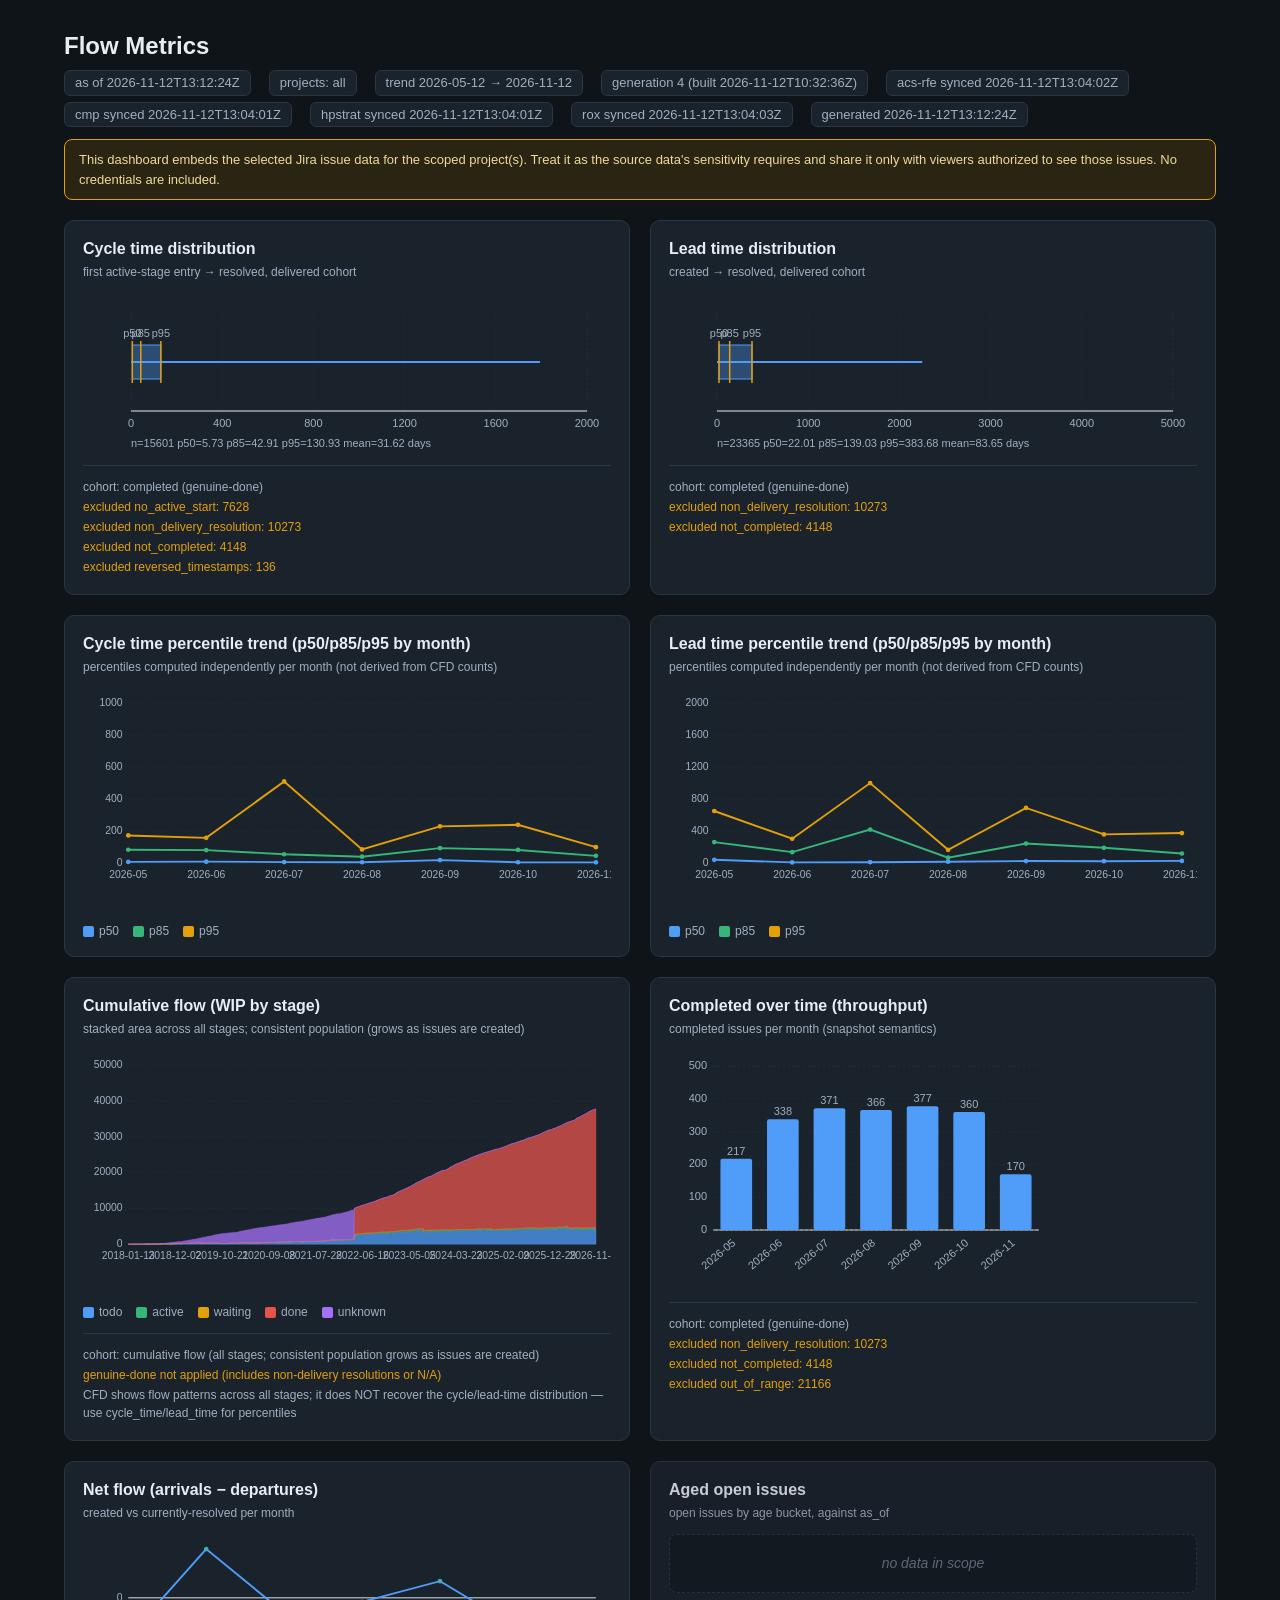
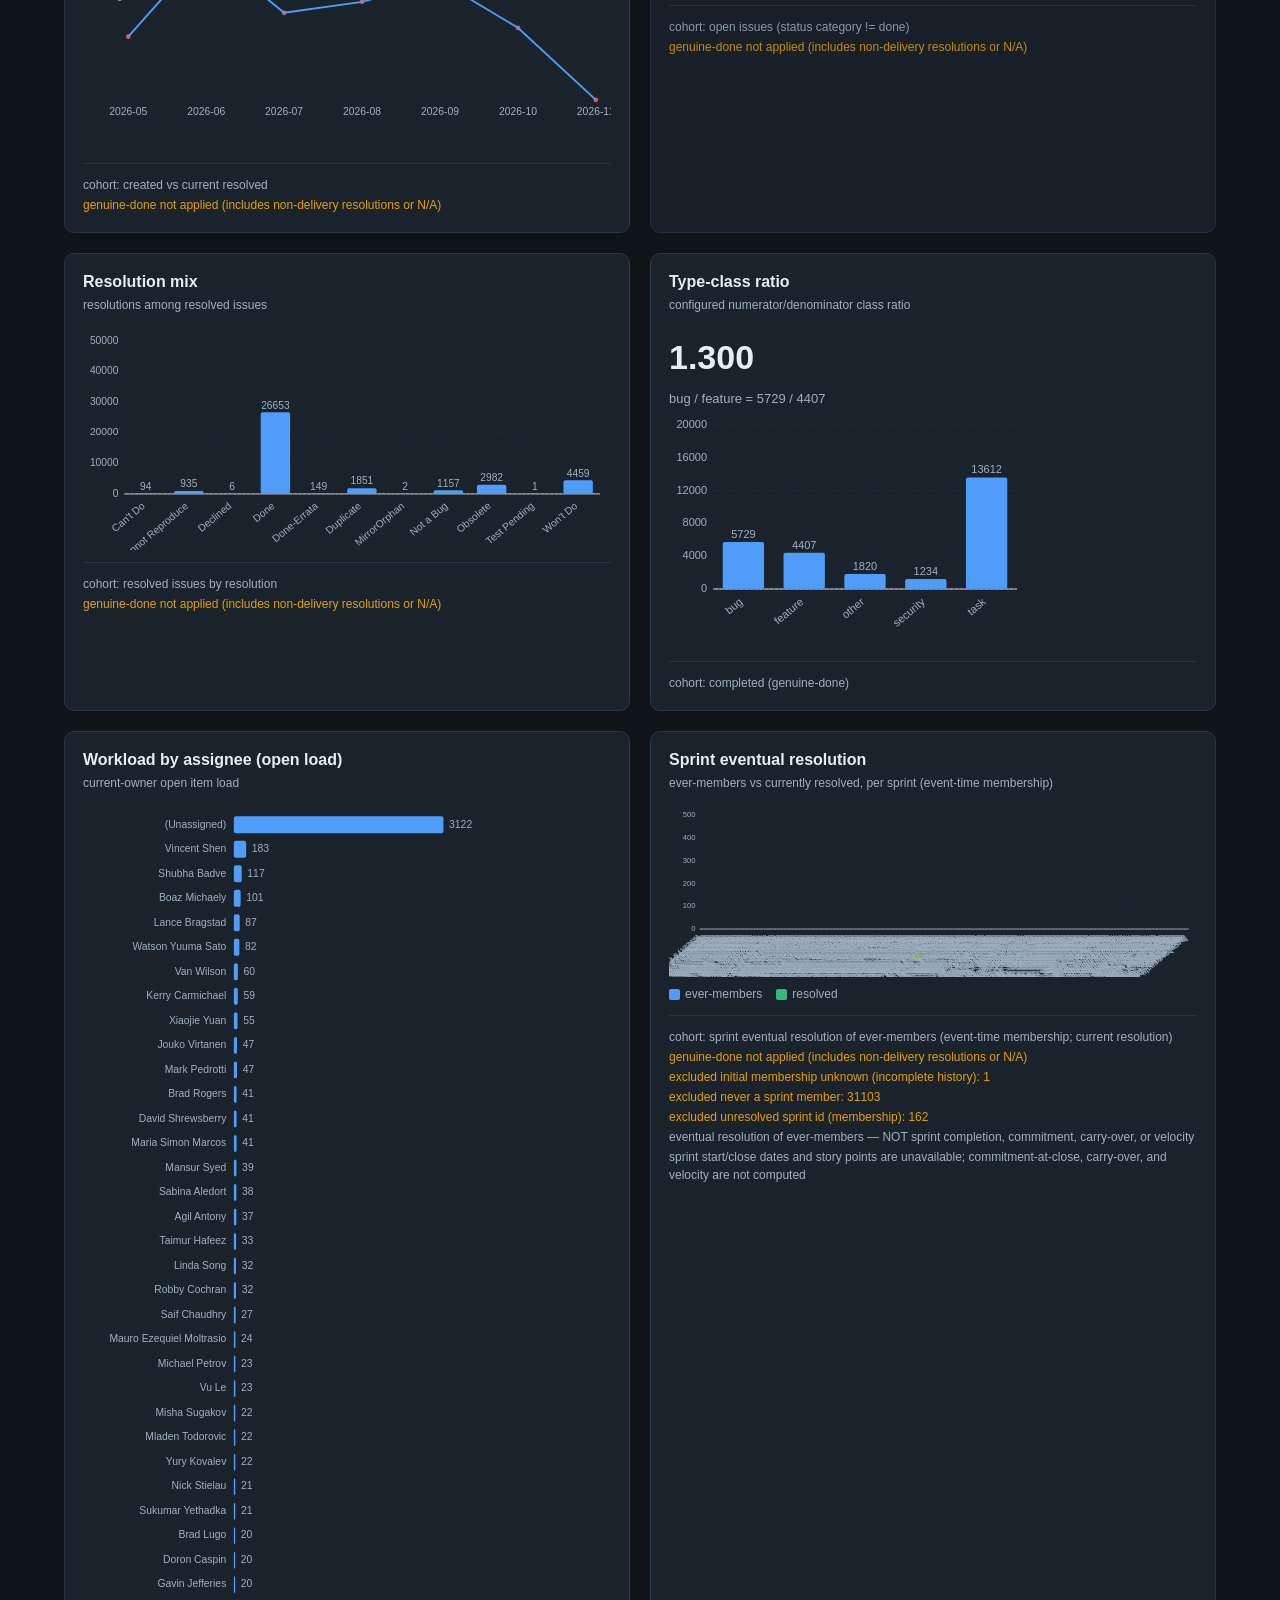
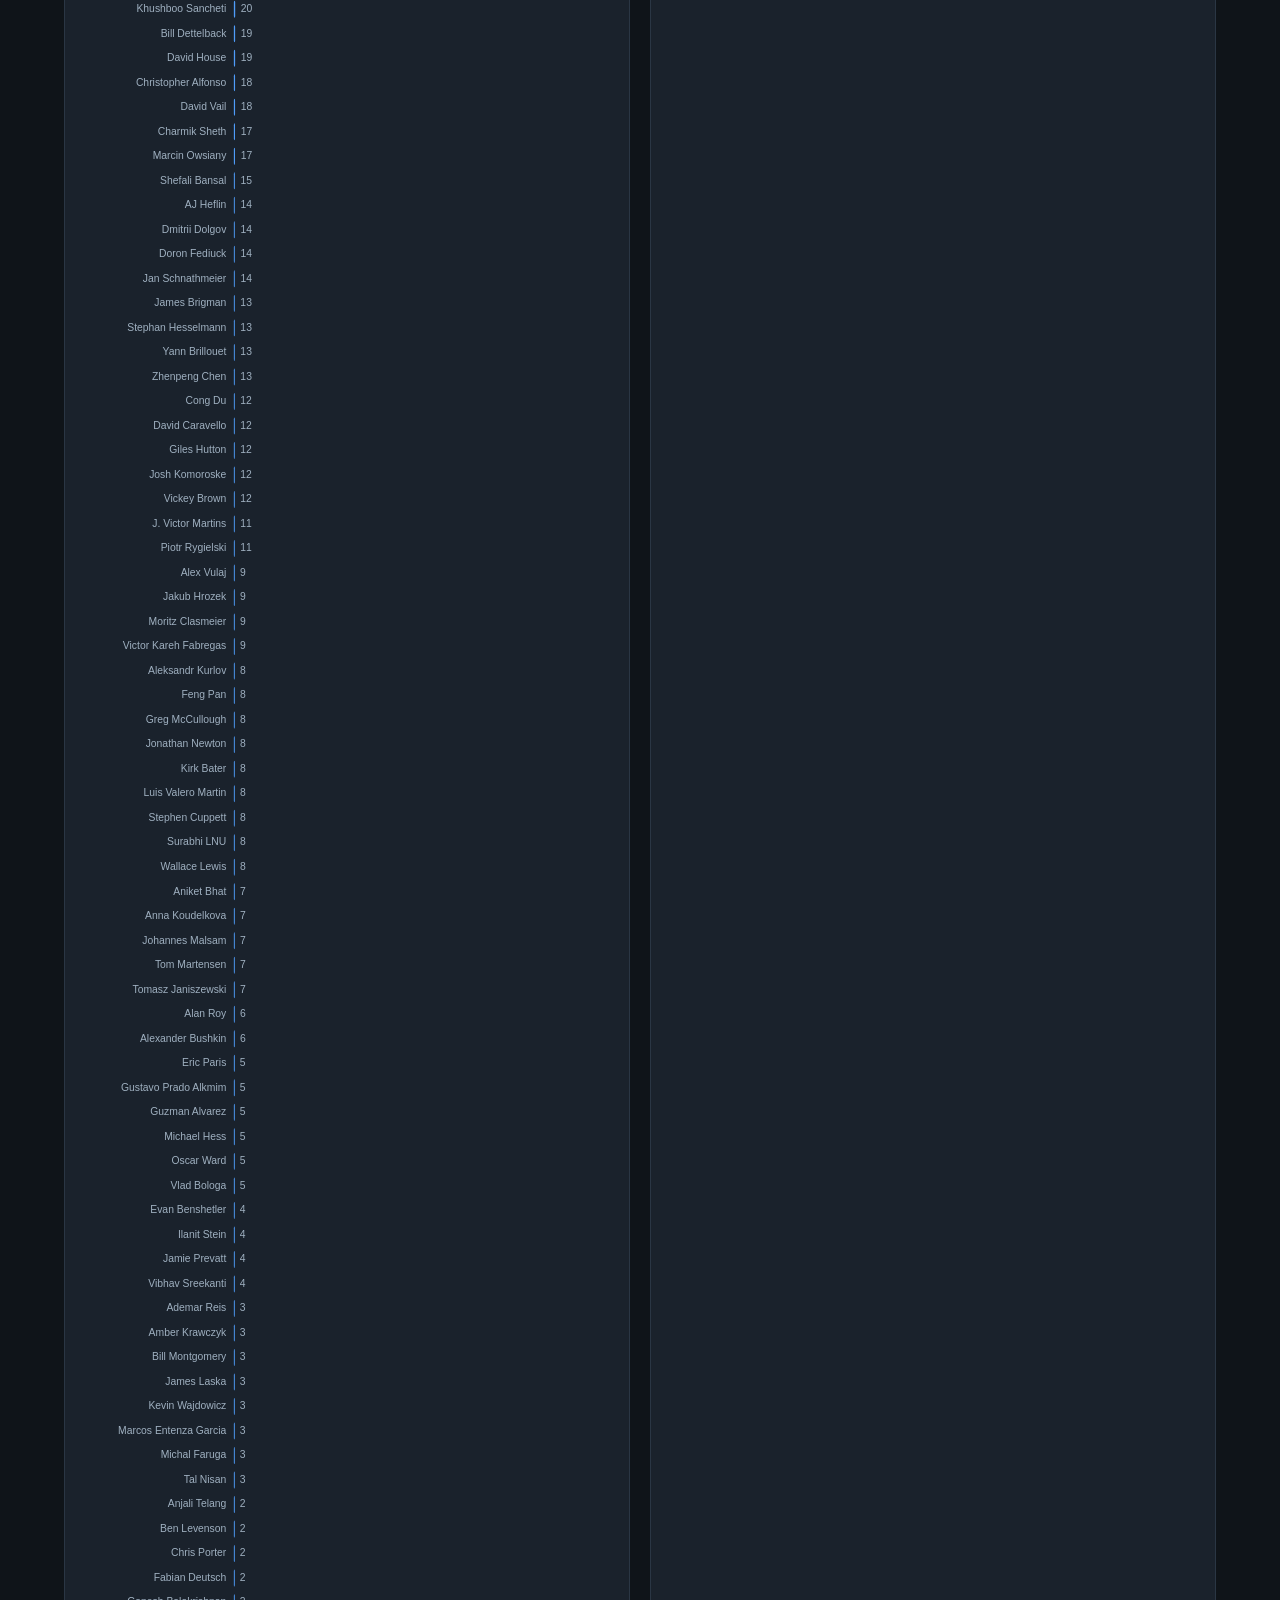
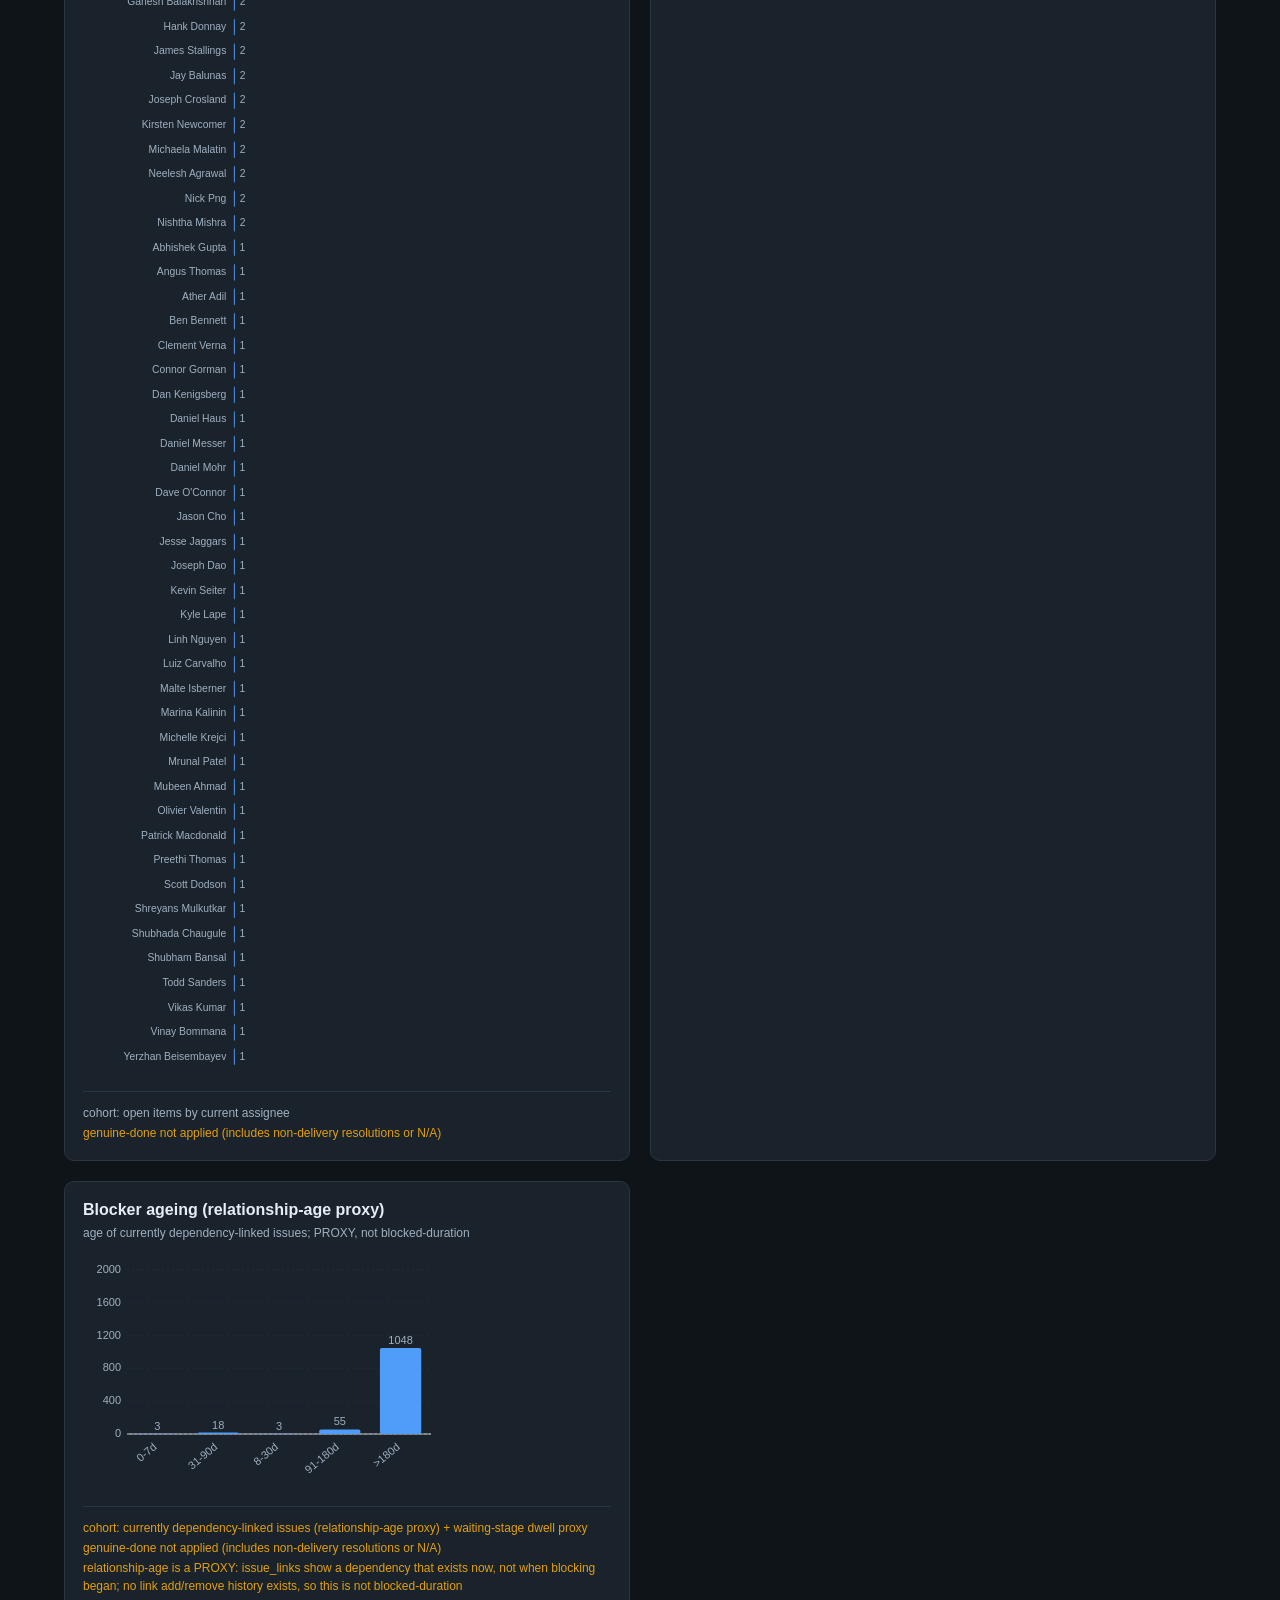
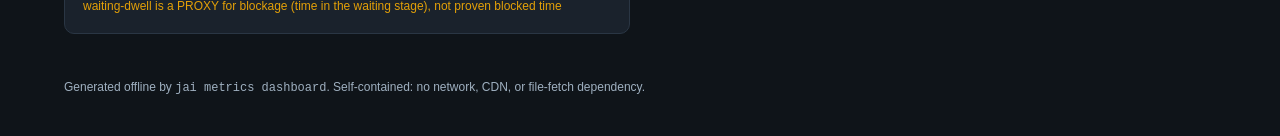
<file: dashboard.html>
<!DOCTYPE html>
<html lang="en">
<head>
<meta charset="utf-8">
<meta name="viewport" content="width=device-width, initial-scale=1">
<meta name="robots" content="noindex, nofollow">
<title>Flow Metrics Dashboard</title>
<style>
:root {
  --bg: #0f1419;
  --panel: #1a222c;
  --panel-border: #2a3644;
  --fg: #e6edf3;
  --muted: #9fb0c0;
  --accent: #4f9cf9;
  --warn: #e3a008;
  --unavailable: #6b7785;
  --grid: #2a3644;
  --c0: #4f9cf9;
  --c1: #37b679;
  --c2: #e3a008;
  --c3: #e5534b;
  --c4: #a371f7;
  --c5: #ec6cb9;
  --c6: #7ee0c0;
}

* { box-sizing: border-box; }

body {
  margin: 0;
  background: var(--bg);
  color: var(--fg);
  font: 14px/1.5 -apple-system, BlinkMacSystemFont, "Segoe UI", Roboto, Helvetica, Arial, sans-serif;
}

#dash-header, main, #dash-footer {
  max-width: 1200px;
  margin: 0 auto;
  padding: 0 24px;
}

#dash-header { padding-top: 28px; }

h1 { font-size: 24px; margin: 0 0 6px; }

.meta {
  color: var(--muted);
  font-size: 13px;
  display: flex;
  flex-wrap: wrap;
  gap: 6px 18px;
  margin-bottom: 12px;
}

.meta .pill {
  background: var(--panel);
  border: 1px solid var(--panel-border);
  border-radius: 6px;
  padding: 2px 10px;
}

.disclosure {
  background: #2a2412;
  border: 1px solid var(--warn);
  color: #f0d99a;
  border-radius: 8px;
  padding: 10px 14px;
  font-size: 13px;
  margin-bottom: 20px;
}

main {
  display: grid;
  grid-template-columns: repeat(auto-fit, minmax(420px, 1fr));
  gap: 20px;
  padding-bottom: 32px;
}

.card {
  background: var(--panel);
  border: 1px solid var(--panel-border);
  border-radius: 10px;
  padding: 16px 18px;
  display: flex;
  flex-direction: column;
  min-width: 0;
}

.card h2 { font-size: 16px; margin: 0 0 2px; }

.card .subtitle { color: var(--muted); font-size: 12px; margin: 0 0 12px; }

.card.unavailable { opacity: 0.85; }

.unavailable-msg {
  color: var(--unavailable);
  font-style: italic;
  background: #141b23;
  border: 1px dashed var(--panel-border);
  border-radius: 8px;
  padding: 18px;
  text-align: center;
}

.chart { width: 100%; overflow-x: auto; }

svg { display: block; max-width: 100%; height: auto; font-size: 11px; }

svg text { fill: var(--muted); }
svg .axis line, svg .axis path { stroke: var(--grid); }
svg .gridline { stroke: var(--grid); stroke-dasharray: 2 3; opacity: 0.5; }

.notes {
  list-style: none;
  margin: 12px 0 0;
  padding: 10px 0 0;
  border-top: 1px solid var(--panel-border);
  color: var(--muted);
  font-size: 12px;
}
.notes li { margin: 2px 0; }
.notes li.warn { color: var(--warn); }

.legend {
  display: flex;
  flex-wrap: wrap;
  gap: 4px 14px;
  margin: 8px 0 0;
  font-size: 12px;
  color: var(--muted);
}
.legend .key { display: inline-flex; align-items: center; gap: 5px; }
.legend .swatch { width: 11px; height: 11px; border-radius: 2px; display: inline-block; }

.ratio-value { font-size: 34px; font-weight: 600; color: var(--fg); margin: 6px 0; }
.ratio-detail { color: var(--muted); font-size: 13px; }

#dash-footer { color: var(--muted); font-size: 12px; padding-bottom: 28px; }

</style>
</head>
<body>
<header id="dash-header">
  <h1 id="dash-title">Flow Metrics</h1>
  <div id="dash-meta" class="meta"></div>
  <div id="dash-disclosure" class="disclosure" role="note"></div>
</header>
<main id="dash-sections"></main>
<footer id="dash-footer">
  <p>Generated offline by <code>jai metrics dashboard</code>. Self-contained: no network, CDN, or file-fetch dependency.</p>
</footer>

<!-- Embedded data: HTML-escaped JSON, parsed and rendered via textContent only (no innerHTML). -->
<script id="dashboard-data" type="application/json">
{"title":"Flow Metrics","generatedAt":"2026-11-12T13:12:24Z","asOf":"2026-11-12T13:12:24Z","projects":null,"range":{"from":"2026-05-12","to":"2026-11-12"},"build":{"generation":4,"builtAt":"2026-11-12T10:32:36Z"},"freshness":{"acs-rfe":{"lastSync":"2026-11-12T13:04:02Z"},"cmp":{"lastSync":"2026-11-12T13:04:01Z"},"hpstrat":{"lastSync":"2026-11-12T13:04:01Z"},"rox":{"lastSync":"2026-11-12T13:04:03Z"}},"disclosure":"This dashboard embeds the selected Jira issue data for the scoped project(s). Treat it as the source data's sensitivity requires and share it only with viewers authorized to see those issues. No credentials are included.","sections":[{"id":"cycle-time-dist","title":"Cycle time distribution","chart":"box","subtitle":"first active-stage entry → resolved, delivered cohort","available":true,"notes":["cohort: completed (genuine-done)","excluded no_active_start: 7628","excluded non_delivery_resolution: 10273","excluded not_completed: 4148","excluded reversed_timestamps: 136"],"data":{"count":15601,"max":1794.16,"mean":31.62,"min":0,"p50":5.73,"p85":42.91,"p95":130.93,"unit":"days"}},{"id":"lead-time-dist","title":"Lead time distribution","chart":"box","subtitle":"created → resolved, delivered cohort","available":true,"notes":["cohort: completed (genuine-done)","excluded non_delivery_resolution: 10273","excluded not_completed: 4148"],"data":{"count":23365,"max":2250.56,"mean":83.65,"min":0,"p50":22.01,"p85":139.03,"p95":383.68,"unit":"days"}},{"id":"cycle-time-trend","title":"Cycle time percentile trend (p50/p85/p95 by month)","chart":"plines","subtitle":"percentiles computed independently per month (not derived from CFD counts)","available":true,"data":{"periods":["2026-05","2026-06","2026-07","2026-08","2026-09","2026-10","2026-11"],"series":[{"name":"p50","values":[9.21,10.86,7.95,6.96,20.56,6.96,6.34]},{"name":"p85","values":[85.03,82.85,56.81,41.55,95,83.7,46.82]},{"name":"p95","values":[174.14,159.26,511.09,86.8,230.84,240.7,100.79]}],"unit":"days"}},{"id":"lead-time-trend","title":"Lead time percentile trend (p50/p85/p95 by month)","chart":"plines","subtitle":"percentiles computed independently per month (not derived from CFD counts)","available":true,"data":{"periods":["2026-05","2026-06","2026-07","2026-08","2026-09","2026-10","2026-11"],"series":[{"name":"p50","values":[44.51,11.7,14.69,20.67,29.04,26.85,31.07]},{"name":"p85","values":[265.41,140.04,421.46,70.97,247.11,194.23,123.12]},{"name":"p95","values":[653.53,307.34,1001.91,169.18,691.48,361.21,378.09]}],"unit":"days"}},{"id":"cfd","title":"Cumulative flow (WIP by stage)","chart":"cfd","subtitle":"stacked area across all stages; consistent population (grows as issues are created)","available":true,"notes":["cohort: cumulative flow (all stages; consistent population grows as issues are created)","genuine-done not applied (includes non-delivery resolutions or N/A)","CFD shows flow patterns across all stages; it does NOT recover the cycle/lead-time distribution — use cycle_time/lead_time for percentiles"],"data":{"dates":["2018-01-13","2018-01-14","2018-01-15","2018-01-16","2018-01-17","2018-01-18","2018-01-19","2018-01-20","2018-01-21","2018-01-22","2018-01-23","2018-01-24","2018-01-25","2018-01-26","2018-01-27","2018-01-28","2018-01-29","2018-01-30","2018-01-31","2018-02-01","2018-02-02","2018-02-03","2018-02-04","2018-02-05","2018-02-06","2018-02-07","2018-02-08","2018-02-09","2018-02-10","2018-02-11","2018-02-12","2018-02-13","2018-02-14","2018-02-15","2018-02-16","2018-02-17","2018-02-18","2018-02-19","2018-02-20","2018-02-21","2018-02-22","2018-02-23","2018-02-24","2018-02-25","2018-02-26","2018-02-27","2018-02-28","2018-03-01","2018-03-02","2018-03-03","2018-03-04","2018-03-05","2018-03-06","2018-03-07","2018-03-08","2018-03-09","2018-03-10","2018-03-11","2018-03-12","2018-03-13","2018-03-14","2018-03-15","2018-03-16","2018-03-17","2018-03-18","2018-03-19","2018-03-20","2018-03-21","2018-03-22","2018-03-23","2018-03-24","2018-03-25","2018-03-26","2018-03-27","2018-03-28","2018-03-29","2018-03-30","2018-03-31","2018-04-01","2018-04-02","2018-04-03","2018-04-04","2018-04-05","2018-04-06","2018-04-07","2018-04-08","2018-04-09","2018-04-10","2018-04-11","2018-04-12","2018-04-13","2018-04-14","2018-04-15","2018-04-16","2018-04-17","2018-04-18","2018-04-19","2018-04-20","2018-04-21","2018-04-22","2018-04-23","2018-04-24","2018-04-25","2018-04-26","2018-04-27","2018-04-28","2018-04-29","2018-04-30","2018-05-01","2018-05-02","2018-05-03","2018-05-04","2018-05-05","2018-05-06","2018-05-07","2018-05-08","2018-05-09","2018-05-10","2018-05-11","2018-05-12","2018-05-13","2018-05-14","2018-05-15","2018-05-16","2018-05-17","2018-05-18","2018-05-19","2018-05-20","2018-05-21","2018-05-22","2018-05-23","2018-05-24","2018-05-25","2018-05-26","2018-05-27","2018-05-28","2018-05-29","2018-05-30","2018-05-31","2018-06-01","2018-06-02","2018-06-03","2018-06-04","2018-06-05","2018-06-06","2018-06-07","2018-06-08","2018-06-09","2018-06-10","2018-06-11","2018-06-12","2018-06-13","2018-06-14","2018-06-15","2018-06-16","2018-06-17","2018-06-18","2018-06-19","2018-06-20","2018-06-21","2018-06-22","2018-06-23","2018-06-24","2018-06-25","2018-06-26","2018-06-27","2018-06-28","2018-06-29","2018-06-30","2018-07-01","2018-07-02","2018-07-03","2018-07-04","2018-07-05","2018-07-06","2018-07-07","2018-07-08","2018-07-09","2018-07-10","2018-07-11","2018-07-12","2018-07-13","2018-07-14","2018-07-15","2018-07-16","2018-07-17","2018-07-18","2018-07-19","2018-07-20","2018-07-21","2018-07-22","2018-07-23","2018-07-24","2018-07-25","2018-07-26","2018-07-27","2018-07-28","2018-07-29","2018-07-30","2018-07-31","2018-08-01","2018-08-02","2018-08-03","2018-08-04","2018-08-05","2018-08-06","2018-08-07","2018-08-08","2018-08-09","2018-08-10","2018-08-11","2018-08-12","2018-08-13","2018-08-14","2018-08-15","2018-08-16","2018-08-17","2018-08-18","2018-08-19","2018-08-20","2018-08-21","2018-08-22","2018-08-23","2018-08-24","2018-08-25","2018-08-26","2018-08-27","2018-08-28","2018-08-29","2018-08-30","2018-08-31","2018-09-01","2018-09-02","2018-09-03","2018-09-04","2018-09-05","2018-09-06","2018-09-07","2018-09-08","2018-09-09","2018-09-10","2018-09-11","2018-09-12","2018-09-13","2018-09-14","2018-09-15","2018-09-16","2018-09-17","2018-09-18","2018-09-19","2018-09-20","2018-09-21","2018-09-22","2018-09-23","2018-09-24","2018-09-25","2018-09-26","2018-09-27","2018-09-28","2018-09-29","2018-09-30","2018-10-01","2018-10-02","2018-10-03","2018-10-04","2018-10-05","2018-10-06","2018-10-07","2018-10-08","2018-10-09","2018-10-10","2018-10-11","2018-10-12","2018-10-13","2018-10-14","2018-10-15","2018-10-16","2018-10-17","2018-10-18","2018-10-19","2018-10-20","2018-10-21","2018-10-22","2018-10-23","2018-10-24","2018-10-25","2018-10-26","2018-10-27","2018-10-28","2018-10-29","2018-10-30","2018-10-31","2018-11-01","2018-11-02","2018-11-03","2018-11-04","2018-11-05","2018-11-06","2018-11-07","2018-11-08","2018-11-09","2018-11-10","2018-11-11","2018-11-12","2018-11-13","2018-11-14","2018-11-15","2018-11-16","2018-11-17","2018-11-18","2018-11-19","2018-11-20","2018-11-21","2018-11-22","2018-11-23","2018-11-24","2018-11-25","2018-11-26","2018-11-27","2018-11-28","2018-11-29","2018-11-30","2018-12-01","2018-12-02","2018-12-03","2018-12-04","2018-12-05","2018-12-06","2018-12-07","2018-12-08","2018-12-09","2018-12-10","2018-12-11","2018-12-12","2018-12-13","2018-12-14","2018-12-15","2018-12-16","2018-12-17","2018-12-18","2018-12-19","2018-12-20","2018-12-21","2018-12-22","2018-12-23","2018-12-24","2018-12-25","2018-12-26","2018-12-27","2018-12-28","2018-12-29","2018-12-30","2018-12-31","2019-01-01","2019-01-02","2019-01-03","2019-01-04","2019-01-05","2019-01-06","2019-01-07","2019-01-08","2019-01-09","2019-01-10","2019-01-11","2019-01-12","2019-01-13","2019-01-14","2019-01-15","2019-01-16","2019-01-17","2019-01-18","2019-01-19","2019-01-20","2019-01-21","2019-01-22","2019-01-23","2019-01-24","2019-01-25","2019-01-26","2019-01-27","2019-01-28","2019-01-29","2019-01-30","2019-01-31","2019-02-01","2019-02-02","2019-02-03","2019-02-04","2019-02-05","2019-02-06","2019-02-07","2019-02-08","2019-02-09","2019-02-10","2019-02-11","2019-02-12","2019-02-13","2019-02-14","2019-02-15","2019-02-16","2019-02-17","2019-02-18","2019-02-19","2019-02-20","2019-02-21","2019-02-22","2019-02-23","2019-02-24","2019-02-25","2019-02-26","2019-02-27","2019-02-28","2019-03-01","2019-03-02","2019-03-03","2019-03-04","2019-03-05","2019-03-06","2019-03-07","2019-03-08","2019-03-09","2019-03-10","2019-03-11","2019-03-12","2019-03-13","2019-03-14","2019-03-15","2019-03-16","2019-03-17","2019-03-18","2019-03-19","2019-03-20","2019-03-21","2019-03-22","2019-03-23","2019-03-24","2019-03-25","2019-03-26","2019-03-27","2019-03-28","2019-03-29","2019-03-30","2019-03-31","2019-04-01","2019-04-02","2019-04-03","2019-04-04","2019-04-05","2019-04-06","2019-04-07","2019-04-08","2019-04-09","2019-04-10","2019-04-11","2019-04-12","2019-04-13","2019-04-14","2019-04-15","2019-04-16","2019-04-17","2019-04-18","2019-04-19","2019-04-20","2019-04-21","2019-04-22","2019-04-23","2019-04-24","2019-04-25","2019-04-26","2019-04-27","2019-04-28","2019-04-29","2019-04-30","2019-05-01","2019-05-02","2019-05-03","2019-05-04","2019-05-05","2019-05-06","2019-05-07","2019-05-08","2019-05-09","2019-05-10","2019-05-11","2019-05-12","2019-05-13","2019-05-14","2019-05-15","2019-05-16","2019-05-17","2019-05-18","2019-05-19","2019-05-20","2019-05-21","2019-05-22","2019-05-23","2019-05-24","2019-05-25","2019-05-26","2019-05-27","2019-05-28","2019-05-29","2019-05-30","2019-05-31","2019-06-01","2019-06-02","2019-06-03","2019-06-04","2019-06-05","2019-06-06","2019-06-07","2019-06-08","2019-06-09","2019-06-10","2019-06-11","2019-06-12","2019-06-13","2019-06-14","2019-06-15","2019-06-16","2019-06-17","2019-06-18","2019-06-19","2019-06-20","2019-06-21","2019-06-22","2019-06-23","2019-06-24","2019-06-25","2019-06-26","2019-06-27","2019-06-28","2019-06-29","2019-06-30","2019-07-01","2019-07-02","2019-07-03","2019-07-04","2019-07-05","2019-07-06","2019-07-07","2019-07-08","2019-07-09","2019-07-10","2019-07-11","2019-07-12","2019-07-13","2019-07-14","2019-07-15","2019-07-16","2019-07-17","2019-07-18","2019-07-19","2019-07-20","2019-07-21","2019-07-22","2019-07-23","2019-07-24","2019-07-25","2019-07-26","2019-07-27","2019-07-28","2019-07-29","2019-07-30","2019-07-31","2019-08-01","2019-08-02","2019-08-03","2019-08-04","2019-08-05","2019-08-06","2019-08-07","2019-08-08","2019-08-09","2019-08-10","2019-08-11","2019-08-12","2019-08-13","2019-08-14","2019-08-15","2019-08-16","2019-08-17","2019-08-18","2019-08-19","2019-08-20","2019-08-21","2019-08-22","2019-08-23","2019-08-24","2019-08-25","2019-08-26","2019-08-27","2019-08-28","2019-08-29","2019-08-30","2019-08-31","2019-09-01","2019-09-02","2019-09-03","2019-09-04","2019-09-05","2019-09-06","2019-09-07","2019-09-08","2019-09-09","2019-09-10","2019-09-11","2019-09-12","2019-09-13","2019-09-14","2019-09-15","2019-09-16","2019-09-17","2019-09-18","2019-09-19","2019-09-20","2019-09-21","2019-09-22","2019-09-23","2019-09-24","2019-09-25","2019-09-26","2019-09-27","2019-09-28","2019-09-29","2019-09-30","2019-10-01","2019-10-02","2019-10-03","2019-10-04","2019-10-05","2019-10-06","2019-10-07","2019-10-08","2019-10-09","2019-10-10","2019-10-11","2019-10-12","2019-10-13","2019-10-14","2019-10-15","2019-10-16","2019-10-17","2019-10-18","2019-10-19","2019-10-20","2019-10-21","2019-10-22","2019-10-23","2019-10-24","2019-10-25","2019-10-26","2019-10-27","2019-10-28","2019-10-29","2019-10-30","2019-10-31","2019-11-01","2019-11-02","2019-11-03","2019-11-04","2019-11-05","2019-11-06","2019-11-07","2019-11-08","2019-11-09","2019-11-10","2019-11-11","2019-11-12","2019-11-13","2019-11-14","2019-11-15","2019-11-16","2019-11-17","2019-11-18","2019-11-19","2019-11-20","2019-11-21","2019-11-22","2019-11-23","2019-11-24","2019-11-25","2019-11-26","2019-11-27","2019-11-28","2019-11-29","2019-11-30","2019-12-01","2019-12-02","2019-12-03","2019-12-04","2019-12-05","2019-12-06","2019-12-07","2019-12-08","2019-12-09","2019-12-10","2019-12-11","2019-12-12","2019-12-13","2019-12-14","2019-12-15","2019-12-16","2019-12-17","2019-12-18","2019-12-19","2019-12-20","2019-12-21","2019-12-22","2019-12-23","2019-12-24","2019-12-25","2019-12-26","2019-12-27","2019-12-28","2019-12-29","2019-12-30","2019-12-31","2020-01-01","2020-01-02","2020-01-03","2020-01-04","2020-01-05","2020-01-06","2020-01-07","2020-01-08","2020-01-09","2020-01-10","2020-01-11","2020-01-12","2020-01-13","2020-01-14","2020-01-15","2020-01-16","2020-01-17","2020-01-18","2020-01-19","2020-01-20","2020-01-21","2020-01-22","2020-01-23","2020-01-24","2020-01-25","2020-01-26","2020-01-27","2020-01-28","2020-01-29","2020-01-30","2020-01-31","2020-02-01","2020-02-02","2020-02-03","2020-02-04","2020-02-05","2020-02-06","2020-02-07","2020-02-08","2020-02-09","2020-02-10","2020-02-11","2020-02-12","2020-02-13","2020-02-14","2020-02-15","2020-02-16","2020-02-17","2020-02-18","2020-02-19","2020-02-20","2020-02-21","2020-02-22","2020-02-23","2020-02-24","2020-02-25","2020-02-26","2020-02-27","2020-02-28","2020-02-29","2020-03-01","2020-03-02","2020-03-03","2020-03-04","2020-03-05","2020-03-06","2020-03-07","2020-03-08","2020-03-09","2020-03-10","2020-03-11","2020-03-12","2020-03-13","2020-03-14","2020-03-15","2020-03-16","2020-03-17","2020-03-18","2020-03-19","2020-03-20","2020-03-21","2020-03-22","2020-03-23","2020-03-24","2020-03-25","2020-03-26","2020-03-27","2020-03-28","2020-03-29","2020-03-30","2020-03-31","2020-04-01","2020-04-02","2020-04-03","2020-04-04","2020-04-05","2020-04-06","2020-04-07","2020-04-08","2020-04-09","2020-04-10","2020-04-11","2020-04-12","2020-04-13","2020-04-14","2020-04-15","2020-04-16","2020-04-17","2020-04-18","2020-04-19","2020-04-20","2020-04-21","2020-04-22","2020-04-23","2020-04-24","2020-04-25","2020-04-26","2020-04-27","2020-04-28","2020-04-29","2020-04-30","2020-05-01","2020-05-02","2020-05-03","2020-05-04","2020-05-05","2020-05-06","2020-05-07","2020-05-08","2020-05-09","2020-05-10","2020-05-11","2020-05-12","2020-05-13","2020-05-14","2020-05-15","2020-05-16","2020-05-17","2020-05-18","2020-05-19","2020-05-20","2020-05-21","2020-05-22","2020-05-23","2020-05-24","2020-05-25","2020-05-26","2020-05-27","2020-05-28","2020-05-29","2020-05-30","2020-05-31","2020-06-01","2020-06-02","2020-06-03","2020-06-04","2020-06-05","2020-06-06","2020-06-07","2020-06-08","2020-06-09","2020-06-10","2020-06-11","2020-06-12","2020-06-13","2020-06-14","2020-06-15","2020-06-16","2020-06-17","2020-06-18","2020-06-19","2020-06-20","2020-06-21","2020-06-22","2020-06-23","2020-06-24","2020-06-25","2020-06-26","2020-06-27","2020-06-28","2020-06-29","2020-06-30","2020-07-01","2020-07-02","2020-07-03","2020-07-04","2020-07-05","2020-07-06","2020-07-07","2020-07-08","2020-07-09","2020-07-10","2020-07-11","2020-07-12","2020-07-13","2020-07-14","2020-07-15","2020-07-16","2020-07-17","2020-07-18","2020-07-19","2020-07-20","2020-07-21","2020-07-22","2020-07-23","2020-07-24","2020-07-25","2020-07-26","2020-07-27","2020-07-28","2020-07-29","2020-07-30","2020-07-31","2020-08-01","2020-08-02","2020-08-03","2020-08-04","2020-08-05","2020-08-06","2020-08-07","2020-08-08","2020-08-09","2020-08-10","2020-08-11","2020-08-12","2020-08-13","2020-08-14","2020-08-15","2020-08-16","2020-08-17","2020-08-18","2020-08-19","2020-08-20","2020-08-21","2020-08-22","2020-08-23","2020-08-24","2020-08-25","2020-08-26","2020-08-27","2020-08-28","2020-08-29","2020-08-30","2020-08-31","2020-09-01","2020-09-02","2020-09-03","2020-09-04","2020-09-05","2020-09-06","2020-09-07","2020-09-08","2020-09-09","2020-09-10","2020-09-11","2020-09-12","2020-09-13","2020-09-14","2020-09-15","2020-09-16","2020-09-17","2020-09-18","2020-09-19","2020-09-20","2020-09-21","2020-09-22","2020-09-23","2020-09-24","2020-09-25","2020-09-26","2020-09-27","2020-09-28","2020-09-29","2020-09-30","2020-10-01","2020-10-02","2020-10-03","2020-10-04","2020-10-05","2020-10-06","2020-10-07","2020-10-08","2020-10-09","2020-10-10","2020-10-11","2020-10-12","2020-10-13","2020-10-14","2020-10-15","2020-10-16","2020-10-17","2020-10-18","2020-10-19","2020-10-20","2020-10-21","2020-10-22","2020-10-23","2020-10-24","2020-10-25","2020-10-26","2020-10-27","2020-10-28","2020-10-29","2020-10-30","2020-10-31","2020-11-01","2020-11-02","2020-11-03","2020-11-04","2020-11-05","2020-11-06","2020-11-07","2020-11-08","2020-11-09","2020-11-10","2020-11-11","2020-11-12","2020-11-13","2020-11-14","2020-11-15","2020-11-16","2020-11-17","2020-11-18","2020-11-19","2020-11-20","2020-11-21","2020-11-22","2020-11-23","2020-11-24","2020-11-25","2020-11-26","2020-11-27","2020-11-28","2020-11-29","2020-11-30","2020-12-01","2020-12-02","2020-12-03","2020-12-04","2020-12-05","2020-12-06","2020-12-07","2020-12-08","2020-12-09","2020-12-10","2020-12-11","2020-12-12","2020-12-13","2020-12-14","2020-12-15","2020-12-16","2020-12-17","2020-12-18","2020-12-19","2020-12-20","2020-12-21","2020-12-22","2020-12-23","2020-12-24","2020-12-25","2020-12-26","2020-12-27","2020-12-28","2020-12-29","2020-12-30","2020-12-31","2021-01-01","2021-01-02","2021-01-03","2021-01-04","2021-01-05","2021-01-06","2021-01-07","2021-01-08","2021-01-09","2021-01-10","2021-01-11","2021-01-12","2021-01-13","2021-01-14","2021-01-15","2021-01-16","2021-01-17","2021-01-18","2021-01-19","2021-01-20","2021-01-21","2021-01-22","2021-01-23","2021-01-24","2021-01-25","2021-01-26","2021-01-27","2021-01-28","2021-01-29","2021-01-30","2021-01-31","2021-02-01","2021-02-02","2021-02-03","2021-02-04","2021-02-05","2021-02-06","2021-02-07","2021-02-08","2021-02-09","2021-02-10","2021-02-11","2021-02-12","2021-02-13","2021-02-14","2021-02-15","2021-02-16","2021-02-17","2021-02-18","2021-02-19","2021-02-20","2021-02-21","2021-02-22","2021-02-23","2021-02-24","2021-02-25","2021-02-26","2021-02-27","2021-02-28","2021-03-01","2021-03-02","2021-03-03","2021-03-04","2021-03-05","2021-03-06","2021-03-07","2021-03-08","2021-03-09","2021-03-10","2021-03-11","2021-03-12","2021-03-13","2021-03-14","2021-03-15","2021-03-16","2021-03-17","2021-03-18","2021-03-19","2021-03-20","2021-03-21","2021-03-22","2021-03-23","2021-03-24","2021-03-25","2021-03-26","2021-03-27","2021-03-28","2021-03-29","2021-03-30","2021-03-31","2021-04-01","2021-04-02","2021-04-03","2021-04-04","2021-04-05","2021-04-06","2021-04-07","2021-04-08","2021-04-09","2021-04-10","2021-04-11","2021-04-12","2021-04-13","2021-04-14","2021-04-15","2021-04-16","2021-04-17","2021-04-18","2021-04-19","2021-04-20","2021-04-21","2021-04-22","2021-04-23","2021-04-24","2021-04-25","2021-04-26","2021-04-27","2021-04-28","2021-04-29","2021-04-30","2021-05-01","2021-05-02","2021-05-03","2021-05-04","2021-05-05","2021-05-06","2021-05-07","2021-05-08","2021-05-09","2021-05-10","2021-05-11","2021-05-12","2021-05-13","2021-05-14","2021-05-15","2021-05-16","2021-05-17","2021-05-18","2021-05-19","2021-05-20","2021-05-21","2021-05-22","2021-05-23","2021-05-24","2021-05-25","2021-05-26","2021-05-27","2021-05-28","2021-05-29","2021-05-30","2021-05-31","2021-06-01","2021-06-02","2021-06-03","2021-06-04","2021-06-05","2021-06-06","2021-06-07","2021-06-08","2021-06-09","2021-06-10","2021-06-11","2021-06-12","2021-06-13","2021-06-14","2021-06-15","2021-06-16","2021-06-17","2021-06-18","2021-06-19","2021-06-20","2021-06-21","2021-06-22","2021-06-23","2021-06-24","2021-06-25","2021-06-26","2021-06-27","2021-06-28","2021-06-29","2021-06-30","2021-07-01","2021-07-02","2021-07-03","2021-07-04","2021-07-05","2021-07-06","2021-07-07","2021-07-08","2021-07-09","2021-07-10","2021-07-11","2021-07-12","2021-07-13","2021-07-14","2021-07-15","2021-07-16","2021-07-17","2021-07-18","2021-07-19","2021-07-20","2021-07-21","2021-07-22","2021-07-23","2021-07-24","2021-07-25","2021-07-26","2021-07-27","2021-07-28","2021-07-29","2021-07-30","2021-07-31","2021-08-01","2021-08-02","2021-08-03","2021-08-04","2021-08-05","2021-08-06","2021-08-07","2021-08-08","2021-08-09","2021-08-10","2021-08-11","2021-08-12","2021-08-13","2021-08-14","2021-08-15","2021-08-16","2021-08-17","2021-08-18","2021-08-19","2021-08-20","2021-08-21","2021-08-22","2021-08-23","2021-08-24","2021-08-25","2021-08-26","2021-08-27","2021-08-28","2021-08-29","2021-08-30","2021-08-31","2021-09-01","2021-09-02","2021-09-03","2021-09-04","2021-09-05","2021-09-06","2021-09-07","2021-09-08","2021-09-09","2021-09-10","2021-09-11","2021-09-12","2021-09-13","2021-09-14","2021-09-15","2021-09-16","2021-09-17","2021-09-18","2021-09-19","2021-09-20","2021-09-21","2021-09-22","2021-09-23","2021-09-24","2021-09-25","2021-09-26","2021-09-27","2021-09-28","2021-09-29","2021-09-30","2021-10-01","2021-10-02","2021-10-03","2021-10-04","2021-10-05","2021-10-06","2021-10-07","2021-10-08","2021-10-09","2021-10-10","2021-10-11","2021-10-12","2021-10-13","2021-10-14","2021-10-15","2021-10-16","2021-10-17","2021-10-18","2021-10-19","2021-10-20","2021-10-21","2021-10-22","2021-10-23","2021-10-24","2021-10-25","2021-10-26","2021-10-27","2021-10-28","2021-10-29","2021-10-30","2021-10-31","2021-11-01","2021-11-02","2021-11-03","2021-11-04","2021-11-05","2021-11-06","2021-11-07","2021-11-08","2021-11-09","2021-11-10","2021-11-11","2021-11-12","2021-11-13","2021-11-14","2021-11-15","2021-11-16","2021-11-17","2021-11-18","2021-11-19","2021-11-20","2021-11-21","2021-11-22","2021-11-23","2021-11-24","2021-11-25","2021-11-26","2021-11-27","2021-11-28","2021-11-29","2021-11-30","2021-12-01","2021-12-02","2021-12-03","2021-12-04","2021-12-05","2021-12-06","2021-12-07","2021-12-08","2021-12-09","2021-12-10","2021-12-11","2021-12-12","2021-12-13","2021-12-14","2021-12-15","2021-12-16","2021-12-17","2021-12-18","2021-12-19","2021-12-20","2021-12-21","2021-12-22","2021-12-23","2021-12-24","2021-12-25","2021-12-26","2021-12-27","2021-12-28","2021-12-29","2021-12-30","2021-12-31","2022-01-01","2022-01-02","2022-01-03","2022-01-04","2022-01-05","2022-01-06","2022-01-07","2022-01-08","2022-01-09","2022-01-10","2022-01-11","2022-01-12","2022-01-13","2022-01-14","2022-01-15","2022-01-16","2022-01-17","2022-01-18","2022-01-19","2022-01-20","2022-01-21","2022-01-22","2022-01-23","2022-01-24","2022-01-25","2022-01-26","2022-01-27","2022-01-28","2022-01-29","2022-01-30","2022-01-31","2022-02-01","2022-02-02","2022-02-03","2022-02-04","2022-02-05","2022-02-06","2022-02-07","2022-02-08","2022-02-09","2022-02-10","2022-02-11","2022-02-12","2022-02-13","2022-02-14","2022-02-15","2022-02-16","2022-02-17","2022-02-18","2022-02-19","2022-02-20","2022-02-21","2022-02-22","2022-02-23","2022-02-24","2022-02-25","2022-02-26","2022-02-27","2022-02-28","2022-03-01","2022-03-02","2022-03-03","2022-03-04","2022-03-05","2022-03-06","2022-03-07","2022-03-08","2022-03-09","2022-03-10","2022-03-11","2022-03-12","2022-03-13","2022-03-14","2022-03-15","2022-03-16","2022-03-17","2022-03-18","2022-03-19","2022-03-20","2022-03-21","2022-03-22","2022-03-23","2022-03-24","2022-03-25","2022-03-26","2022-03-27","2022-03-28","2022-03-29","2022-03-30","2022-03-31","2022-04-01","2022-04-02","2022-04-03","2022-04-04","2022-04-05","2022-04-06","2022-04-07","2022-04-08","2022-04-09","2022-04-10","2022-04-11","2022-04-12","2022-04-13","2022-04-14","2022-04-15","2022-04-16","2022-04-17","2022-04-18","2022-04-19","2022-04-20","2022-04-21","2022-04-22","2022-04-23","2022-04-24","2022-04-25","2022-04-26","2022-04-27","2022-04-28","2022-04-29","2022-04-30","2022-05-01","2022-05-02","2022-05-03","2022-05-04","2022-05-05","2022-05-06","2022-05-07","2022-05-08","2022-05-09","2022-05-10","2022-05-11","2022-05-12","2022-05-13","2022-05-14","2022-05-15","2022-05-16","2022-05-17","2022-05-18","2022-05-19","2022-05-20","2022-05-21","2022-05-22","2022-05-23","2022-05-24","2022-05-25","2022-05-26","2022-05-27","2022-05-28","2022-05-29","2022-05-30","2022-05-31","2022-06-01","2022-06-02","2022-06-03","2022-06-04","2022-06-05","2022-06-06","2022-06-07","2022-06-08","2022-06-09","2022-06-10","2022-06-11","2022-06-12","2022-06-13","2022-06-14","2022-06-15","2022-06-16","2022-06-17","2022-06-18","2022-06-19","2022-06-20","2022-06-21","2022-06-22","2022-06-23","2022-06-24","2022-06-25","2022-06-26","2022-06-27","2022-06-28","2022-06-29","2022-06-30","2022-07-01","2022-07-02","2022-07-03","2022-07-04","2022-07-05","2022-07-06","2022-07-07","2022-07-08","2022-07-09","2022-07-10","2022-07-11","2022-07-12","2022-07-13","2022-07-14","2022-07-15","2022-07-16","2022-07-17","2022-07-18","2022-07-19","2022-07-20","2022-07-21","2022-07-22","2022-07-23","2022-07-24","2022-07-25","2022-07-26","2022-07-27","2022-07-28","2022-07-29","2022-07-30","2022-07-31","2022-08-01","2022-08-02","2022-08-03","2022-08-04","2022-08-05","2022-08-06","2022-08-07","2022-08-08","2022-08-09","2022-08-10","2022-08-11","2022-08-12","2022-08-13","2022-08-14","2022-08-15","2022-08-16","2022-08-17","2022-08-18","2022-08-19","2022-08-20","2022-08-21","2022-08-22","2022-08-23","2022-08-24","2022-08-25","2022-08-26","2022-08-27","2022-08-28","2022-08-29","2022-08-30","2022-08-31","2022-09-01","2022-09-02","2022-09-03","2022-09-04","2022-09-05","2022-09-06","2022-09-07","2022-09-08","2022-09-09","2022-09-10","2022-09-11","2022-09-12","2022-09-13","2022-09-14","2022-09-15","2022-09-16","2022-09-17","2022-09-18","2022-09-19","2022-09-20","2022-09-21","2022-09-22","2022-09-23","2022-09-24","2022-09-25","2022-09-26","2022-09-27","2022-09-28","2022-09-29","2022-09-30","2022-10-01","2022-10-02","2022-10-03","2022-10-04","2022-10-05","2022-10-06","2022-10-07","2022-10-08","2022-10-09","2022-10-10","2022-10-11","2022-10-12","2022-10-13","2022-10-14","2022-10-15","2022-10-16","2022-10-17","2022-10-18","2022-10-19","2022-10-20","2022-10-21","2022-10-22","2022-10-23","2022-10-24","2022-10-25","2022-10-26","2022-10-27","2022-10-28","2022-10-29","2022-10-30","2022-10-31","2022-11-01","2022-11-02","2022-11-03","2022-11-04","2022-11-05","2022-11-06","2022-11-07","2022-11-08","2022-11-09","2022-11-10","2022-11-11","2022-11-12","2022-11-13","2022-11-14","2022-11-15","2022-11-16","2022-11-17","2022-11-18","2022-11-19","2022-11-20","2022-11-21","2022-11-22","2022-11-23","2022-11-24","2022-11-25","2022-11-26","2022-11-27","2022-11-28","2022-11-29","2022-11-30","2022-12-01","2022-12-02","2022-12-03","2022-12-04","2022-12-05","2022-12-06","2022-12-07","2022-12-08","2022-12-09","2022-12-10","2022-12-11","2022-12-12","2022-12-13","2022-12-14","2022-12-15","2022-12-16","2022-12-17","2022-12-18","2022-12-19","2022-12-20","2022-12-21","2022-12-22","2022-12-23","2022-12-24","2022-12-25","2022-12-26","2022-12-27","2022-12-28","2022-12-29","2022-12-30","2022-12-31","2023-01-01","2023-01-02","2023-01-03","2023-01-04","2023-01-05","2023-01-06","2023-01-07","2023-01-08","2023-01-09","2023-01-10","2023-01-11","2023-01-12","2023-01-13","2023-01-14","2023-01-15","2023-01-16","2023-01-17","2023-01-18","2023-01-19","2023-01-20","2023-01-21","2023-01-22","2023-01-23","2023-01-24","2023-01-25","2023-01-26","2023-01-27","2023-01-28","2023-01-29","2023-01-30","2023-01-31","2023-02-01","2023-02-02","2023-02-03","2023-02-04","2023-02-05","2023-02-06","2023-02-07","2023-02-08","2023-02-09","2023-02-10","2023-02-11","2023-02-12","2023-02-13","2023-02-14","2023-02-15","2023-02-16","2023-02-17","2023-02-18","2023-02-19","2023-02-20","2023-02-21","2023-02-22","2023-02-23","2023-02-24","2023-02-25","2023-02-26","2023-02-27","2023-02-28","2023-03-01","2023-03-02","2023-03-03","2023-03-04","2023-03-05","2023-03-06","2023-03-07","2023-03-08","2023-03-09","2023-03-10","2023-03-11","2023-03-12","2023-03-13","2023-03-14","2023-03-15","2023-03-16","2023-03-17","2023-03-18","2023-03-19","2023-03-20","2023-03-21","2023-03-22","2023-03-23","2023-03-24","2023-03-25","2023-03-26","2023-03-27","2023-03-28","2023-03-29","2023-03-30","2023-03-31","2023-04-01","2023-04-02","2023-04-03","2023-04-04","2023-04-05","2023-04-06","2023-04-07","2023-04-08","2023-04-09","2023-04-10","2023-04-11","2023-04-12","2023-04-13","2023-04-14","2023-04-15","2023-04-16","2023-04-17","2023-04-18","2023-04-19","2023-04-20","2023-04-21","2023-04-22","2023-04-23","2023-04-24","2023-04-25","2023-04-26","2023-04-27","2023-04-28","2023-04-29","2023-04-30","2023-05-01","2023-05-02","2023-05-03","2023-05-04","2023-05-05","2023-05-06","2023-05-07","2023-05-08","2023-05-09","2023-05-10","2023-05-11","2023-05-12","2023-05-13","2023-05-14","2023-05-15","2023-05-16","2023-05-17","2023-05-18","2023-05-19","2023-05-20","2023-05-21","2023-05-22","2023-05-23","2023-05-24","2023-05-25","2023-05-26","2023-05-27","2023-05-28","2023-05-29","2023-05-30","2023-05-31","2023-06-01","2023-06-02","2023-06-03","2023-06-04","2023-06-05","2023-06-06","2023-06-07","2023-06-08","2023-06-09","2023-06-10","2023-06-11","2023-06-12","2023-06-13","2023-06-14","2023-06-15","2023-06-16","2023-06-17","2023-06-18","2023-06-19","2023-06-20","2023-06-21","2023-06-22","2023-06-23","2023-06-24","2023-06-25","2023-06-26","2023-06-27","2023-06-28","2023-06-29","2023-06-30","2023-07-01","2023-07-02","2023-07-03","2023-07-04","2023-07-05","2023-07-06","2023-07-07","2023-07-08","2023-07-09","2023-07-10","2023-07-11","2023-07-12","2023-07-13","2023-07-14","2023-07-15","2023-07-16","2023-07-17","2023-07-18","2023-07-19","2023-07-20","2023-07-21","2023-07-22","2023-07-23","2023-07-24","2023-07-25","2023-07-26","2023-07-27","2023-07-28","2023-07-29","2023-07-30","2023-07-31","2023-08-01","2023-08-02","2023-08-03","2023-08-04","2023-08-05","2023-08-06","2023-08-07","2023-08-08","2023-08-09","2023-08-10","2023-08-11","2023-08-12","2023-08-13","2023-08-14","2023-08-15","2023-08-16","2023-08-17","2023-08-18","2023-08-19","2023-08-20","2023-08-21","2023-08-22","2023-08-23","2023-08-24","2023-08-25","2023-08-26","2023-08-27","2023-08-28","2023-08-29","2023-08-30","2023-08-31","2023-09-01","2023-09-02","2023-09-03","2023-09-04","2023-09-05","2023-09-06","2023-09-07","2023-09-08","2023-09-09","2023-09-10","2023-09-11","2023-09-12","2023-09-13","2023-09-14","2023-09-15","2023-09-16","2023-09-17","2023-09-18","2023-09-19","2023-09-20","2023-09-21","2023-09-22","2023-09-23","2023-09-24","2023-09-25","2023-09-26","2023-09-27","2023-09-28","2023-09-29","2023-09-30","2023-10-01","2023-10-02","2023-10-03","2023-10-04","2023-10-05","2023-10-06","2023-10-07","2023-10-08","2023-10-09","2023-10-10","2023-10-11","2023-10-12","2023-10-13","2023-10-14","2023-10-15","2023-10-16","2023-10-17","2023-10-18","2023-10-19","2023-10-20","2023-10-21","2023-10-22","2023-10-23","2023-10-24","2023-10-25","2023-10-26","2023-10-27","2023-10-28","2023-10-29","2023-10-30","2023-10-31","2023-11-01","2023-11-02","2023-11-03","2023-11-04","2023-11-05","2023-11-06","2023-11-07","2023-11-08","2023-11-09","2023-11-10","2023-11-11","2023-11-12","2023-11-13","2023-11-14","2023-11-15","2023-11-16","2023-11-17","2023-11-18","2023-11-19","2023-11-20","2023-11-21","2023-11-22","2023-11-23","2023-11-24","2023-11-25","2023-11-26","2023-11-27","2023-11-28","2023-11-29","2023-11-30","2023-12-01","2023-12-02","2023-12-03","2023-12-04","2023-12-05","2023-12-06","2023-12-07","2023-12-08","2023-12-09","2023-12-10","2023-12-11","2023-12-12","2023-12-13","2023-12-14","2023-12-15","2023-12-16","2023-12-17","2023-12-18","2023-12-19","2023-12-20","2023-12-21","2023-12-22","2023-12-23","2023-12-24","2023-12-25","2023-12-26","2023-12-27","2023-12-28","2023-12-29","2023-12-30","2023-12-31","2024-01-01","2024-01-02","2024-01-03","2024-01-04","2024-01-05","2024-01-06","2024-01-07","2024-01-08","2024-01-09","2024-01-10","2024-01-11","2024-01-12","2024-01-13","2024-01-14","2024-01-15","2024-01-16","2024-01-17","2024-01-18","2024-01-19","2024-01-20","2024-01-21","2024-01-22","2024-01-23","2024-01-24","2024-01-25","2024-01-26","2024-01-27","2024-01-28","2024-01-29","2024-01-30","2024-01-31","2024-02-01","2024-02-02","2024-02-03","2024-02-04","2024-02-05","2024-02-06","2024-02-07","2024-02-08","2024-02-09","2024-02-10","2024-02-11","2024-02-12","2024-02-13","2024-02-14","2024-02-15","2024-02-16","2024-02-17","2024-02-18","2024-02-19","2024-02-20","2024-02-21","2024-02-22","2024-02-23","2024-02-24","2024-02-25","2024-02-26","2024-02-27","2024-02-28","2024-02-29","2024-03-01","2024-03-02","2024-03-03","2024-03-04","2024-03-05","2024-03-06","2024-03-07","2024-03-08","2024-03-09","2024-03-10","2024-03-11","2024-03-12","2024-03-13","2024-03-14","2024-03-15","2024-03-16","2024-03-17","2024-03-18","2024-03-19","2024-03-20","2024-03-21","2024-03-22","2024-03-23","2024-03-24","2024-03-25","2024-03-26","2024-03-27","2024-03-28","2024-03-29","2024-03-30","2024-03-31","2024-04-01","2024-04-02","2024-04-03","2024-04-04","2024-04-05","2024-04-06","2024-04-07","2024-04-08","2024-04-09","2024-04-10","2024-04-11","2024-04-12","2024-04-13","2024-04-14","2024-04-15","2024-04-16","2024-04-17","2024-04-18","2024-04-19","2024-04-20","2024-04-21","2024-04-22","2024-04-23","2024-04-24","2024-04-25","2024-04-26","2024-04-27","2024-04-28","2024-04-29","2024-04-30","2024-05-01","2024-05-02","2024-05-03","2024-05-04","2024-05-05","2024-05-06","2024-05-07","2024-05-08","2024-05-09","2024-05-10","2024-05-11","2024-05-12","2024-05-13","2024-05-14","2024-05-15","2024-05-16","2024-05-17","2024-05-18","2024-05-19","2024-05-20","2024-05-21","2024-05-22","2024-05-23","2024-05-24","2024-05-25","2024-05-26","2024-05-27","2024-05-28","2024-05-29","2024-05-30","2024-05-31","2024-06-01","2024-06-02","2024-06-03","2024-06-04","2024-06-05","2024-06-06","2024-06-07","2024-06-08","2024-06-09","2024-06-10","2024-06-11","2024-06-12","2024-06-13","2024-06-14","2024-06-15","2024-06-16","2024-06-17","2024-06-18","2024-06-19","2024-06-20","2024-06-21","2024-06-22","2024-06-23","2024-06-24","2024-06-25","2024-06-26","2024-06-27","2024-06-28","2024-06-29","2024-06-30","2024-07-01","2024-07-02","2024-07-03","2024-07-04","2024-07-05","2024-07-06","2024-07-07","2024-07-08","2024-07-09","2024-07-10","2024-07-11","2024-07-12","2024-07-13","2024-07-14","2024-07-15","2024-07-16","2024-07-17","2024-07-18","2024-07-19","2024-07-20","2024-07-21","2024-07-22","2024-07-23","2024-07-24","2024-07-25","2024-07-26","2024-07-27","2024-07-28","2024-07-29","2024-07-30","2024-07-31","2024-08-01","2024-08-02","2024-08-03","2024-08-04","2024-08-05","2024-08-06","2024-08-07","2024-08-08","2024-08-09","2024-08-10","2024-08-11","2024-08-12","2024-08-13","2024-08-14","2024-08-15","2024-08-16","2024-08-17","2024-08-18","2024-08-19","2024-08-20","2024-08-21","2024-08-22","2024-08-23","2024-08-24","2024-08-25","2024-08-26","2024-08-27","2024-08-28","2024-08-29","2024-08-30","2024-08-31","2024-09-01","2024-09-02","2024-09-03","2024-09-04","2024-09-05","2024-09-06","2024-09-07","2024-09-08","2024-09-09","2024-09-10","2024-09-11","2024-09-12","2024-09-13","2024-09-14","2024-09-15","2024-09-16","2024-09-17","2024-09-18","2024-09-19","2024-09-20","2024-09-21","2024-09-22","2024-09-23","2024-09-24","2024-09-25","2024-09-26","2024-09-27","2024-09-28","2024-09-29","2024-09-30","2024-10-01","2024-10-02","2024-10-03","2024-10-04","2024-10-05","2024-10-06","2024-10-07","2024-10-08","2024-10-09","2024-10-10","2024-10-11","2024-10-12","2024-10-13","2024-10-14","2024-10-15","2024-10-16","2024-10-17","2024-10-18","2024-10-19","2024-10-20","2024-10-21","2024-10-22","2024-10-23","2024-10-24","2024-10-25","2024-10-26","2024-10-27","2024-10-28","2024-10-29","2024-10-30","2024-10-31","2024-11-01","2024-11-02","2024-11-03","2024-11-04","2024-11-05","2024-11-06","2024-11-07","2024-11-08","2024-11-09","2024-11-10","2024-11-11","2024-11-12","2024-11-13","2024-11-14","2024-11-15","2024-11-16","2024-11-17","2024-11-18","2024-11-19","2024-11-20","2024-11-21","2024-11-22","2024-11-23","2024-11-24","2024-11-25","2024-11-26","2024-11-27","2024-11-28","2024-11-29","2024-11-30","2024-12-01","2024-12-02","2024-12-03","2024-12-04","2024-12-05","2024-12-06","2024-12-07","2024-12-08","2024-12-09","2024-12-10","2024-12-11","2024-12-12","2024-12-13","2024-12-14","2024-12-15","2024-12-16","2024-12-17","2024-12-18","2024-12-19","2024-12-20","2024-12-21","2024-12-22","2024-12-23","2024-12-24","2024-12-25","2024-12-26","2024-12-27","2024-12-28","2024-12-29","2024-12-30","2024-12-31","2025-01-01","2025-01-02","2025-01-03","2025-01-04","2025-01-05","2025-01-06","2025-01-07","2025-01-08","2025-01-09","2025-01-10","2025-01-11","2025-01-12","2025-01-13","2025-01-14","2025-01-15","2025-01-16","2025-01-17","2025-01-18","2025-01-19","2025-01-20","2025-01-21","2025-01-22","2025-01-23","2025-01-24","2025-01-25","2025-01-26","2025-01-27","2025-01-28","2025-01-29","2025-01-30","2025-01-31","2025-02-01","2025-02-02","2025-02-03","2025-02-04","2025-02-05","2025-02-06","2025-02-07","2025-02-08","2025-02-09","2025-02-10","2025-02-11","2025-02-12","2025-02-13","2025-02-14","2025-02-15","2025-02-16","2025-02-17","2025-02-18","2025-02-19","2025-02-20","2025-02-21","2025-02-22","2025-02-23","2025-02-24","2025-02-25","2025-02-26","2025-02-27","2025-02-28","2025-03-01","2025-03-02","2025-03-03","2025-03-04","2025-03-05","2025-03-06","2025-03-07","2025-03-08","2025-03-09","2025-03-10","2025-03-11","2025-03-12","2025-03-13","2025-03-14","2025-03-15","2025-03-16","2025-03-17","2025-03-18","2025-03-19","2025-03-20","2025-03-21","2025-03-22","2025-03-23","2025-03-24","2025-03-25","2025-03-26","2025-03-27","2025-03-28","2025-03-29","2025-03-30","2025-03-31","2025-04-01","2025-04-02","2025-04-03","2025-04-04","2025-04-05","2025-04-06","2025-04-07","2025-04-08","2025-04-09","2025-04-10","2025-04-11","2025-04-12","2025-04-13","2025-04-14","2025-04-15","2025-04-16","2025-04-17","2025-04-18","2025-04-19","2025-04-20","2025-04-21","2025-04-22","2025-04-23","2025-04-24","2025-04-25","2025-04-26","2025-04-27","2025-04-28","2025-04-29","2025-04-30","2025-05-01","2025-05-02","2025-05-03","2025-05-04","2025-05-05","2025-05-06","2025-05-07","2025-05-08","2025-05-09","2025-05-10","2025-05-11","2025-05-12","2025-05-13","2025-05-14","2025-05-15","2025-05-16","2025-05-17","2025-05-18","2025-05-19","2025-05-20","2025-05-21","2025-05-22","2025-05-23","2025-05-24","2025-05-25","2025-05-26","2025-05-27","2025-05-28","2025-05-29","2025-05-30","2025-05-31","2025-06-01","2025-06-02","2025-06-03","2025-06-04","2025-06-05","2025-06-06","2025-06-07","2025-06-08","2025-06-09","2025-06-10","2025-06-11","2025-06-12","2025-06-13","2025-06-14","2025-06-15","2025-06-16","2025-06-17","2025-06-18","2025-06-19","2025-06-20","2025-06-21","2025-06-22","2025-06-23","2025-06-24","2025-06-25","2025-06-26","2025-06-27","2025-06-28","2025-06-29","2025-06-30","2025-07-01","2025-07-02","2025-07-03","2025-07-04","2025-07-05","2025-07-06","2025-07-07","2025-07-08","2025-07-09","2025-07-10","2025-07-11","2025-07-12","2025-07-13","2025-07-14","2025-07-15","2025-07-16","2025-07-17","2025-07-18","2025-07-19","2025-07-20","2025-07-21","2025-07-22","2025-07-23","2025-07-24","2025-07-25","2025-07-26","2025-07-27","2025-07-28","2025-07-29","2025-07-30","2025-07-31","2025-08-01","2025-08-02","2025-08-03","2025-08-04","2025-08-05","2025-08-06","2025-08-07","2025-08-08","2025-08-09","2025-08-10","2025-08-11","2025-08-12","2025-08-13","2025-08-14","2025-08-15","2025-08-16","2025-08-17","2025-08-18","2025-08-19","2025-08-20","2025-08-21","2025-08-22","2025-08-23","2025-08-24","2025-08-25","2025-08-26","2025-08-27","2025-08-28","2025-08-29","2025-08-30","2025-08-31","2025-09-01","2025-09-02","2025-09-03","2025-09-04","2025-09-05","2025-09-06","2025-09-07","2025-09-08","2025-09-09","2025-09-10","2025-09-11","2025-09-12","2025-09-13","2025-09-14","2025-09-15","2025-09-16","2025-09-17","2025-09-18","2025-09-19","2025-09-20","2025-09-21","2025-09-22","2025-09-23","2025-09-24","2025-09-25","2025-09-26","2025-09-27","2025-09-28","2025-09-29","2025-09-30","2025-10-01","2025-10-02","2025-10-03","2025-10-04","2025-10-05","2025-10-06","2025-10-07","2025-10-08","2025-10-09","2025-10-10","2025-10-11","2025-10-12","2025-10-13","2025-10-14","2025-10-15","2025-10-16","2025-10-17","2025-10-18","2025-10-19","2025-10-20","2025-10-21","2025-10-22","2025-10-23","2025-10-24","2025-10-25","2025-10-26","2025-10-27","2025-10-28","2025-10-29","2025-10-30","2025-10-31","2025-11-01","2025-11-02","2025-11-03","2025-11-04","2025-11-05","2025-11-06","2025-11-07","2025-11-08","2025-11-09","2025-11-10","2025-11-11","2025-11-12","2025-11-13","2025-11-14","2025-11-15","2025-11-16","2025-11-17","2025-11-18","2025-11-19","2025-11-20","2025-11-21","2025-11-22","2025-11-23","2025-11-24","2025-11-25","2025-11-26","2025-11-27","2025-11-28","2025-11-29","2025-11-30","2025-12-01","2025-12-02","2025-12-03","2025-12-04","2025-12-05","2025-12-06","2025-12-07","2025-12-08","2025-12-09","2025-12-10","2025-12-11","2025-12-12","2025-12-13","2025-12-14","2025-12-15","2025-12-16","2025-12-17","2025-12-18","2025-12-19","2025-12-20","2025-12-21","2025-12-22","2025-12-23","2025-12-24","2025-12-25","2025-12-26","2025-12-27","2025-12-28","2025-12-29","2025-12-30","2025-12-31","2026-01-01","2026-01-02","2026-01-03","2026-01-04","2026-01-05","2026-01-06","2026-01-07","2026-01-08","2026-01-09","2026-01-10","2026-01-11","2026-01-12","2026-01-13","2026-01-14","2026-01-15","2026-01-16","2026-01-17","2026-01-18","2026-01-19","2026-01-20","2026-01-21","2026-01-22","2026-01-23","2026-01-24","2026-01-25","2026-01-26","2026-01-27","2026-01-28","2026-01-29","2026-01-30","2026-01-31","2026-02-01","2026-02-02","2026-02-03","2026-02-04","2026-02-05","2026-02-06","2026-02-07","2026-02-08","2026-02-09","2026-02-10","2026-02-11","2026-02-12","2026-02-13","2026-02-14","2026-02-15","2026-02-16","2026-02-17","2026-02-18","2026-02-19","2026-02-20","2026-02-21","2026-02-22","2026-02-23","2026-02-24","2026-02-25","2026-02-26","2026-02-27","2026-02-28","2026-03-01","2026-03-02","2026-03-03","2026-03-04","2026-03-05","2026-03-06","2026-03-07","2026-03-08","2026-03-09","2026-03-10","2026-03-11","2026-03-12","2026-03-13","2026-03-14","2026-03-15","2026-03-16","2026-03-17","2026-03-18","2026-03-19","2026-03-20","2026-03-21","2026-03-22","2026-03-23","2026-03-24","2026-03-25","2026-03-26","2026-03-27","2026-03-28","2026-03-29","2026-03-30","2026-03-31","2026-04-01","2026-04-02","2026-04-03","2026-04-04","2026-04-05","2026-04-06","2026-04-07","2026-04-08","2026-04-09","2026-04-10","2026-04-11","2026-04-12","2026-04-13","2026-04-14","2026-04-15","2026-04-16","2026-04-17","2026-04-18","2026-04-19","2026-04-20","2026-04-21","2026-04-22","2026-04-23","2026-04-24","2026-04-25","2026-04-26","2026-04-27","2026-04-28","2026-04-29","2026-04-30","2026-05-01","2026-05-02","2026-05-03","2026-05-04","2026-05-05","2026-05-06","2026-05-07","2026-05-08","2026-05-09","2026-05-10","2026-05-11","2026-05-12","2026-05-13","2026-05-14","2026-05-15","2026-05-16","2026-05-17","2026-05-18","2026-05-19","2026-05-20","2026-05-21","2026-05-22","2026-05-23","2026-05-24","2026-05-25","2026-05-26","2026-05-27","2026-05-28","2026-05-29","2026-05-30","2026-05-31","2026-06-01","2026-06-02","2026-06-03","2026-06-04","2026-06-05","2026-06-06","2026-06-07","2026-06-08","2026-06-09","2026-06-10","2026-06-11","2026-06-12","2026-06-13","2026-06-14","2026-06-15","2026-06-16","2026-06-17","2026-06-18","2026-06-19","2026-06-20","2026-06-21","2026-06-22","2026-06-23","2026-06-24","2026-06-25","2026-06-26","2026-06-27","2026-06-28","2026-06-29","2026-06-30","2026-07-01","2026-07-02","2026-07-03","2026-07-04","2026-07-05","2026-07-06","2026-07-07","2026-07-08","2026-07-09","2026-07-10","2026-07-11","2026-07-12","2026-07-13","2026-07-14","2026-07-15","2026-07-16","2026-07-17","2026-07-18","2026-07-19","2026-07-20","2026-07-21","2026-07-22","2026-07-23","2026-07-24","2026-07-25","2026-07-26","2026-07-27","2026-07-28","2026-07-29","2026-07-30","2026-07-31","2026-08-01","2026-08-02","2026-08-03","2026-08-04","2026-08-05","2026-08-06","2026-08-07","2026-08-08","2026-08-09","2026-08-10","2026-08-11","2026-08-12","2026-08-13","2026-08-14","2026-08-15","2026-08-16","2026-08-17","2026-08-18","2026-08-19","2026-08-20","2026-08-21","2026-08-22","2026-08-23","2026-08-24","2026-08-25","2026-08-26","2026-08-27","2026-08-28","2026-08-29","2026-08-30","2026-08-31","2026-09-01","2026-09-02","2026-09-03","2026-09-04","2026-09-05","2026-09-06","2026-09-07","2026-09-08","2026-09-09","2026-09-10","2026-09-11","2026-09-12","2026-09-13","2026-09-14","2026-09-15","2026-09-16","2026-09-17","2026-09-18","2026-09-19","2026-09-20","2026-09-21","2026-09-22","2026-09-23","2026-09-24","2026-09-25","2026-09-26","2026-09-27","2026-09-28","2026-09-29","2026-09-30","2026-10-01","2026-10-02","2026-10-03","2026-10-04","2026-10-05","2026-10-06","2026-10-07","2026-10-08","2026-10-09","2026-10-10","2026-10-11","2026-10-12","2026-10-13","2026-10-14","2026-10-15","2026-10-16","2026-10-17","2026-10-18","2026-10-19","2026-10-20","2026-10-21","2026-10-22","2026-10-23","2026-10-24","2026-10-25","2026-10-26","2026-10-27","2026-10-28","2026-10-29","2026-10-30","2026-10-31","2026-11-01","2026-11-02","2026-11-03","2026-11-04","2026-11-05","2026-11-06","2026-11-07","2026-11-08","2026-11-09","2026-11-10","2026-11-11","2026-11-12"],"series":[{"name":"todo","values":[1,1,1,1,1,1,1,3,3,3,3,3,3,3,3,3,3,3,3,3,3,5,5,5,6,6,6,6,6,6,6,6,6,7,8,8,9,9,9,9,9,9,9,9,9,9,9,9,9,9,9,9,9,9,10,10,10,10,10,10,10,10,10,10,10,10,10,10,10,10,10,10,10,10,15,15,15,15,17,17,17,17,18,19,19,19,19,19,19,19,19,19,19,19,19,19,19,19,19,19,19,19,19,19,19,19,19,19,20,21,22,22,22,22,22,24,28,28,28,28,28,28,28,28,28,28,28,28,28,28,31,31,32,32,32,32,32,32,32,34,34,34,34,35,36,37,37,38,38,37,37,38,38,38,38,38,38,38,38,38,38,38,38,38,38,38,38,38,38,38,38,39,40,40,40,40,40,40,39,39,40,43,43,43,43,43,44,53,49,47,47,47,46,50,48,48,47,47,47,48,48,51,51,51,51,51,54,54,56,57,73,73,73,75,66,65,65,69,69,69,69,66,70,68,73,73,73,85,88,92,100,95,95,95,95,99,98,96,97,98,98,99,99,102,102,100,100,100,94,90,96,93,100,99,99,96,94,99,98,100,99,99,100,100,113,106,101,103,101,102,100,101,108,110,109,110,106,102,112,110,108,109,109,105,91,88,89,88,88,88,90,90,88,86,87,89,88,87,91,87,96,95,96,96,97,97,101,102,104,107,106,108,111,113,113,113,113,113,115,123,123,123,130,130,130,138,138,137,144,151,151,151,151,145,157,156,154,154,154,156,152,158,162,172,169,169,169,169,170,165,165,169,170,170,170,168,167,171,171,171,173,173,172,170,170,169,170,172,171,169,182,186,188,188,188,194,196,197,192,192,192,197,200,202,203,199,198,196,195,194,205,193,191,186,183,194,190,198,199,199,199,199,198,200,198,197,203,203,203,204,207,212,221,219,219,219,217,220,226,226,229,228,229,235,243,247,246,244,245,246,241,255,253,262,261,248,248,241,242,247,243,238,235,235,232,241,256,260,267,267,267,269,266,264,262,264,264,263,260,263,265,258,268,269,269,273,268,269,276,275,275,275,281,296,307,307,331,331,331,342,343,352,352,345,345,350,354,351,342,337,339,339,339,336,334,334,338,341,342,342,342,348,346,341,304,207,207,208,214,203,196,204,204,204,186,198,211,213,218,217,219,221,220,226,226,226,224,224,216,216,211,206,209,208,207,208,211,207,206,200,200,200,200,206,225,228,224,222,222,218,230,237,236,229,229,230,227,234,239,235,237,237,237,239,243,242,238,254,248,248,246,248,241,247,240,229,229,240,231,228,232,238,239,238,235,247,264,259,262,261,261,259,259,265,260,261,261,261,261,255,250,243,245,246,244,245,249,251,246,242,242,242,243,239,237,257,256,255,255,252,211,155,155,163,162,161,165,168,170,184,184,184,181,183,182,184,184,183,182,182,180,174,185,187,187,187,185,180,177,178,185,182,182,182,186,180,169,169,165,165,165,168,170,170,172,172,172,172,169,161,184,191,189,189,189,187,187,186,186,193,193,193,201,206,210,210,210,210,210,211,209,208,209,219,219,220,223,212,217,216,215,212,212,213,216,218,217,217,217,217,216,239,239,239,253,253,253,269,267,267,259,257,256,256,263,258,250,240,232,231,231,232,228,231,229,228,228,214,214,204,203,213,211,211,210,213,214,212,213,214,215,215,222,221,266,249,244,244,243,240,241,233,270,273,274,274,272,319,299,299,304,302,303,306,296,304,309,347,340,337,322,313,309,308,302,308,305,298,297,303,300,298,297,296,295,299,295,292,301,301,301,308,315,316,336,329,328,327,328,335,334,334,329,328,328,331,324,320,321,323,305,310,311,316,320,306,245,245,245,244,244,239,242,240,241,241,247,246,247,248,250,236,236,234,241,248,251,268,268,268,263,264,272,279,288,289,289,289,294,301,300,301,301,298,298,295,262,258,260,259,259,262,307,317,305,309,308,307,308,306,306,311,310,310,310,310,314,299,314,314,313,313,312,307,307,306,309,309,309,304,303,307,329,330,333,333,331,329,331,332,339,339,339,336,334,334,333,333,333,333,334,331,335,336,332,332,333,344,338,338,339,340,340,343,340,344,342,340,345,344,344,340,342,340,342,341,338,338,345,347,346,348,347,348,348,348,359,357,363,360,360,360,367,374,392,391,396,395,394,394,398,406,409,418,418,418,419,426,423,422,428,428,428,429,432,436,433,441,440,440,443,441,443,446,447,447,447,458,458,465,471,468,467,466,469,468,467,468,472,472,473,475,477,477,469,464,464,464,478,484,505,507,504,503,502,505,504,512,500,500,500,500,502,496,507,508,514,511,511,510,506,520,522,522,522,527,526,521,521,527,528,528,528,546,546,546,542,542,543,542,541,536,531,530,556,556,556,551,555,558,556,546,547,547,551,556,553,552,552,549,548,550,547,547,547,547,547,547,556,562,566,578,580,580,580,576,572,574,574,573,575,575,579,569,570,575,577,576,577,595,590,593,595,602,601,601,601,603,596,602,599,599,599,611,610,610,614,615,615,615,616,614,617,618,623,624,624,631,632,640,635,634,634,634,634,636,637,656,664,664,664,658,655,652,655,658,658,658,654,655,660,657,657,657,657,660,658,661,660,670,670,670,670,669,667,671,670,670,670,670,665,665,664,663,663,663,657,660,657,576,588,588,588,586,593,593,592,586,586,586,586,577,577,573,576,576,576,576,580,586,590,591,591,591,611,613,617,623,624,624,624,632,635,637,633,656,656,656,666,670,672,667,667,668,668,671,663,666,665,668,668,668,677,675,681,680,690,690,690,692,688,692,704,701,701,701,698,696,711,702,699,697,697,695,721,720,718,712,712,712,712,702,698,699,716,717,719,720,710,707,713,709,715,715,721,723,729,726,732,730,730,730,745,745,753,755,754,754,760,760,746,752,757,757,757,758,757,752,748,750,750,750,752,751,749,750,747,747,747,748,750,747,752,754,754,754,757,756,754,777,778,778,778,783,781,781,778,782,782,782,782,780,786,785,787,787,787,804,811,811,813,817,816,816,823,821,822,827,830,830,830,836,840,856,848,844,846,846,854,926,935,939,935,935,935,941,943,953,954,954,956,955,984,987,990,984,991,1035,1037,1030,1036,1037,1040,1045,1045,1045,1039,1033,1026,1031,1033,1036,1037,1035,1034,1064,1065,1064,1072,1072,1072,1076,1062,1065,1064,1064,1064,1064,1062,1052,1053,1055,1055,1055,1076,1073,1081,1079,1077,1076,1076,1080,1086,1084,1087,1109,1110,1110,1114,1112,1111,1108,1110,1110,1110,1110,1110,1110,1110,1110,1110,1110,1108,1101,1095,1092,1090,1092,1092,1083,1082,1050,1048,1050,1051,1051,1046,1069,1067,1063,1054,1054,1060,1069,1078,1085,1082,1082,1081,1081,1088,1094,1092,1091,1090,1090,1090,1092,1102,1108,1110,1113,1113,1113,1110,1112,1108,1131,1132,1132,1132,1136,1137,1138,1144,1133,1133,1133,1140,1153,1161,1163,1169,1168,1168,1166,1173,1172,1198,1210,1209,1209,1210,1194,1194,1200,1204,1204,1204,1209,1225,1206,1209,1212,1212,1211,1200,1208,1206,1210,1216,1216,1216,1213,1210,1210,1219,1213,1213,1212,1215,1210,1218,1223,1221,1221,1221,1220,1235,2173,2183,2470,2470,2470,2472,2482,2483,2468,2469,2469,2468,2473,2500,2530,2534,2540,2540,2540,2575,2573,2576,2564,2573,2571,2571,2569,2577,2583,2594,2593,2593,2593,2595,2607,2620,2627,2633,2633,2634,2656,2658,2677,2678,2684,2684,2685,2676,2685,2684,2684,2689,2689,2691,2688,2673,2668,2673,2677,2677,2677,2676,2683,2684,2688,2692,2692,2692,2691,2703,2700,2706,2704,2704,2704,2705,2711,2715,2735,2750,2750,2750,2739,2741,2759,2768,2766,2765,2769,2765,2794,2815,2801,2805,2806,2807,2778,2792,2792,2791,2780,2780,2779,2775,2777,2776,2775,2773,2774,2774,2787,2792,2802,2806,2806,2806,2807,2813,2810,2811,2832,2831,2831,2832,2832,2836,2828,2830,2837,2838,2838,2826,2863,2862,2852,2869,2869,2869,2868,2868,2869,2880,2892,2890,2887,2885,2876,2920,2935,2950,2950,2950,2946,2942,2924,2935,2926,2926,2926,2927,2929,2923,2934,2922,2923,2924,2921,2925,2933,2926,2927,2929,2930,2935,2959,2950,2948,2945,2945,2945,2950,2987,2988,2994,2990,2989,2989,2986,2988,3001,2995,2992,2993,2993,2986,2987,2981,2970,2972,2974,2974,2974,2960,2977,2981,2988,2988,2988,3000,3000,3006,3008,3011,3011,3011,3000,2995,2990,3000,3002,3002,3002,2987,2998,3006,3007,3006,3003,3003,2995,2995,3003,3004,3002,3002,3002,3043,3051,3060,3068,3114,3113,3113,3085,3086,3076,3090,3075,3075,3075,3075,3080,3082,3082,3082,3082,3082,3096,3098,3099,3113,3114,3114,3115,3105,3109,3124,3133,3120,3120,3120,3101,3106,3107,3115,3114,3114,3114,3135,3125,3147,3155,3165,3167,3168,3174,3175,3237,3239,3319,3320,3321,3322,3300,3298,3318,3331,3333,3333,3338,3338,3334,3351,3347,3347,3349,3335,3352,3370,3355,3356,3356,3353,3363,3360,3372,3371,3375,3375,3375,3366,3352,3345,3346,3369,3369,3370,3385,3400,3400,3397,3399,3399,3402,3409,3413,3425,3424,3433,3434,3434,3447,3436,3425,3419,3413,3415,3415,3415,3417,3416,3437,3439,3439,3439,3443,3455,3430,3433,3451,3451,3451,3440,3458,3466,3480,3433,3440,3440,3448,3419,3447,3459,3451,3452,3453,3459,3460,3473,3495,3518,3519,3519,3517,3508,3511,3522,3517,3517,3516,3536,3542,3536,3531,3529,3530,3533,3532,3542,3569,3591,3579,3579,3577,3578,3584,3606,3613,3623,3622,3622,3619,3666,3671,3633,3641,3644,3637,3651,3650,3697,3697,3711,3711,3711,3716,3735,3724,3729,3738,3738,3740,3737,3765,3777,3778,3773,3775,3775,3807,3807,3816,3816,3818,3818,3821,3820,3814,3839,3829,3848,3850,3841,3827,3818,3826,3839,3852,3854,3854,3846,3839,3846,3837,3837,3838,3839,3839,3839,3823,3838,3843,3842,3838,3844,3851,3346,3373,3373,3373,3373,3377,3361,3382,3381,3383,3382,3386,3386,3388,3397,3391,3392,3395,3394,3461,3494,3489,3495,3487,3487,3487,3488,3486,3492,3497,3501,3501,3502,3501,3497,3490,3492,3496,3494,3493,3501,3499,3506,3506,3508,3507,3507,3507,3509,3510,3518,3518,3517,3521,3523,3522,3525,3519,3525,3527,3526,3525,3529,3528,3541,3535,3535,3536,3542,3540,3552,3540,3542,3546,3547,3552,3550,3541,3539,3507,3511,3513,3520,3521,3525,3507,3508,3510,3509,3521,3521,3530,3551,3558,3560,3561,3561,3571,3560,3547,3547,3548,3548,3612,3607,3616,3624,3655,3657,3659,3660,3652,3650,3656,3648,3648,3649,3648,3643,3632,3637,3649,3651,3651,3643,3627,3636,3640,3649,3631,3631,3656,3649,3656,3658,3661,3661,3662,3664,3666,3659,3661,3662,3662,3662,3663,3655,3638,3632,3644,3644,3644,3636,3628,3639,3572,3574,3571,3571,3577,3582,3592,3599,3604,3604,3605,3629,3649,3586,3597,3597,3595,3595,3594,3601,3606,3637,3646,3646,3652,3654,3677,3581,3590,3605,3605,3605,3602,3618,3629,3627,3626,3627,3627,3625,3655,3661,3653,3663,3660,3660,3684,3682,3678,3687,3691,3686,3685,3660,3666,3683,3686,3735,3735,3742,3746,3722,3729,3727,3732,3731,3733,3739,3758,3773,3764,3760,3753,3754,3743,3746,3753,3751,3763,3764,3764,3764,3776,3778,3734,3732,3732,3731,3719,3719,3725,3744,3779,3780,3780,3767,3769,3769,3742,3746,3746,3746,3747,3748,3743,3735,3730,3729,3730,3751,3752,3746,3746,3785,3785,3785,3780,3801,3781,3772,3772,3772,3772,3774,3778,3808,3818,3825,3825,3825,3803,3785,3789,3792,3795,3795,3795,3796,3787,3797,3793,3798,3799,3800,3796,3801,3819,3819,3812,3812,3812,3794,3805,3815,3803,3809,3808,3804,3815,3828,3771,3765,3770,3772,3772,3770,3769,3773,3792,3769,3770,3770,3772,3797,3809,3822,3810,3809,3809,3814,3832,3834,3828,3826,3826,3826,3833,3854,3853,3845,3845,3845,3846,3843,3841,3843,3848,3890,3890,3891,3889,3885,3876,3882,3879,3879,3879,3872,3895,3880,3897,3908,3910,3910,3907,3922,3925,3941,3932,3932,3934,3926,3913,3920,3953,3958,3958,3958,3951,3952,3960,3964,3963,3963,3963,3951,3949,3961,3953,3953,3960,3960,3953,3972,3978,3979,3959,3963,3962,3928,3919,3905,3905,3904,3903,3906,3916,3918,3929,3927,3926,3926,3921,3931,3938,3940,3930,3926,3926,3926,3924,3925,3924,3933,3937,3937,3937,3933,3937,3939,3946,3954,3955,3956,3957,3941,3942,3949,3948,3948,3951,3948,3957,3965,3964,3977,3976,3976,3961,3962,3964,3973,3982,3994,3995,3983,3984,3989,3973,3976,3977,3977,3978,3985,3984,3977,3985,3985,3986,3968,3771,3772,3771,3762,3763,3763,3763,3754,3761,3773,3761,3761,3761,3757,3757,3761,3800,3803,3801,3801,3801,3806,3803,3814,3805,3805,3804,3806,3808,3810,3813,3815,3815,3815,3816,3818,3818,3799,3798,3798,3798,3850,3831,3827,3834,3822,3821,3821,3813,3811,3814,3828,3830,3830,3832,3837,3837,3840,3829,3843,3843,3844,3844,3860,3852,3854,3856,3857,3857,3843,3854,3850,3854,3860,3862,3862,3859,3885,3901,3888,3897,3897,3897,3889,3904,3881,3874,3874,3874,3874,3892,3908,3913,3944,3922,3922,3922,3924,3914,3928,3926,3930,3956,3957,3973,3985,3991,3995,4001,4001,4001,3982,3980,3981,3979,3968,3970,3969,3971,3911,3907,3906,3905,3913,3913,3880,3887,3883,3880,3860,3861,3857,3863,3866,3880,3896,3899,3898,3898,3907,3904,3904,3908,3909,3909,3909,3909,3902,3904,3906,3911,3911,3913,3913,3920,3918,3929,3932,3932,3933,3941,3942,3927,3932,3928,3928,3928,3935,3936,3928,3959,3980,3981,3981,3977,3984,3993,3998,3999,3999,4000,4005,4000,4007,4013,4009,4009,4007,4014,4011,3996,4001,4004,4004,4004,4013,4004,3999,4006,4004,4004,4004,4006,4010,4017,4017,4024,4024,4024,4034,4032,4044,4039,4048,4048,4048,4051,4052,4079,4088,4093,4093,4097,4102,4114,4119,4104,4107,4105,4105,4107,4108,4102,4099,4114,4114,4124,4124,4133,4129,4134,4163,4163,4163,4138,4152,4152,4165,4170,4172,4172,4145,4149,4127,4121,4114,4114,4114,4108,4117,4108,4105,4103,4103,4104,4110,4112,4102,4101,4101,4101,4101,4098,4109,4120,4124,4138,4139,4139,4142,4134,4122,4127,4100,4103,4105,4096,4099,4093,4099,4096,4094,4094,4101,4093,4093,4098,4108,4108,4108,4089,4085,4086,4079,4080,4081,4083,4089,4102,4098,4103,4106,4111,4111,4110,4104,4104,4109,4105,4105,4105,4109,4126,4132,4127,4123,4123,4123,4109,4110,4101,4096,4100,4100,4100,4091,4099,4079,4109,4104,4103,4103,4095,4104,4136,4127,4146,4151,4151,4151,4138,4115,4175,4184,4186,4186,4171,4203,4183,4204,4189,4187,4187,4183,4203,4215,4195,4204,4204,4205,4201,4214,4224,4217,4151,4149,4151,4143,4151,4154,4159,4184,4185,4185,4194,4222,4221,4222,4233,4233,4235,4233,4235,4230,4230,4230,4230,4230,4233,4226,4244,4244,4229,4229,4229,4237,4217,4215,4202,4200,4199,4198,4216,4204,4212,4220,4224,4224,4224,4207,4215,4225,4243,4242,4241,4241,4230,4229,4218,4199,4221,4221,4221,4216,4231,4232,4245,4230,4230,4230,4222,4228,4224,4261,4262,4265,4265,4257,4247,4267,4278,4281,4279,4280,4284,4288,4295,4327,4321,4322,4327,4315,4329,4336,4327,4338,4343,4344,4327,4331,4337,4338,4316,4316,4316,4300,4292,4288,4287,4280,4280,4318,4309,4311,4306,4335,4390,4390,4390,4410,4413,4385,4384,4397,4397,4398,4406,4457,4451,4459,4472,4475,4475,4471,4477,4464,4442,4445,4445,4482,4465,4475,4474,4452,4451,4454,4454,4456,4466,4462,4470,4168,4168,4168,4145,4137,4144,4153,4148,4149,4149,4124,4117,4121,4119,4124,4124,4124,4117,4110,4107,4120,4122,4122,4122,4121,4106,4113,4125,4124,4121,4122,4130,4138,4130,4146,4144,4144,4144,4138,4147,4161,4162,4182,4185,4185,4169,4187,4186,4197,4207,4207,4207,4206,4223,4205,4226,4257,4264,4264,4250,4213,4220,4254,4243,4244,4243,4193,4195,4174,4179,4190,4191,4191,4221,4216,4220,4208,4132,4130,4129,4097,4123,4114,4133,4124,4124,4122,4061,4062,4074,4092,4102,4103,4105,4148,4149,4178,4136,4130,4130,4131,4131,4130,4138,4042,4061,4061,4061,4069,4046,4049,4051,4054,4056,4054,4067,4084,4081,4083,4085,4085,4086,4085,4105,4115,4129,4114,4115,4116,4114,4101,4126,4134,4128,4130,4135,4131,4131,4136,4150,4144,4157,4159,4145,4147,4168,4196,4157,4162,4161,4176,4183,4194,4214,4240,4240,4240,4252,4258,4249,4237,4223,4223,4223,4217,4227,4243,4227,4240,4242,4242,4242,4243,4244,4238,4251,4253,4253,4252,4236,4234,4250,4251,4253,4268,4193,4057,3819,3827,3824,3825,3825,3824,3797,3771]},{"name":"active","values":[0,0,0,0,0,0,0,0,0,0,0,0,0,0,0,0,0,0,0,0,0,0,0,0,0,0,0,0,0,0,0,0,0,0,0,0,0,0,0,0,0,0,0,0,0,0,0,0,0,0,0,0,0,0,0,0,0,0,0,0,0,0,0,0,0,0,0,0,0,0,0,0,0,0,0,0,0,0,0,0,0,0,0,0,0,0,0,0,0,0,0,0,0,0,0,0,0,0,0,0,0,0,0,0,0,0,0,0,0,0,0,0,0,0,0,0,0,0,0,0,0,0,0,0,0,0,0,0,0,0,1,1,1,1,1,1,1,1,1,1,1,1,1,1,1,1,1,1,1,2,2,1,1,1,1,1,1,1,1,1,1,1,1,1,1,1,1,1,1,1,1,1,1,1,1,1,1,1,1,1,1,1,1,1,1,1,1,1,3,4,4,4,4,4,4,5,5,5,5,5,5,6,6,6,6,6,6,8,7,4,1,1,1,0,4,3,3,2,2,2,1,3,7,4,6,5,5,2,2,5,2,2,1,1,1,2,1,2,3,4,4,2,1,3,2,3,3,3,7,7,5,6,7,7,7,9,8,7,8,7,7,7,7,8,7,5,6,6,6,5,1,1,1,3,3,3,4,5,4,5,9,10,9,10,5,6,6,4,6,6,7,10,9,8,5,5,5,6,5,6,8,8,8,8,5,5,4,4,6,4,5,6,7,6,6,6,6,6,4,4,3,2,2,2,2,6,4,2,2,3,3,3,3,4,5,4,3,3,3,3,3,4,6,4,5,5,5,5,5,9,9,9,9,9,9,10,7,6,7,7,7,8,5,7,7,7,7,6,9,12,12,8,9,9,9,7,6,10,7,9,9,10,13,11,9,10,12,11,8,3,5,10,12,14,18,12,13,17,5,3,3,3,4,5,3,3,0,0,0,1,1,0,1,2,2,2,2,4,3,5,4,4,4,4,4,5,6,7,8,7,4,5,10,9,10,10,10,10,8,7,9,13,13,12,14,9,9,10,8,9,9,12,17,15,18,17,15,15,15,17,21,19,14,14,14,18,16,17,16,14,15,15,14,13,13,13,14,13,13,11,11,17,22,20,20,22,23,20,16,25,28,30,29,29,28,25,23,21,23,23,23,20,18,18,25,34,34,37,35,34,33,38,38,39,37,36,30,31,31,31,31,33,32,32,34,32,34,34,29,24,27,25,26,27,25,27,25,26,26,26,26,26,29,24,19,21,21,20,20,26,23,19,22,20,22,22,26,24,24,22,20,20,21,21,22,24,25,26,28,26,25,25,29,23,25,26,27,31,39,37,31,32,34,34,29,32,30,36,35,33,33,37,34,36,27,26,28,28,29,26,26,26,24,22,23,22,21,21,25,24,25,24,17,17,21,19,18,18,18,21,22,20,20,21,23,23,23,23,25,23,26,25,27,28,25,20,21,24,26,25,23,24,28,29,25,26,25,27,23,23,21,20,20,20,22,22,20,17,19,21,21,23,21,21,19,16,17,17,17,17,18,22,23,22,22,20,21,24,24,24,24,24,25,24,22,22,22,22,22,22,20,19,17,18,16,16,15,15,15,16,15,16,16,17,19,18,22,23,20,20,21,21,21,20,17,17,17,21,25,25,24,21,20,20,22,23,28,29,27,26,27,30,33,33,25,25,25,25,25,33,35,36,30,29,30,35,32,28,30,32,34,33,31,35,36,34,38,37,35,36,35,29,29,26,26,26,26,24,28,28,26,28,27,31,30,29,27,32,32,35,40,34,30,31,28,27,28,28,25,31,32,29,30,30,31,33,36,34,31,34,34,35,35,35,37,42,41,41,38,35,34,39,40,38,37,40,40,37,36,40,39,42,40,38,34,29,32,29,29,30,29,39,37,42,39,38,38,33,32,36,31,30,29,26,26,29,29,26,26,26,29,30,29,27,31,28,29,31,33,31,27,35,34,36,37,35,31,28,28,28,29,30,27,29,29,29,29,31,34,33,34,44,41,41,41,41,42,41,42,39,38,38,38,32,30,33,29,30,30,31,29,26,27,27,27,27,29,30,32,33,31,34,34,33,34,36,35,43,42,42,38,37,37,39,37,37,37,36,35,35,37,37,38,38,37,40,42,40,37,37,37,36,34,39,38,37,38,38,36,35,31,33,31,32,33,32,31,35,36,36,36,36,34,35,34,33,34,36,36,36,34,33,31,32,32,32,33,33,34,41,38,38,38,37,36,33,33,32,33,33,32,38,39,36,37,37,37,37,36,37,35,36,38,39,38,41,39,40,40,40,40,40,41,40,42,43,43,43,42,44,43,44,46,46,45,44,44,39,42,44,44,44,45,42,48,44,43,43,43,43,44,40,40,38,39,39,36,39,42,41,40,40,40,42,42,40,43,44,43,44,46,42,42,44,40,40,39,40,36,38,39,39,38,38,39,38,36,36,36,36,37,38,38,38,38,38,37,37,39,39,42,42,44,44,42,43,40,41,40,42,43,43,38,43,42,41,39,40,38,40,41,42,40,40,39,39,37,39,40,42,41,41,41,43,45,45,43,45,44,44,43,44,49,47,41,41,41,44,46,45,50,48,48,48,46,45,47,47,49,50,50,52,52,51,53,49,50,50,47,45,44,45,44,44,44,48,44,45,44,46,46,46,45,43,43,46,46,46,46,48,48,47,51,49,48,48,49,49,45,44,42,42,42,42,45,47,48,46,47,47,46,43,42,41,43,43,43,44,50,48,46,46,45,45,47,46,47,43,43,43,43,46,49,50,50,51,50,50,49,50,50,47,48,48,48,47,54,57,53,47,45,45,50,45,44,45,45,45,45,51,47,46,43,45,47,47,48,48,50,53,49,49,49,48,48,49,49,49,49,49,50,52,49,49,48,48,48,45,44,47,43,53,53,53,51,52,51,50,51,52,52,52,56,59,57,56,56,56,56,56,56,56,54,54,54,56,59,63,60,60,60,60,61,62,65,62,63,63,63,64,59,59,61,61,61,61,59,60,61,61,60,60,60,60,58,59,59,60,60,60,61,61,62,58,60,59,59,59,58,57,59,58,58,58,60,65,63,63,61,61,61,64,67,65,65,61,61,61,63,60,63,58,57,57,57,60,63,61,58,59,59,60,62,63,63,62,61,61,60,67,73,75,81,79,83,83,83,86,86,85,83,82,82,89,90,84,84,78,78,78,78,77,86,88,87,87,87,90,89,87,81,86,83,83,87,81,86,84,84,89,89,89,87,91,92,87,87,87,87,88,87,86,87,87,87,87,87,87,87,87,87,87,90,99,96,100,98,98,98,103,95,95,94,97,101,101,103,97,98,88,87,87,87,91,87,91,93,98,98,98,99,97,99,98,95,95,95,91,89,88,89,91,91,91,92,88,88,91,91,91,91,92,91,91,92,115,116,116,112,118,120,116,119,119,119,116,114,112,118,118,119,120,118,119,119,123,122,123,122,119,125,120,123,118,118,118,124,124,122,125,123,123,123,129,136,135,136,139,139,137,131,127,129,132,133,133,133,131,137,298,301,300,300,300,298,290,294,300,300,300,301,294,289,287,288,294,294,294,299,304,303,305,306,307,307,317,319,309,304,302,302,300,300,306,303,304,298,298,298,298,295,302,309,309,309,309,315,316,319,319,316,316,315,312,308,320,317,321,321,322,320,329,330,330,329,330,330,328,326,332,326,324,324,324,323,325,327,331,332,332,332,341,344,334,334,335,335,335,333,328,326,335,332,331,331,339,341,341,343,352,353,350,350,353,344,346,349,350,350,359,363,361,351,351,351,351,356,360,367,368,365,365,365,366,360,369,369,366,366,366,372,363,372,377,368,368,367,363,355,361,361,362,362,364,362,362,354,365,362,362,362,362,364,363,361,363,363,363,364,364,364,367,371,370,369,379,378,374,376,376,375,375,374,379,384,395,396,396,396,395,388,394,398,403,403,402,406,404,404,407,400,400,400,404,404,405,404,396,395,395,378,369,374,374,369,370,370,366,367,369,366,364,363,363,367,366,367,366,367,367,367,381,382,386,392,391,391,391,391,394,394,391,383,383,382,384,388,390,396,396,397,397,399,399,404,403,397,397,397,397,397,397,397,397,397,397,398,399,404,399,397,397,397,399,397,393,390,400,398,398,399,390,385,381,388,388,388,381,382,369,365,368,367,367,363,367,344,350,359,360,360,360,364,370,380,383,383,383,391,393,398,401,398,395,395,402,407,411,408,409,409,412,405,415,425,424,425,425,425,419,432,426,419,426,426,429,423,434,438,439,443,443,443,445,442,431,436,447,448,448,437,444,446,439,439,439,440,448,442,428,427,427,427,427,426,422,425,426,415,415,415,411,408,413,422,427,427,427,435,430,437,439,450,450,450,448,437,441,443,442,441,441,439,438,437,449,454,454,454,449,443,439,449,449,448,448,450,446,451,449,455,455,457,462,461,459,453,450,450,450,442,430,417,429,426,425,432,423,430,441,443,442,443,443,441,443,453,472,470,470,470,479,474,476,453,461,462,462,465,463,459,457,458,458,458,465,475,472,497,488,485,485,492,486,501,494,495,495,495,502,521,516,520,522,523,524,523,523,518,522,520,520,524,525,529,452,429,435,436,436,446,447,438,429,430,430,430,424,423,405,402,407,407,408,409,412,420,420,420,420,420,418,414,421,418,416,413,413,412,411,412,415,408,408,409,403,409,412,412,411,409,409,402,405,404,406,406,406,406,401,405,396,389,388,388,388,396,398,408,419,439,439,439,433,430,426,424,424,424,424,427,407,398,390,383,383,383,388,392,402,400,399,399,399,398,403,395,394,393,394,394,397,396,399,398,401,401,400,397,392,391,394,393,393,393,394,393,395,398,399,399,397,402,406,393,390,392,392,392,399,407,406,407,410,405,405,409,404,404,405,404,404,404,404,404,404,404,403,403,403,403,402,408,410,413,413,413,410,414,411,400,405,405,405,405,409,398,389,389,389,389,393,394,396,395,396,395,395,398,400,405,401,402,403,403,406,405,377,379,369,370,370,363,367,364,370,369,371,370,376,372,369,365,365,366,366,365,355,355,348,341,340,341,341,350,338,336,349,350,350,356,349,341,350,355,354,354,354,353,358,355,358,361,361,361,358,352,349,345,345,345,348,338,349,345,338,338,338,339,347,354,346,338,338,338,345,350,358,353,359,359,359,353,360,362,357,359,361,361,363,353,362,374,371,370,370,376,384,356,358,358,358,358,352,353,354,349,345,346,346,359,359,357,351,352,352,352,355,357,354,349,349,349,349,345,356,347,350,355,355,355,351,355,356,359,364,364,368,364,355,355,353,347,347,347,348,359,353,344,336,336,336,332,324,295,301,299,298,297,290,287,280,286,285,285,285,291,284,286,291,291,291,291,297,302,300,297,300,300,300,311,314,314,313,319,319,319,322,325,327,331,328,328,328,330,334,348,344,344,344,344,347,357,355,350,352,352,352,352,357,359,359,363,363,363,363,365,366,362,362,362,362,366,369,378,381,378,378,379,382,390,393,383,383,383,385,388,381,386,387,390,390,392,389,392,393,396,398,400,400,390,389,387,377,377,377,377,385,381,380,377,371,371,371,363,363,354,355,353,348,348,340,332,326,319,321,322,322,321,322,325,322,323,323,323,325,332,335,328,330,330,330,340,341,353,349,349,349,349,350,340,336,337,344,344,344,341,342,335,332,341,341,341,332,333,329,328,331,332,332,332,336,336,337,338,338,337,338,338,338,338,338,338,338,338,338,338,336,336,336,336,340,346,353,351,353,354,354,355,351,358,352,352,352,352,361,362,354,361,361,361,361,360,365,369,370,372,372,372,363,355,360,365,364,361,361,353,346,344,346,347,347,347,349,345,353,351,350,350,350,343,348,353,350,355,356,356,361,367,366,357,358,357,357,350,354,352,350,351,351,351,353,350,355,352,343,343,344,340,348,351,354,364,364,364,368,360,358,352,353,352,351,350,343,345,347,347,348,348,345,356,359,355,357,357,357,357,365,364,363,364,364,364,373,372,382,383,384,384,384,376,372,378,378,378,378,378,374,386,388,387,384,385,385,390,392,390,388,385,385,385,387,392,385,382,387,387,388,387,375,354,352,355,355,355,357,370,369,361,361,361,361,364,365,369,369,365,365,365,360,360,362,373,375,375,375,364,361,360,358,356,356,356,355,360,362,369,369,371,371,378,379,382,387,398,398,400,416,420,423,414,415,415,415,421,419,418,418,420,420,420,425,416,435,419,419,418,418,420,419,424,430,428,428,428,425,410,413,412,412,412,412,414,417,420,420,408,408,408,409,416,417,416,412,412,412,412,409,408,409,418,418,418,417,421,412,418,423,420,420,415,412,411,415,412,412,410,414,403,391,380,388,388,388,378,373,361,356,351,351,351,356,352,350,357,352,352,352,366,367,352,351,351,351,351,350,341,351,343,345,345,345,361,353,355,362,363,360,360,367,374,368,364,357,358,358,368,372,372,377,370,373,373,382,385,389,397,395,395,396,398,403,398,401,406,404,404,397,398,391,382,379,379,379,370,372,375,379,376,376,376,379,384,385,385,385,385,385,386,387,387,387,386,386,386,386,385,385,398,402,403,403,395,388,383,386,386,385,385,391,397,388,383,386,386,386,377,365,346,334,330,332,332,340,337,340,349,351,351,351,355,352,356,357,369,367,367,365,372,384,388,389,391,391,391,390,398,394,391,388,388,399,395,397,419,414,414,414,424,417,409,409,414,414,414,412,413,412,415,419,417,419,419,414,410,416,412,412,411,408,409,412,407,406,406,407,409,411,409,406,406,406,406,417,419,426,427,434,433,433,442,438,438,434,430,430,430,427,421,426,424,418,418,418,419,426,419,409,419,419,419,424,423,422,418,405,404,404,397,357,355,349,349,349,349,350,345,352,349,347,345,345,355,346,346,348,353,353,353,362,367,373,378,378,372,372,375,385,396,396,389,389,389,386,388,397,383,382,382,382,397,445,444,393,389,389,390,387,385,396,404,409,409,409,416,410,410,401,392,392,393,395,397,408,413,415,414,413,411,417,417,412,410,410,410,412,405,424,425,429,428,428,433,437,430,420,420,420,420,425,451,434,433,432,432,431,431,440,427,441,441,441,440,429,430,433,443,447,447,446,442,444,434,422,410,410,410,401,390,383,382,379,379,379,382,387,387,388,391,391,391,381,400,401,406,409,408,408,405,407,425,433,425,425,426,403,404,407,413,406,406,406,404,407,404,412,409,410,410,412,426,430,420,422,422,422,431,425,416,420,421,421,421,429,421,426]},{"name":"waiting","values":[0,0,0,0,0,0,0,0,0,0,0,0,0,0,0,0,0,0,0,0,0,0,0,0,0,0,0,0,0,0,0,0,0,0,0,0,0,0,0,0,0,0,0,0,0,0,0,0,0,0,0,0,0,0,0,0,0,0,0,0,0,0,0,0,0,0,0,0,0,0,0,0,0,0,0,0,0,0,0,0,0,0,0,0,0,0,0,0,0,0,0,0,0,0,0,0,0,0,0,0,0,0,0,0,0,0,0,0,0,0,0,0,0,0,0,0,0,0,0,0,0,0,0,0,0,0,0,0,0,0,0,0,0,0,0,0,0,0,0,0,0,0,0,0,0,0,0,0,0,0,0,0,0,0,0,0,0,0,0,0,0,0,0,0,0,0,0,0,0,0,0,0,0,0,0,0,0,0,0,0,0,0,0,0,0,0,0,0,0,0,0,0,0,0,0,0,0,0,0,0,0,0,0,0,0,0,0,0,0,0,0,0,0,0,0,0,0,0,0,0,0,0,0,0,0,0,0,0,0,0,0,0,0,0,0,0,0,0,0,0,0,0,0,0,0,0,0,0,0,0,0,0,0,0,0,0,0,0,0,0,0,0,0,0,0,0,0,0,0,0,0,0,0,0,0,0,0,0,0,0,0,0,0,0,0,0,0,0,0,0,0,0,0,0,0,0,0,0,0,0,0,0,0,0,0,0,0,0,0,0,0,0,0,0,0,0,0,0,0,0,0,0,0,0,0,0,0,0,0,0,0,0,0,0,0,0,0,0,0,0,0,0,0,0,0,0,0,0,0,0,0,0,0,0,0,0,0,0,0,0,0,0,0,0,0,0,0,0,0,0,0,0,0,0,0,0,0,0,0,0,0,0,0,0,0,0,0,0,0,0,0,0,0,0,0,0,0,0,0,0,0,0,0,0,0,0,0,0,0,0,0,0,0,0,0,0,0,0,0,0,0,0,0,0,0,0,0,0,0,0,0,0,0,0,0,0,0,0,0,0,0,0,0,0,0,0,0,0,0,0,0,0,0,0,0,0,0,0,0,0,0,0,0,0,0,0,0,0,0,0,0,0,0,0,0,0,0,0,0,0,0,0,0,0,0,0,0,0,0,0,0,0,0,0,0,0,0,0,0,0,0,0,0,0,0,0,0,0,0,0,0,0,0,0,0,0,0,0,0,0,0,0,0,0,0,0,0,0,0,0,0,0,0,0,0,0,0,0,0,0,0,0,0,0,0,0,0,0,0,0,0,0,0,0,0,0,0,0,0,0,0,0,0,0,0,0,0,0,0,0,0,0,0,0,0,0,0,0,0,0,0,0,0,0,0,0,0,0,0,0,0,0,0,0,0,0,0,0,0,0,0,0,0,0,0,0,0,0,0,0,0,0,0,0,0,0,0,0,0,0,0,0,0,0,0,0,0,0,0,0,0,0,0,0,0,0,0,0,0,0,0,0,0,0,0,0,0,0,0,0,0,0,0,0,0,0,0,0,0,0,0,0,0,0,0,0,0,0,0,0,0,0,0,0,0,0,0,0,0,0,0,0,0,0,0,0,0,0,0,0,0,0,0,0,0,0,0,0,0,0,0,0,0,0,0,0,0,0,0,0,0,0,0,0,0,0,0,0,0,0,0,0,0,0,0,0,0,0,0,0,0,0,0,0,0,0,0,0,0,0,0,0,0,0,0,0,0,0,0,0,0,0,0,0,0,0,0,0,0,0,0,0,0,0,0,0,0,0,0,0,0,0,0,0,0,0,0,0,0,0,0,0,0,0,0,0,0,0,0,0,0,0,0,0,0,0,0,0,0,0,0,0,0,0,0,0,0,0,0,0,0,0,0,0,0,0,0,0,0,0,0,0,0,0,0,0,0,0,0,0,0,0,0,0,0,0,0,0,0,0,0,0,0,0,0,0,0,0,0,0,0,0,0,0,0,0,0,0,0,0,0,0,0,0,0,0,0,0,0,0,0,0,0,0,0,0,0,0,0,0,0,0,0,0,0,0,0,0,0,0,0,0,0,0,0,0,0,0,0,0,0,0,0,0,0,0,0,0,0,0,0,0,0,0,0,0,0,0,0,0,0,0,0,0,0,0,0,0,0,0,0,0,0,0,0,0,0,0,0,0,0,0,0,0,0,0,0,0,0,0,0,0,0,0,0,0,0,0,0,0,0,0,0,0,0,0,0,0,0,0,0,0,0,0,0,0,0,0,0,0,0,0,0,0,0,0,0,0,0,0,0,0,0,0,0,0,0,0,0,0,0,0,0,0,0,0,0,0,0,0,0,0,0,0,0,0,0,0,0,0,0,0,0,0,0,0,0,0,0,0,0,0,0,0,0,0,0,0,0,0,0,0,0,0,0,0,0,0,0,0,0,0,0,0,0,0,0,0,0,0,0,0,0,0,0,0,0,0,0,0,0,0,0,0,0,0,0,0,0,0,0,0,0,0,0,0,0,0,0,0,0,0,0,0,0,0,0,0,0,0,0,0,0,0,0,0,0,0,0,0,0,0,0,0,0,0,0,0,0,0,0,0,0,0,0,0,0,0,0,0,0,0,0,0,0,0,0,0,0,0,0,0,0,0,0,0,0,0,0,0,0,0,0,0,0,0,0,0,0,0,0,0,0,0,0,0,0,0,0,0,0,0,0,0,0,0,0,0,0,0,0,0,0,0,0,0,0,0,0,0,0,0,0,0,0,0,0,0,0,0,0,0,0,0,0,0,0,0,0,0,0,0,0,0,0,0,0,0,0,0,0,0,0,0,0,0,0,0,0,0,0,0,0,0,0,0,0,0,0,0,0,0,0,0,0,0,0,0,0,0,0,0,0,0,0,0,0,0,0,0,0,0,0,0,0,0,0,0,0,0,0,0,0,0,0,0,0,0,0,0,0,0,0,0,0,0,0,0,0,0,0,0,0,0,0,0,0,0,0,0,0,0,0,0,0,0,0,0,0,0,0,0,0,0,0,0,0,0,0,0,0,0,0,0,0,0,0,0,0,0,0,0,0,0,0,0,0,0,0,0,0,0,0,0,0,0,0,0,0,0,0,0,0,0,0,0,0,0,0,0,0,0,0,0,0,0,0,0,0,0,0,0,0,0,0,0,0,0,0,0,0,0,0,0,0,0,0,0,0,0,0,0,0,0,0,0,0,0,0,0,0,0,0,0,0,0,0,0,0,0,0,0,0,0,0,0,0,0,0,0,0,0,0,0,0,0,0,0,0,0,0,0,0,0,0,0,0,0,0,0,0,0,0,0,0,0,0,0,0,0,0,0,0,0,0,0,0,0,0,0,0,0,0,0,0,0,0,0,0,0,0,0,0,0,0,0,0,0,0,0,0,0,0,0,0,0,0,0,0,0,0,0,0,0,0,0,0,0,0,0,0,0,0,0,0,0,0,0,0,0,0,0,0,0,0,0,0,0,0,0,0,0,0,0,0,0,0,0,0,0,0,0,0,0,0,0,0,0,0,0,0,0,0,0,0,0,0,0,0,0,0,0,0,0,0,0,0,0,0,0,0,0,0,0,0,0,0,0,0,0,0,0,0,0,0,0,0,0,0,0,0,0,0,0,0,0,0,0,0,0,0,0,0,0,0,0,0,0,0,0,0,0,0,0,0,0,0,0,0,0,0,0,0,0,0,0,0,0,0,0,0,0,0,0,0,0,0,0,0,0,0,0,0,0,0,0,0,0,0,0,0,0,0,0,0,0,0,0,0,0,0,0,0,0,0,0,0,0,0,0,0,0,0,0,0,0,0,0,0,0,0,0,0,0,0,0,0,0,0,0,0,0,0,0,0,0,0,0,0,0,0,0,0,0,0,0,0,0,0,0,0,0,0,0,0,0,0,0,0,0,0,0,0,0,0,0,0,0,0,0,0,0,0,0,0,0,0,0,0,0,0,0,0,0,0,0,0,0,0,0,0,0,0,0,0,0,0,0,0,0,0,0,0,0,0,0,0,0,0,0,0,0,0,0,0,0,0,0,0,0,0,0,0,0,0,0,0,0,0,0,0,0,0,0,0,0,0,0,0,0,0,0,0,0,0,0,0,0,0,0,0,0,0,0,0,0,0,0,0,0,0,0,0,0,0,0,0,0,0,0,0,0,0,0,0,0,0,0,0,0,0,0,0,0,0,0,0,0,0,0,0,0,0,0,0,0,0,0,0,0,0,0,0,0,0,0,0,0,0,0,0,0,0,0,0,0,0,0,0,0,0,0,0,0,0,0,0,0,0,0,0,0,0,0,0,0,0,0,0,0,0,0,0,0,0,0,0,0,0,0,0,0,0,0,0,0,0,0,0,0,0,0,0,0,0,0,0,0,0,0,0,0,0,0,0,0,0,0,0,0,0,0,0,0,0,0,0,0,0,0,0,0,0,0,0,0,0,0,0,0,0,0,0,0,0,0,0,0,0,0,0,0,0,0,0,0,0,0,0,0,0,0,0,0,0,0,0,0,0,0,0,0,0,0,0,0,0,0,0,0,0,0,0,0,0,0,0,0,0,0,0,0,0,0,0,0,0,0,0,0,0,0,0,0,0,0,0,0,0,0,0,0,0,0,0,0,0,0,0,0,0,0,0,0,0,0,0,0,0,0,0,0,0,0,0,0,0,0,0,0,0,0,0,0,0,0,0,0,0,0,0,0,0,0,0,0,0,0,0,0,0,0,0,0,0,0,0,0,0,0,0,0,0,0,0,0,0,0,0,0,0,0,0,0,0,0,0,0,0,0,0,0,0,0,0,0,0,0,0,0,0,0,0,0,0,0,0,0,0,0,0,0,0,0,0,0,0,0,0,0,0,0,0,0,0,0,0,0,0,0,0,0,0,0,0,0,0,0,0,0,0,0,0,0,0,0,0,0,0,0,0,0,0,0,0,0,0,0,0,0,0,0,0,0,0,0,0,0,0,0,0,0,0,0,0,0,0,0,0,0,0,0,0,0,0,0,0,0,0,0,0,0,0,0,0,0,0,0,0,0,0,0,0,0,0,0,0,0,0,0,0,0,0,0,0,0,0,0,0,0,0,0,0,0,0,0,0,0,0,0,0,0,0,0,0,0,0,0,0,0,0,0,0,0,0,0,0,0,0,0,0,0,0,0,0,0,0,0,0,0,0,0,0,0,0,0,0,0,0,0,0,0,0,0,0,0,0,0,0,0,0,0,0,0,0,0,0,0,0,0,0,0,0,0,0,0,0,0,0,0,0,0,0,0,0,0,0,0,0,0,0,0,0,0,0,0,0,0,0,0,0,0,0,0,0,0,0,0,0,0,0,0,0,0,0,0,0,0,0,0,0,0,0,0,0,0,0,0,0,0,0,0,0,0,0,0,0,0,0,0,0,0,0,0,0,0,0,0,0,0,0,0,0,0,0,0,0,0,0,0,0,0,0,0,0,0,0,0,0,0,0,0,0,0,0,0,0,0,0,0,0,0,0,0,0,0,0,0,0,0,0,0,0,0,0,0,0,0,0,0,0,0,0,0,0,0,0,0,0,0,0,0,0,0,0,0,0,0,0,0,0,0,0,0,0,0,0,0,0,0,0,0,0,0,0,0,0,0,0,0,0,0,0,0,0,0,0,0,0,0,0,0,0,0,0,0,0,0,0,0,0,0,0,0,0,0,0,0,0,0,0,0,0,0,0,0,0,0,0,0,0,0,0,0,0,0,0,0,0,0,0,0,0,0,0,0,0,0,0,0,0,0,0,0,0,0,0,0,0,0,0,0,0,0,0,0,0,0,0,0,0,0,0,0,0,0,0,0,0,0,0,0,0,0,0,0,0,0,0,0,0,0,0,0,0,0,0,0,0,0,0,0,0,0,0,0,0,0,0,0,0,0,0,0,0,0,0,0,0,0,0,0,0,0,0,0,0,5,8,17,20,22,22,22,24,25,24,24,23,23,23,22,23,24,24,26,26,26,29,30,26,30,30,30,30,35,34,38,38,36,36,36,36,36,35,35,37,37,37,35,36,41,42,42,42,42,41,40,41,40,40,40,40,36,35,36,36,36,36,36,36,36,35,35,35,35,35,36,34,35,38,37,37,37,37,37,36,35,35,35,35,35,35,35,35,35,35,35,34,36,38,40,40,40,40,39,37,36,38,41,41,41,40,39,39,39,39,39,39,39,40,40,40,39,39,39,37,37,37,36,36,36,36,37,34,34,45,45,45,45,38,38,37,38,38,38,38,38,40,42,42,43,43,43,38,38,37,37,37,37,37,37,37,35,37,38,38,38,39,39,37,37,37,37,37,34,31,31,30,30,30,30,30,30,29,30,30,30,30,27,27,29,31,31,31,31,32,32,32,31,31,31,31,30,29,30,28,28,28,28,31,32,31,31,32,32,32,33,33,32,32,31,31,31,33,32,32,29,29,29,29,28,28,28,26,28,28,28,27,27,27,28,28,28,28,28,28,30,30,35,35,35,37,37,37,37,37,37,37,37,36,38,36,36,36,36,37,40,42,42,44,43,43,44,46,45,44,44,44,44,44,44,44,47,46,46,46,46,46,51,52,50,50,50,50,51,51,50,51,51,51,51,51,51,51,51,51,51,51,51,51,51,51,51,51,51,50,50,52,51,51,51,50,49,51,51,51,51,51,51,50,50,54,54,54,54,53,52,51,50,50,50,50,50,51,52,59,74,74,74,74,73,73,72,72,72,72,72,73,73,74,74,74,74,73,73,72,52,52,52,52,49,49,48,47,47,47,47,45,45,47,47,46,46,46,46,51,57,47,48,48,48,45,46,50,49,49,49,49,48,48,49,50,51,51,51,46,46,46,45,45,45,45,44,47,50,54,55,55,55,52,51,51,51,51,51,51,51,51,51,52,55,55,55,54,49,47,47,46,46,46,42,36,37,37,37,37,37,38,38,39,39,39,39,39,39,39,40,41,41,41,41,38,42,40,39,40,40,40,40,38,35,34,34,34,34,36,35,40,38,38,38,38,38,37,38,36,38,38,38,41,48,46,49,49,49,49,47,48,52,52,52,52,52,53,53,54,54,57,58,58,59,59,60,60,58,58,59,52,53,51,50,52,52,52,52,52,52,56,49,49,49,48,53,52,52,50,50,50,67,68,81,82,71,71,71,72,70,71,52,52,52,52,55,54,56,57,60,60,60,60,60,61,61,59,59,59,59,58,57,57,55,55,55,54,56,57,57,55,55,55,52,50,50,51,51,51,51,51,51,54,54,58,58,58,58,56,58,56,55,55,55,56,55,55,55,54,54,54,53,57,59,57,57,57,57,57,58,59,59,64,64,64,62,65,64]},{"name":"done","values":[0,0,0,0,0,0,0,0,0,0,0,0,0,0,0,0,0,0,0,0,0,0,0,0,0,0,0,0,0,0,0,0,0,0,0,0,0,0,0,0,0,0,0,0,0,0,0,0,0,0,0,0,0,0,0,0,0,0,0,0,0,0,0,0,0,0,0,0,0,0,0,0,0,0,0,0,0,0,0,0,0,0,0,0,0,0,0,0,0,0,0,0,0,0,0,0,0,0,0,0,0,0,0,0,0,0,0,0,0,0,0,0,0,0,0,0,0,0,0,0,0,0,0,0,0,0,0,0,0,0,0,0,0,0,0,0,0,0,0,0,0,0,0,0,0,0,0,0,0,0,0,0,0,0,0,0,0,0,0,0,0,0,0,0,0,0,0,0,0,0,0,0,0,0,0,0,0,0,0,0,0,0,0,0,0,0,0,0,0,0,0,0,0,0,0,0,0,0,0,0,0,0,0,0,0,0,0,0,0,0,0,0,0,0,0,0,0,0,0,0,0,0,0,0,0,0,0,0,0,0,0,0,0,0,0,0,0,0,0,0,0,0,0,0,0,0,0,0,0,0,0,0,0,0,0,0,0,0,0,0,0,0,0,0,0,0,0,0,0,0,0,0,0,0,0,0,0,0,0,0,0,0,0,0,0,0,0,0,0,0,0,0,0,0,0,0,0,0,0,0,0,0,0,0,0,0,0,0,0,0,0,0,1,1,1,1,1,1,1,1,1,1,1,1,1,1,1,1,1,1,1,1,1,1,1,1,1,1,1,1,1,1,1,1,1,1,1,1,1,1,1,1,1,1,1,1,1,1,1,1,1,1,1,1,1,1,1,1,1,1,1,1,1,1,1,1,1,1,1,1,1,1,1,1,1,1,1,1,1,1,1,1,1,1,1,1,1,1,1,1,1,1,1,1,1,1,1,1,1,1,1,1,1,1,1,1,1,1,1,1,1,1,1,1,1,1,1,1,1,1,1,1,1,1,1,1,1,1,1,1,1,1,1,1,1,1,1,1,1,1,1,1,1,1,1,1,1,1,1,1,1,1,1,1,1,1,1,1,1,1,1,1,1,1,1,1,1,1,1,1,1,1,1,1,1,1,1,1,1,1,1,1,1,1,1,1,1,1,1,1,1,1,1,1,1,1,1,1,1,1,1,1,1,1,1,1,1,1,1,1,1,1,1,1,1,1,1,1,1,1,1,1,1,1,1,1,1,1,1,1,1,1,1,1,1,1,1,1,1,1,1,1,1,1,1,1,1,1,1,1,1,1,1,1,1,1,1,1,1,1,1,1,1,1,1,1,1,1,1,1,1,1,1,1,2,3,3,3,3,3,3,3,3,3,3,3,3,3,3,3,3,3,3,3,3,3,3,3,3,3,3,3,3,4,4,4,4,4,4,4,4,4,4,4,4,4,4,4,4,4,4,4,4,4,4,4,4,4,4,4,4,4,4,4,4,4,4,4,4,4,4,4,4,4,4,4,4,4,4,4,4,4,4,4,4,4,4,4,4,4,4,4,4,4,4,4,4,4,4,4,4,4,4,4,4,4,4,4,4,4,4,4,4,4,4,4,4,4,4,4,4,4,4,4,4,4,4,4,4,4,4,4,4,4,4,4,4,4,4,4,4,4,4,4,4,4,4,4,4,4,4,4,4,4,4,4,4,4,4,4,4,4,4,4,4,4,4,4,4,4,4,4,4,4,4,4,4,4,4,4,4,4,4,4,4,4,4,4,4,4,4,4,4,4,4,4,4,4,4,4,4,4,4,4,4,4,4,4,4,4,5,5,5,5,5,5,5,5,5,5,5,5,5,5,5,5,5,5,5,5,5,5,5,5,5,5,5,5,5,5,5,5,5,5,5,5,5,5,5,5,5,5,5,5,5,5,5,5,5,5,5,5,5,5,5,5,5,5,5,5,5,5,5,5,5,5,5,5,5,5,5,5,5,5,5,5,5,5,5,5,5,5,5,5,5,5,5,5,6,6,6,6,6,6,6,6,6,6,6,6,6,6,6,6,6,6,6,6,6,6,6,6,6,6,6,6,6,6,6,6,6,6,6,6,6,6,6,6,6,6,6,6,6,6,6,6,6,6,6,6,6,6,6,6,6,6,6,6,6,6,6,6,6,6,6,6,6,6,6,6,6,6,6,6,6,6,6,6,6,6,6,6,6,6,7,7,7,7,7,7,7,7,7,7,7,7,7,7,8,8,8,8,8,8,8,8,8,8,8,8,8,8,8,8,8,8,8,8,8,8,8,8,8,8,8,8,8,8,8,8,8,8,8,8,8,8,8,8,8,8,8,8,8,8,8,8,8,8,8,8,8,8,8,8,8,8,8,8,8,8,8,9,9,9,9,9,9,9,9,9,9,9,9,9,9,9,9,9,9,9,9,10,10,10,10,10,10,10,10,10,10,10,10,10,10,10,10,10,10,10,10,10,10,10,10,10,10,10,10,10,10,10,10,10,10,10,10,10,10,10,10,10,10,10,10,10,10,10,10,10,10,10,10,10,10,10,10,10,10,10,10,10,10,10,10,10,10,10,10,10,10,10,10,11,11,11,11,11,11,11,11,11,11,11,11,11,11,11,11,11,11,11,11,11,11,11,11,11,11,11,11,11,11,11,11,11,11,11,11,11,11,11,11,11,11,11,11,11,11,11,13,13,14,14,14,14,14,14,14,16,16,16,16,16,16,16,16,16,16,16,16,16,16,16,16,16,16,16,16,16,16,16,16,16,16,16,16,16,16,16,16,16,17,17,17,17,17,17,18,18,18,18,18,18,18,18,18,18,18,18,18,18,18,18,18,18,18,18,18,18,18,19,19,19,19,19,19,19,19,19,19,19,19,19,20,20,20,20,20,20,20,20,20,20,20,20,20,20,20,20,20,20,20,20,20,20,20,20,20,20,20,20,20,20,20,20,20,20,20,21,21,21,21,21,21,21,21,21,21,21,21,21,21,22,22,22,22,22,22,22,22,22,23,23,23,23,23,23,26,26,26,26,26,26,27,27,27,27,27,27,27,27,28,28,28,28,28,29,29,29,29,29,29,29,29,29,29,30,30,30,30,30,30,30,31,31,31,31,31,31,31,31,31,31,31,31,31,31,31,31,31,31,31,31,31,31,31,31,31,31,31,31,31,31,31,31,31,31,31,32,32,32,32,32,32,32,32,32,32,32,32,32,32,32,32,32,32,33,33,33,34,34,34,34,35,35,35,35,35,35,35,35,35,35,35,35,35,35,35,35,35,35,35,35,35,35,35,35,35,35,35,35,35,36,36,36,37,37,37,37,37,39,39,39,39,39,39,39,39,40,40,40,40,40,40,41,41,41,41,41,41,41,42,42,42,42,42,42,42,42,42,42,42,42,42,43,43,43,43,43,43,43,43,43,43,43,43,43,43,43,44,44,44,44,44,44,44,44,44,44,44,44,44,44,45,48,48,48,48,48,48,49,50,50,50,50,50,50,50,50,53,53,53,53,53,53,53,54,54,54,54,54,57,57,57,57,57,57,57,7269,7281,7292,7292,7292,7306,7321,7331,7354,7370,7370,7370,7391,7411,7432,7446,7457,7457,7457,7466,7469,7480,7504,7513,7514,7514,7518,7529,7552,7571,7574,7574,7576,7593,7615,7634,7637,7646,7646,7646,7650,7660,7675,7691,7705,7705,7705,7714,7722,7735,7753,7769,7769,7769,7801,7838,7859,7871,7882,7882,7882,7894,7904,7922,7927,7934,7934,7934,7942,7953,7971,7989,8000,8000,8000,8007,8010,8036,8038,8044,8044,8045,8062,8070,8094,8106,8117,8118,8118,8138,8148,8164,8192,8200,8201,8201,8241,8254,8279,8299,8307,8307,8311,8334,8343,8363,8378,8390,8390,8390,8394,8396,8403,8420,8422,8422,8422,8427,8437,8467,8496,8513,8513,8513,8529,8541,8548,8564,8572,8572,8572,8597,8607,8619,8635,8650,8650,8651,8661,8680,8694,8717,8726,8728,8729,8751,8771,8793,8810,8823,8823,8823,8841,8862,8901,8914,8943,8943,8943,8959,8981,8998,9009,9058,9058,9059,9068,9087,9102,9122,9137,9138,9138,9155,9163,9171,9183,9200,9200,9200,9220,9246,9266,9281,9289,9290,9291,9306,9326,9353,9379,9408,9408,9408,9420,9426,9449,9471,9491,9491,9491,9522,9553,9557,9563,9567,9567,9567,9586,9595,9612,9626,9632,9634,9634,9651,9664,9684,9692,9694,9694,9694,9706,9718,9732,9745,9762,9762,9762,9783,9798,9825,9844,9866,9866,9867,9881,9891,9904,9912,9920,9920,9920,9967,9998,10020,10036,10068,10068,10068,10068,10068,10068,10068,10068,10068,10068,10079,10089,10109,10121,10130,10130,10130,10160,10192,10206,10237,10260,10265,10265,10295,10323,10341,10371,10380,10380,10380,10400,10423,10455,10466,10487,10488,10488,10509,10534,10595,10612,10632,10632,10632,10654,10705,10722,10734,10742,10743,10743,10758,10786,10804,10829,10855,10858,10858,10877,10904,10933,10974,10974,10974,10974,10988,11013,11037,11054,11064,11065,11065,11097,11118,11149,11171,11188,11188,11188,11211,11225,11242,11261,11269,11269,11269,11300,11327,11361,11381,11396,11396,11396,11415,11448,11478,11509,11528,11528,11528,11545,11565,11592,11610,11616,11616,11616,11626,11655,11692,11712,11728,11728,11728,11760,11778,11792,11800,11865,11865,11865,11882,11933,11954,11971,11980,11980,11980,11989,12013,12029,12044,12056,12057,12057,12083,12117,12138,12161,12164,12164,12167,12200,12236,12281,12305,12319,12322,12322,12351,12383,12407,12425,12453,12453,12453,12453,12466,12491,12520,12529,12531,12531,12570,12604,12654,12699,12720,12721,12721,12755,12785,12809,12822,12835,12835,12835,12844,12867,12888,12908,12920,12920,12920,12938,12961,12985,13029,13043,13042,13042,13052,13069,13090,13109,13119,13120,13120,13134,13153,13184,13202,13226,13230,13240,13270,13297,13323,13339,13344,13345,13345,13369,13396,13423,13453,13468,13468,13468,13484,13515,13554,13586,13602,13603,13603,13619,13632,14247,14285,14317,14317,14317,14328,14371,14403,14431,14429,14431,14434,14459,14486,14525,14569,14575,14575,14575,14596,14618,14631,14646,14666,14666,14666,14674,14696,14709,14727,14741,14744,14744,14768,14790,14825,14850,14862,14864,14864,14888,14905,14930,14949,14960,14963,14963,14978,14980,14989,14999,15011,15012,15011,15039,15070,15121,15154,15176,15176,15177,15198,15225,15248,15268,15290,15290,15289,15320,15347,15369,15399,15408,15408,15408,15427,15483,15545,15638,15699,15699,15698,15717,15735,15743,15775,15793,15792,15793,15818,15840,15862,15891,15898,15898,15900,15923,15939,15981,16023,16035,16035,16036,16058,16085,16095,16107,16108,16108,16108,16129,16174,16191,16217,16241,16243,16245,16272,16288,16345,16365,16376,16376,16376,16392,16412,16425,16449,16451,16474,16474,16477,16494,16506,16518,16519,16519,16519,16519,16519,16528,16528,16530,16530,16530,16530,16547,16562,16575,16581,16581,16581,16603,16623,16651,16747,16763,16768,16768,16788,16807,16867,16901,16905,16905,16905,16956,16970,17053,17080,17099,17102,17102,17123,17144,17176,17215,17228,17228,17228,17272,17307,17467,17493,17513,17513,17513,17537,17548,17574,17599,17618,17618,17619,17638,17652,17675,17716,17723,17726,17726,17743,17783,17812,17838,17853,17862,17863,17905,17914,17990,18017,18030,18030,18030,18042,18086,18109,18127,18157,18159,18159,18180,18198,18211,18236,18246,18247,18247,18261,18278,18309,18336,18350,18350,18350,18361,18384,18389,18467,18483,18483,18484,18509,18527,18536,18557,18569,18569,18569,18602,18621,18631,18689,18695,18695,18695,18723,18739,18754,18784,18827,18827,18827,18842,18868,18873,18882,18896,18897,18897,18920,18937,19012,19036,19047,19047,19047,19066,19088,19113,19133,19153,19153,19153,19168,19201,19226,19253,19254,19254,19254,19263,19289,19305,19328,19340,19340,19340,19357,19373,19397,19419,19461,19461,19461,19495,19538,19564,19596,19611,19612,19612,19644,19681,19750,19780,19795,19795,19795,19819,19834,19862,19888,19934,19935,19935,19958,20002,20044,20050,20076,20079,20080,20097,20113,20151,20166,20184,20184,20184,20188,20208,20233,20248,20254,20254,20254,20266,20280,20290,20311,20314,20314,20314,20327,20339,20367,20381,20386,20386,20386,20404,20416,20460,20467,20473,20474,20474,20495,20512,20524,20538,20568,20568,20568,20586,20605,20624,20643,20643,20643,20643,20659,20677,20684,20692,20695,20695,20695,20722,20733,20754,20778,20790,20790,20790,20804,20832,20856,20868,20901,20901,20901,20952,20970,20996,21022,21049,21051,21052,21059,21078,21086,21099,21119,21119,21125,21148,21164,21171,21180,21189,21189,21189,21222,21238,21253,21269,21279,21279,21279,21299,21314,21331,21347,21363,21363,21363,21395,21418,21436,21443,21454,21460,21460,21482,21495,21509,21537,21540,21540,21540,21574,21595,21608,21614,21622,21622,21622,21648,21657,21669,21709,21715,21715,21715,21731,21740,21755,21781,21794,21794,21794,21837,22080,22095,22098,22106,22106,22106,22123,22141,22164,22180,22200,22200,22200,22232,22256,22266,22279,22286,22287,22287,22294,22307,22322,22338,22354,22354,22356,22359,22359,22359,22359,22360,22360,22360,22360,22360,22360,22384,22387,22387,22387,22391,22424,22434,22445,22466,22466,22466,22490,22515,22529,22540,22552,22552,22552,22558,22569,22588,22604,22621,22621,22623,22639,22657,22677,22689,22696,22696,22696,22730,22743,22757,22766,22781,22785,22785,22812,22839,22852,22877,22885,22886,22886,22930,22941,22975,22995,22996,22996,22996,23008,23018,23018,23029,23058,23058,23058,23069,23105,23132,23152,23162,23163,23163,23201,23228,23246,23255,23262,23262,23262,23291,23309,23327,23345,23384,23384,23384,23416,23488,23521,23535,23545,23545,23545,23596,23621,23646,23668,23694,23696,23703,23722,23745,23749,23761,23770,23770,23770,23797,23806,23812,23819,23819,23819,23819,23828,23841,23854,23874,23887,23887,23887,23897,23915,23922,23923,23931,23931,23931,23963,23981,24017,24027,24034,24034,24034,24053,24054,24075,24082,24102,24102,24102,24129,24145,24165,24180,24183,24183,24183,24189,24213,24235,24248,24261,24261,24262,24286,24317,24373,24382,24391,24391,24391,24400,24415,24436,24450,24461,24461,24461,24469,24496,24501,24504,24513,24513,24513,24532,24542,24556,24569,24578,24578,24578,24605,24613,24621,24633,24647,24647,24647,24685,24707,24732,24757,24766,24766,24767,24788,24804,24819,24828,24834,24834,24834,24848,24860,24868,24887,24893,24893,24893,24932,24956,24975,24982,24992,24992,24992,25044,25057,25080,25109,25126,25128,25128,25163,25174,25187,25203,25207,25207,25207,25231,25258,25275,25286,25286,25286,25286,25298,25316,25327,25362,25380,25380,25380,25388,25405,25434,25446,25489,25486,25486,25523,25535,25560,25578,25582,25584,25584,25600,25632,25658,25666,25676,25679,25679,25715,25735,25751,25773,25784,25784,25786,25803,25829,25881,25901,25909,25909,25909,25935,25955,25982,26009,26024,26024,26024,26037,26056,26067,26084,26103,26103,26103,26118,26130,26175,26288,26304,26309,26309,26331,26356,26382,26411,26442,26443,26443,26455,26470,26485,26502,26517,26523,26523,26549,26567,26606,26625,26632,26632,26632,26643,26651,26691,26701,26738,26739,26739,26746,26768,26785,26811,26816,26816,26816,26842,26855,26890,26904,27005,27009,27009,27036,27048,27064,27086,27104,27104,27104,27122,27146,27159,27183,27194,27194,27194,27196,27202,27207,27207,27207,27207,27207,27208,27215,27216,27216,27234,27234,27234,27247,27278,27302,27333,27345,27345,27346,27392,27433,27457,27466,27474,27475,27475,27503,27519,27538,27554,27561,27562,27562,27608,27632,27675,27727,27742,27742,27742,27751,27778,27794,27809,27820,27820,27820,27852,27874,27889,27898,27904,27906,27907,27934,27958,27961,27969,27970,27970,27970,27988,28006,28018,28061,28089,28092,28092,28104,28116,28131,28146,28160,28160,28160,28194,28216,28243,28250,28282,28282,28282,28317,28344,28357,28390,28405,28408,28408,28439,28479,28508,28529,28541,28541,28542,28563,28578,28615,28629,28632,28632,28631,28651,28660,28684,28703,28709,28709,28709,28732,28738,28747,28781,28782,28783,28897,28917,28932,28952,28983,28998,28998,28998,29024,29038,29063,29070,29378,29378,29378,29421,29450,29476,29505,29517,29517,29517,29566,29602,29620,29649,29677,29678,29678,29699,29765,29787,29809,29809,29809,29809,29809,29840,29857,29861,29873,29878,29878,29897,29914,29928,29933,29933,29933,29933,29944,29953,29972,29982,29994,30000,30000,30031,30043,30071,30096,30104,30104,30104,30148,30179,30204,30258,30295,30295,30295,30333,30348,30440,30497,30536,30536,30536,30600,30616,30651,30663,30670,30670,30670,30679,30704,30711,30742,30838,30839,30839,30911,30922,30935,30940,30965,30966,30968,31049,31058,31071,31101,31110,31110,31110,31140,31178,31193,31248,31269,31270,31270,31297,31315,31333,31487,31523,31523,31524,31537,31557,31577,31596,31623,31623,31626,31639,31659,31703,31740,31740,31740,31741,31787,31803,31840,31859,31893,31893,31895,31911,31974,32000,32039,32079,32079,32079,32105,32149,32190,32214,32243,32243,32245,32265,32293,32309,32361,32412,32412,32413,32440,32449,32466,32473,32482,32483,32483,32496,32506,32519,32545,32588,32589,32589,32626,32642,32652,32700,32715,32715,32715,32727,32744,32762,32770,32783,32786,32787,32797,32818,32830,32854,32866,32866,32866,32942,33097,33363,33378,33410,33410,33410,33414,33468,33512]},{"name":"unknown","values":[0,0,0,0,0,0,0,0,0,0,0,0,0,0,0,0,0,0,0,0,0,0,0,0,0,0,0,0,0,0,0,1,1,1,1,1,0,0,0,0,0,0,0,0,0,0,0,0,0,0,0,0,0,0,0,0,0,0,0,0,0,0,0,0,0,0,0,0,0,0,0,0,0,0,0,0,0,0,1,1,1,1,1,1,1,1,1,1,1,1,1,1,1,1,1,1,1,1,1,1,1,1,1,1,1,1,1,1,1,1,1,1,1,1,1,1,1,1,1,1,1,1,1,1,1,1,1,1,1,1,1,1,1,1,1,1,1,1,1,1,1,1,1,1,1,1,1,1,1,1,1,1,1,1,1,1,1,1,1,1,1,1,1,1,1,1,1,1,1,1,1,1,1,1,1,1,1,1,2,2,2,2,2,2,2,2,2,4,6,7,7,7,8,8,10,12,14,14,14,14,17,16,18,18,18,18,22,24,27,29,30,30,30,36,41,46,49,51,51,51,55,58,59,66,66,67,67,72,75,76,81,87,89,89,89,90,95,103,103,102,102,107,111,112,120,128,130,130,136,145,149,153,159,160,160,165,171,176,178,182,183,183,187,191,198,222,232,232,234,237,245,251,261,270,272,272,277,283,295,300,300,299,300,305,327,331,344,350,348,348,352,357,365,371,381,385,391,393,398,406,411,414,414,414,419,422,427,429,431,433,433,432,433,434,435,435,435,435,443,443,453,464,465,465,465,465,471,477,482,484,484,484,488,495,498,504,507,507,507,507,513,518,523,527,529,529,529,529,529,530,530,530,531,531,531,534,542,544,543,543,544,548,556,563,564,565,565,571,581,593,609,618,617,617,617,622,627,637,652,651,651,657,658,663,670,681,683,686,694,705,711,721,732,735,734,743,755,764,783,796,796,796,799,806,840,848,854,854,854,854,869,873,876,886,886,886,888,892,895,900,904,905,905,908,912,920,926,933,933,934,950,958,967,978,984,1004,1005,1019,1027,1031,1038,1047,1050,1051,1057,1065,1079,1088,1091,1091,1091,1098,1099,1105,1108,1110,1112,1113,1118,1120,1123,1137,1148,1149,1149,1161,1174,1180,1186,1192,1191,1191,1199,1205,1207,1208,1214,1215,1215,1224,1243,1248,1261,1274,1274,1277,1284,1297,1320,1324,1328,1327,1328,1336,1348,1360,1371,1377,1377,1377,1378,1392,1410,1427,1466,1558,1558,1560,1565,1584,1608,1615,1616,1615,1639,1649,1675,1675,1676,1684,1684,1686,1692,1699,1707,1714,1714,1714,1729,1743,1756,1781,1795,1797,1801,1805,1817,1833,1834,1842,1847,1847,1850,1865,1879,1884,1896,1900,1900,1904,1913,1926,1935,1951,1950,1950,1956,1970,1983,1991,2001,2001,2001,2005,2010,2011,2016,2031,2035,2037,2047,2055,2071,2080,2088,2098,2097,2099,2112,2122,2138,2155,2154,2155,2169,2175,2188,2194,2208,2212,2212,2217,2227,2239,2258,2276,2274,2274,2274,2302,2320,2335,2344,2347,2349,2359,2376,2389,2400,2408,2409,2410,2425,2434,2446,2455,2459,2465,2465,2469,2519,2590,2594,2601,2600,2601,2606,2614,2621,2629,2633,2634,2635,2636,2645,2651,2652,2655,2655,2656,2676,2692,2705,2711,2722,2721,2724,2731,2741,2743,2749,2754,2754,2754,2754,2763,2785,2789,2793,2792,2792,2789,2791,2797,2803,2809,2808,2808,2813,2827,2833,2832,2836,2837,2837,2841,2844,2845,2849,2853,2853,2853,2867,2874,2877,2877,2877,2877,2877,2878,2889,2893,2895,2906,2908,2907,2912,2927,2929,2929,2932,2934,2934,2939,2937,2942,2948,2950,2953,2953,2954,2955,2955,2957,2961,2961,2961,2961,2960,2960,2969,2976,2978,2978,2979,2985,2996,3011,3028,3030,3030,3030,3032,3036,3048,3049,3049,3063,3063,3076,3080,3085,3099,3101,3102,3103,3108,3116,3117,3119,3117,3118,3124,3122,3126,3147,3150,3152,3155,3160,3163,3185,3200,3206,3206,3206,3209,3216,3235,3241,3246,3247,3247,3250,3263,3266,3269,3283,3293,3296,3308,3330,3340,3352,3367,3370,3372,3387,3395,3398,3412,3427,3428,3430,3433,3444,3449,3457,3468,3467,3467,3475,3483,3493,3498,3507,3510,3513,3524,3534,3547,3551,3558,3561,3562,3563,3578,3587,3599,3603,3622,3622,3635,3644,3655,3694,3773,3776,3776,3780,3783,3788,3794,3796,3799,3800,3803,3819,3825,3831,3845,3862,3864,3874,3880,3892,3895,3906,3908,3912,3918,3927,3938,3943,3949,3953,3953,3953,3961,3967,3974,3972,3973,3975,3974,3984,4028,4037,4039,4040,4039,4046,4050,4054,4071,4075,4077,4077,4089,4104,4115,4111,4119,4119,4119,4119,4121,4149,4156,4164,4167,4167,4179,4196,4201,4203,4209,4208,4210,4214,4223,4233,4238,4238,4238,4238,4245,4251,4260,4262,4268,4266,4266,4272,4278,4284,4286,4288,4289,4289,4293,4298,4300,4306,4324,4324,4326,4327,4346,4352,4351,4358,4357,4357,4363,4363,4366,4371,4375,4376,4376,4382,4390,4393,4399,4408,4410,4410,4418,4424,4432,4434,4438,4437,4436,4441,4453,4459,4461,4466,4466,4466,4473,4477,4495,4500,4505,4504,4505,4505,4511,4524,4537,4546,4546,4546,4548,4550,4556,4553,4560,4560,4560,4565,4569,4573,4577,4586,4586,4586,4589,4596,4610,4615,4615,4615,4615,4615,4623,4624,4632,4636,4635,4635,4637,4638,4645,4647,4649,4649,4649,4653,4658,4663,4673,4677,4677,4677,4683,4691,4698,4701,4706,4707,4710,4715,4724,4732,4745,4744,4744,4744,4747,4760,4775,4786,4797,4800,4800,4802,4808,4818,4821,4831,4830,4838,4844,4847,4846,4847,4849,4849,4849,4849,4851,4862,4867,4868,4872,4872,4872,4884,4899,4910,4919,4919,4920,4926,4931,4940,4944,4954,4957,4957,4958,4963,4969,4970,4970,4973,4973,4973,4986,4989,4989,4989,4991,4991,4994,5002,5006,5012,5022,5022,5024,5034,5046,5060,5071,5075,5075,5075,5082,5094,5107,5118,5129,5130,5132,5141,5162,5179,5193,5206,5209,5209,5218,5225,5241,5253,5262,5262,5262,5273,5275,5276,5280,5289,5292,5292,5293,5298,5304,5323,5339,5347,5347,5355,5361,5371,5379,5382,5383,5383,5390,5399,5406,5415,5416,5415,5416,5421,5428,5434,5439,5453,5452,5452,5460,5466,5469,5473,5480,5480,5480,5486,5498,5503,5509,5511,5511,5511,5519,5529,5542,5542,5543,5543,5543,5547,5555,5573,5575,5581,5582,5582,5587,5593,5602,5698,5708,5708,5708,5713,5718,5726,5736,5751,5750,5750,5758,5784,5789,5804,5808,5808,5808,5812,5814,5824,5826,5831,5832,5832,5838,5851,5867,5879,5883,5883,5883,5890,5896,5900,5905,5913,5914,5914,5922,5924,5928,5942,5942,5942,5942,5946,5956,5967,5978,5995,5997,5997,6003,6018,6030,6036,6040,6041,6041,6043,6056,6068,6074,6079,6077,6077,6086,6097,6105,6114,6130,6132,6132,6138,6144,6150,6158,6167,6167,6167,6174,6184,6191,6193,6207,6206,6206,6215,6234,6247,6266,6267,6269,6269,6285,6291,6305,6318,6317,6318,6318,6333,6336,6337,6347,6350,6352,6352,6356,6367,6385,6393,6408,6408,6408,6414,6421,6426,6436,6437,6437,6438,6445,6455,6460,6471,6478,6478,6478,6482,6492,6504,6513,6516,6516,6516,6525,6534,6540,6554,6557,6557,6557,6558,6563,6566,6573,6583,6583,6583,6585,6591,6599,6608,6610,6611,6611,6620,6624,6629,6635,6639,6641,6641,6650,6652,6665,6672,6674,6674,6674,6677,6684,6699,6716,6727,6728,6728,6734,6745,6753,6763,6772,6772,6772,6774,6777,6785,6803,6802,6802,6802,6808,6810,6813,6824,6831,6831,6831,6837,6843,6846,6854,6860,6857,6858,6874,6886,6905,6913,6926,6927,6927,6962,6984,7006,7015,7026,7026,7026,7035,7050,7062,7062,7065,7065,7065,7069,7084,7107,7118,7124,7128,7128,7138,7154,7156,7163,7173,7169,7169,7177,7188,7203,7207,7223,7223,7223,7227,7238,7249,7256,7255,7255,7255,7255,7255,7255,7255,7255,7255,7255,7256,7257,7269,7272,7281,7281,7281,7296,7317,7362,7379,7385,7385,7386,7405,7418,7436,7461,7482,7483,7486,7497,7506,7508,7515,7522,7524,7524,7531,7540,7554,7566,7576,7576,7576,7582,7592,7610,7621,7622,7623,7623,7633,7651,7664,7667,7668,7668,7668,7673,7682,7693,7703,7698,7697,7697,7710,7713,7733,7758,7767,7768,7768,7785,7796,7805,7810,7830,7830,7830,7846,7871,7886,7887,7902,7901,7902,7930,7937,7987,7991,8007,8007,8011,8030,8054,8071,8075,8088,8088,8088,8093,8102,8109,8114,8129,8129,8132,8161,8181,8194,8191,8192,8193,8193,8300,8309,38,37,37,37,37,37,38,37,36,34,34,34,36,27,26,26,26,26,26,25,22,25,24,22,22,22,22,22,23,23,23,23,23,23,17,17,17,19,19,19,19,20,20,17,17,17,17,16,19,23,19,20,20,20,15,17,16,15,12,12,12,11,10,9,9,10,10,10,12,12,12,11,14,14,14,14,16,13,13,13,13,13,12,12,12,12,13,13,13,13,13,16,13,14,14,14,13,13,10,9,11,12,12,11,11,14,14,13,13,13,13,13,14,15,15,15,15,17,17,17,18,20,20,20,20,20,19,16,19,19,19,20,20,20,20,21,21,21,23,23,21,21,22,22,22,19,18,19,20,21,21,21,22,20,21,20,19,19,19,19,19,19,17,17,17,17,17,18,19,19,20,20,20,20,19,20,20,20,20,20,20,18,16,16,16,16,16,16,17,17,18,19,19,19,19,20,20,22,23,23,23,22,24,24,21,23,23,23,25,25,25,25,25,25,25,23,25,22,22,22,22,22,23,23,25,24,20,23,23,26,27,22,22,25,25,25,24,23,19,20,23,23,23,23,19,18,18,18,18,18,18,18,18,18,18,18,18,18,18,20,20,21,21,21,22,18,20,20,20,20,20,22,18,20,18,19,19,19,24,26,21,21,21,21,21,21,20,19,16,17,17,17,17,17,18,18,18,18,18,18,18,18,18,18,18,18,18,18,18,16,16,16,16,16,16,16,16,16,16,16,16,17,17,17,16,16,16,17,17,17,21,22,22,22,23,23,18,19,18,18,18,19,21,20,22,22,22,22,22,22,22,16,16,16,16,16,17,18,17,17,17,17,25,27,26,26,26,26,26,26,25,19,19,21,21,21,21,21,22,22,22,22,22,26,26,26,27,27,27,27,23,23,27,19,19,19,19,17,16,17,15,14,14,14,14,14,12,12,12,12,12,14,14,13,13,14,14,14,12,12,13,13,13,13,13,13,14,15,15,14,14,14,13,16,16,17,17,17,17,17,17,17,18,18,18,18,18,19,15,14,12,12,11,11,18,12,10,10,10,10,9,10,10,11,9,9,9,9,9,9,10,10,10,10,11,11,9,9,10,10,10,10,10,9,9,9,9,9,9,9,9,9,9,9,9,10,10,10,10,11,11,11,12,13,13,13,13,13,13,16,17,17,17,17,17,17,17,17,16,17,17,17,17,15,15,15,15,15,15,15,13,13,7,7,7,7,7,7,8,10,11,12,12,12,11,12,11,10,9,9,9,9,11,12,12,13,13,13,13,20,21,22,22,22,22,22,22,21,21,22,22,22,22,23,21,21,16,16,16,16,16,15,17,19,19,19,18,19,19,19,19,19,19,18,18,16,11,11,11,11,11,11,11,11,11,11,11,11,20,20,22,22,22,22,22,22,22,22,22,22,22,22,23,23,26,26,26,26,31,26,29,35,36,36,36,39,37,26,25,25,25,25,15,12,11,10,9,9,9,9,9,9,9,9,9,9,9,9,9,9,9,9,9,8,8,8,7,7,7,7,7,7,7,7,7,7,7,7,7,7,7,7,7,7,17,27,6,6,6,6,6,7,7,7,7,8,8,8,7,7,7,14,14,18,18,18,18,17,7,7,7,7,7,7,7,7,7,7,7,7,8,7,7,9,9,9,9,9,9,8,8,8,8,9,8,8,8,8,8,8,7,7,7,7,7,7,7,8,8,7,7,6,6,6,6,6,8,8,7,7,7,7,8,8,9,9,9,9,6,7,6,6,6,6,6,7,7,7,11,19,19,19,20,8,7,7,7,7,7,7,8,8,8,8,8,8,8,8,8,8,7,7,7,7,8,7,7,7,7,7,7,7,7,9,9,9,9,9,9,9,9,9,9,9,9,10,10,10,10,10,10,10,10,11,11,11,11,11,11,11,10,10,10,10,10,10,10,10,10,10,10,10,10,11,11,11,11,11,11,11,11,11,12,13,13,13,15,16,16,16,16,16,16,16,17,17,17,17,17,17,17,17,18,18,17,17,17,17,17,17,16,13,13,13,13,13,13,13,13,13,13,13,13,12,12,11,11,11,10,10,11,11,11,11,11,11,12,11,11,11,11,11,12,12,12,12,12,12,12,12,12,11,12,12,12,12,12,12,12,11,11,11,11,11,11,11,11,9,9,9,9,9,9,9,9,9,9,9,9,9,9,9,9,9,9,9,9,9,9,9,9,9,9,9,9,10,10,10,10,10,10,10,10,10,10,10,10,10,11,11,11,11,12,12,12,13,13,13,13,12,12,12,12,12,12,12,12,12,12,11,11,11,11,11,11,11,11,11,11,11,11,11,11,11,11,11,11,11,11,11,11,11,11,11,13,13,13,13,13,13,13,13,3,3,3,3,3,3,3,0,0,0,0,0,0,0,0,0,0,0,0,0,0,0,0,0,0,0,0,0,0,0,0,0,0,0,0,0,0,0,0,0,0,0,0,0,0,0,0,0,0,0,0,0,0,0,0,0,0,0,0,0,0,0,0,0,0,0,0,0,0,0,0,0,0,0,0,0,0,0,0,0,0,0,0,0,0,0,0,0,0,0,0,0,0,0,0,0,0,0,0,0,0,0,0,0,0,0,0,0,0,0,0,0,0,0,0,0,0,0,0,0,0,0,0,0,0,0,0,0,0,0,0,0,0,0,0,0,0,0,0,0,0,0,0,0,0,0,0,0,0,0,0,0,0,0,0,0,0,0,0,0,0,0,0,0,0,0,0,0,0,0,0,0,0,0,0,0,0,0,0,0,0,0,0,0,0,0,0,0,0,0,0,0,0,0,0,0,0,0,0,0,0,0,0,0,0,0,0,0,0,0,0,0,0,0,0,0,0,0,0,0,0,0,0,0,0,0,0,0,0,0,0,0,0,0,0,0,0,0,0,0,0,0,0,0,0,0,0,0,0,0,0,0,0,0,0,0,0,0,0,0,0,0,0,0,0,0,0,0,0,0,0,0,0,0,0,0,0,0,0,0,0,0,0,0,0,0,0,0,0,0,0,0,0,0,0,0,0,0,0,0,0,0,0,0,0,0,0,0,0,0,0,0,0,0,0,0,0,0,0,0,0,0,0,0,0,0,0,0,0,0,0,0,0,0,0,0,0,0,0,0,0,0,0,0,0,0,0,0,0,0,0,0,0,0,0,0,0,0,0,0,0,0,0,0,0,0,0,0,0,0,0,0,0,0,0,0,0,0,0,0,0,0,0,0,0,0,0,0,0,0,0,0,0,0,0,0,0,0,0,0,0,0,0,0,0,0,0,0,0,0,0,0,0,0,0,0,0,0,0,0,0,0,0,0,0,0,0,0,0,0,0,0,0,0,0,0,0,0,0,0,0,0,0,0,0,0,0,0,0,0,0,0,0,0,0,0,0,0,0,0,0,0,0,0,0,0,0,0,0,0,0,0,0,0,0,0,0,0,0,0,0,0,0,0,0,0,0,0,0,0,0,0,0,0,0,0,0,0,0,0,0,0,0,0,0,0,0,0,0,0,0,0,0,0,0,0,0,0,0,0,0,0,0,0,0,0,0,0,0,0,0,0,0,0,0,0,0,0,0,0,0,0,0,0,0,0,0,0,0,0,0,0,0,0,0,0,0,0,0,0,0,0,0,0,0,0,0,0,0,0,0,0,0,0,0,0,0,0,0,0,0,0,0,0,0,0,0,0,0,0,0,0,0,0,0,0,0,0,0,0,0,0,0,0,0,0,0,0,0,0,0,0,0,0,0,0,0,0,0,0,0,0,0,0,0]}],"stages":["todo","active","waiting","done","unknown"]}},{"id":"throughput","title":"Completed over time (throughput)","chart":"bars","subtitle":"completed issues per month (snapshot semantics)","available":true,"notes":["cohort: completed (genuine-done)","excluded non_delivery_resolution: 10273","excluded not_completed: 4148","excluded out_of_range: 21166"],"data":{"labels":["2026-05","2026-06","2026-07","2026-08","2026-09","2026-10","2026-11"],"values":[217,338,371,366,377,360,170]}},{"id":"net-flow","title":"Net flow (arrivals − departures)","chart":"lines","subtitle":"created vs currently-resolved per month","available":true,"notes":["cohort: created vs current resolved","genuine-done not applied (includes non-delivery resolutions or N/A)"],"data":{"labels":["2026-05","2026-06","2026-07","2026-08","2026-09","2026-10","2026-11"],"values":[-184,231,-71,-19,79,-142,-484]}},{"id":"aged-open","title":"Aged open issues","chart":"bars","subtitle":"open issues by age bucket, against as_of","available":false,"reason":"no data in scope","notes":["cohort: open issues (status category != done)","genuine-done not applied (includes non-delivery resolutions or N/A)"]},{"id":"resolution-mix","title":"Resolution mix","chart":"bars","subtitle":"resolutions among resolved issues","available":true,"notes":["cohort: resolved issues by resolution","genuine-done not applied (includes non-delivery resolutions or N/A)"],"data":{"labels":["Can't Do","Cannot Reproduce","Declined","Done","Done-Errata","Duplicate","MirrorOrphan","Not a Bug","Obsolete","Test Pending","Won't Do"],"values":[94,935,6,26653,149,1851,2,1157,2982,1,4459]}},{"id":"ratio","title":"Type-class ratio","chart":"ratio","subtitle":"configured numerator/denominator class ratio","available":true,"notes":["cohort: completed (genuine-done)"],"data":{"classLabels":["bug","feature","other","security","task"],"classValues":[5729,4407,1820,1234,13612],"denCount":4407,"denominator":"feature","numCount":5729,"numerator":"bug","value":1.2999773088268662}},{"id":"workload","title":"Workload by assignee (open load)","chart":"hbars","subtitle":"current-owner open item load","available":true,"notes":["cohort: open items by current assignee","genuine-done not applied (includes non-delivery resolutions or N/A)"],"data":{"labels":["(Unassigned)","Vincent Shen","Shubha Badve","Boaz Michaely","Lance Bragstad","Watson Yuuma Sato","Van Wilson","Kerry Carmichael","Xiaojie Yuan","Jouko Virtanen","Mark Pedrotti","Brad Rogers","David Shrewsberry","Maria Simon Marcos","Mansur Syed","Sabina Aledort","Agil Antony","Taimur Hafeez","Linda Song","Robby Cochran","Saif Chaudhry","Mauro Ezequiel Moltrasio","Michael Petrov","Vu Le","Misha Sugakov","Mladen Todorovic","Yury Kovalev","Nick Stielau","Sukumar Yethadka","Brad Lugo","Doron Caspin","Gavin Jefferies","Khushboo Sancheti","Bill Dettelback","David House","Christopher Alfonso","David Vail","Charmik Sheth","Marcin Owsiany","Shefali Bansal","AJ Heflin","Dmitrii Dolgov","Doron Fediuck","Jan Schnathmeier","James Brigman","Stephan Hesselmann","Yann Brillouet","Zhenpeng Chen","Cong Du","David Caravello","Giles Hutton","Josh Komoroske","Vickey Brown","J. Victor Martins","Piotr Rygielski","Alex Vulaj","Jakub Hrozek","Moritz Clasmeier","Victor Kareh Fabregas","Aleksandr Kurlov","Feng Pan","Greg McCullough","Jonathan Newton","Kirk Bater","Luis Valero Martin","Stephen Cuppett","Surabhi LNU","Wallace Lewis","Aniket Bhat","Anna Koudelkova","Johannes Malsam","Tom Martensen","Tomasz Janiszewski","Alan Roy","Alexander Bushkin","Eric Paris","Gustavo Prado Alkmim","Guzman Alvarez","Michael Hess","Oscar Ward","Vlad Bologa","Evan Benshetler","Ilanit Stein","Jamie Prevatt","Vibhav Sreekanti","Ademar Reis","Amber Krawczyk","Bill Montgomery","James Laska","Kevin Wajdowicz","Marcos Entenza Garcia","Michal Faruga","Tal Nisan","Anjali Telang","Ben Levenson","Chris Porter","Fabian Deutsch","Ganesh Balakrishnan","Hank Donnay","James Stallings","Jay Balunas","Joseph Crosland","Kirsten Newcomer","Michaela Malatin","Neelesh Agrawal","Nick Png","Nishtha Mishra","Abhishek Gupta","Angus Thomas","Ather Adil","Ben Bennett","Clement Verna","Connor Gorman","Dan Kenigsberg","Daniel Haus","Daniel Messer","Daniel Mohr","Dave O'Connor","Jason Cho","Jesse Jaggars","Joseph Dao","Kevin Seiter","Kyle Lape","Linh Nguyen","Luiz Carvalho","Malte Isberner","Marina Kalinin","Michelle Krejci","Mrunal Patel","Mubeen Ahmad","Olivier Valentin","Patrick Macdonald","Preethi Thomas","Scott Dodson","Shreyans Mulkutkar","Shubhada Chaugule","Shubham Bansal","Todd Sanders","Vikas Kumar","Vinay Bommana","Yerzhan Beisembayev"],"values":[3122,183,117,101,87,82,60,59,55,47,47,41,41,41,39,38,37,33,32,32,27,24,23,23,22,22,22,21,21,20,20,20,20,19,19,18,18,17,17,15,14,14,14,14,13,13,13,13,12,12,12,12,12,11,11,9,9,9,9,8,8,8,8,8,8,8,8,8,7,7,7,7,7,6,6,5,5,5,5,5,5,4,4,4,4,3,3,3,3,3,3,3,3,2,2,2,2,2,2,2,2,2,2,2,2,2,2,1,1,1,1,1,1,1,1,1,1,1,1,1,1,1,1,1,1,1,1,1,1,1,1,1,1,1,1,1,1,1,1,1,1]}},{"id":"sprint-resolution","title":"Sprint eventual resolution","chart":"grouped","subtitle":"ever-members vs currently resolved, per sprint (event-time membership)","available":true,"notes":["cohort: sprint eventual resolution of ever-members (event-time membership; current resolution)","genuine-done not applied (includes non-delivery resolutions or N/A)","excluded initial membership unknown (incomplete history): 1","excluded never a sprint member: 31103","excluded unresolved sprint id (membership): 162","eventual resolution of ever-members — NOT sprint completion, commitment, carry-over, or velocity","sprint start/close dates and story points are unavailable; commitment-at-close, carry-over, and velocity are not computed"],"data":{"labels":["2023-6 [17365]","4.3A [9763]","4.3B (unknown id)","4.4A (unknown id)","ACS Docs Sprint 3.72 A [30528]","ACS Docs Sprint 3.72 B [30611]","ACS Sprint 5.1-A [67504]","ACS Sprint 5.1-B [86637]","ACS Sprint 5.1-C [86647]","ACS Sprint 5.1-D [86649]","ACS Sprint 5.1-E [86650]","ACS Sprint 5.1-F [86651]","ACS Sprint 5.2-D [87201]","ACS Sprint 5.2-E [87202]","App Sprint 113 [30613]","Apps Sprint 100 [30686]","Apps Sprint 101 [30617]","Apps Sprint 102 [30668]","Apps Sprint 103 [30615]","Apps Sprint 104 [30616]","Apps Sprint 105 [30669]","Apps Sprint 106 [30631]","Apps Sprint 107 [30646]","Apps Sprint 108 [30693]","Apps Sprint 109 [30685]","Apps Sprint 110 [30608]","Apps Sprint 111 [30661]","Apps Sprint 112 [30593]","Apps Sprint 114 [30618]","Apps Sprint 91 [15684]","Apps Sprint 92 [15653]","Apps Sprint 93 [30636]","Apps Sprint 94 [30629]","Apps Sprint 95 [30696]","Apps Sprint 96 [30544]","Apps Sprint 97 [30627]","Apps Sprint 98 [30649]","Apps Sprint 99 [30692]","Backend Sprint 102 [30658]","Backend Sprint 103 [30676]","Backend Sprint 104 [30670]","Backend Sprint 105 [30687]","Backend Sprint 106 [30680]","Backend Sprint 107 [30640]","Backend Sprint 107 [31499]","Backend Sprint 109 (unknown id)","Backend Sprint 109 [30660]","Backend Sprint 110 (unknown id)","Backend Sprint 110 [30655]","Backend Sprint 111 (unknown id)","Backend Sprint 111 [30556]","Backend Sprint 112 (unknown id)","Backend Sprint 112 [30638]","Backend Sprint 113 (unknown id)","Backend Sprint 113 [30623]","Backend Sprint 114 [30691]","Backend Sprint 115 (unknown id)","Backend Sprint 19032 (unknown id)","Backend Sprint 19032 [30690]","CFE Sprint 226 [4547]","CFE Sprint 228 [4570]","CFE Sprint 254 [4559]","CFE Sprint 255 [4522]","CMP Sprint 1 (unknown id)","CMP Sprint 1 [45503]","CMP Sprint 10 [14663]","CMP Sprint 100 [14213]","CMP Sprint 101 [14704]","CMP Sprint 102 [14985]","CMP Sprint 103 [13180]","CMP Sprint 104 [14334]","CMP Sprint 105 [15095]","CMP Sprint 106 [14420]","CMP Sprint 107 [14987]","CMP Sprint 108 [14257]","CMP Sprint 109 [14449]","CMP Sprint 11 [14202]","CMP Sprint 110 [14277]","CMP Sprint 111 [14989]","CMP Sprint 112 [13992]","CMP Sprint 113 [14309]","CMP Sprint 114 [15114]","CMP Sprint 115 [14678]","CMP Sprint 116 [14270]","CMP Sprint 117 [14284]","CMP Sprint 118 [14224]","CMP Sprint 119 [14354]","CMP Sprint 12 [14291]","CMP Sprint 120 [14486]","CMP Sprint 121 [14258]","CMP Sprint 122 [15098]","CMP Sprint 13 [14667]","CMP Sprint 14 [14306]","CMP Sprint 15 [14173]","CMP Sprint 16 [14967]","CMP Sprint 17 [14671]","CMP Sprint 18 [14399]","CMP Sprint 19 [14971]","CMP Sprint 2 [45500]","CMP Sprint 20 [14407]","CMP Sprint 21 [14178]","CMP Sprint 22 [14216]","CMP Sprint 23 [14285]","CMP Sprint 24 [14963]","CMP Sprint 25 [14975]","CMP Sprint 26 [14184]","CMP Sprint 27 [14201]","CMP Sprint 28 [15138]","CMP Sprint 29 [15111]","CMP Sprint 3 [45499]","CMP Sprint 30 [13971]","CMP Sprint 31 [15141]","CMP Sprint 32 [14408]","CMP Sprint 33 [14317]","CMP Sprint 34 [14421]","CMP Sprint 35 [14674]","CMP Sprint 36 [14411]","CMP Sprint 37 [14968]","CMP Sprint 38 [14977]","CMP Sprint 39 [15143]","CMP Sprint 4 [45501]","CMP Sprint 40 [14431]","CMP Sprint 41 [14981]","CMP Sprint 42 [14230]","CMP Sprint 43 [14299]","CMP Sprint 44 [14219]","CMP Sprint 45 [14696]","CMP Sprint 46 [14231]","CMP Sprint 47 [15083]","CMP Sprint 48 [13980]","CMP Sprint 49 [14974]","CMP Sprint 5 [45502]","CMP Sprint 50 [14232]","CMP Sprint 51 [15086]","CMP Sprint 52 [14442]","CMP Sprint 53 [14250]","CMP Sprint 54 [14684]","CMP Sprint 55 [12649]","CMP Sprint 56 [13258]","CMP Sprint 57 [12781]","CMP Sprint 58 [12565]","CMP Sprint 59 [14635]","CMP Sprint 6 [14271]","CMP Sprint 60 [13401]","CMP Sprint 61 [13709]","CMP Sprint 62 [12800]","CMP Sprint 63 [12696]","CMP Sprint 64 [12661]","CMP Sprint 65 [12713]","CMP Sprint 66 [12733]","CMP Sprint 67 [12750]","CMP Sprint 68 [12429]","CMP Sprint 69 [12531]","CMP Sprint 7 [14186]","CMP Sprint 70 [13062]","CMP Sprint 71 [12397]","CMP Sprint 72 [12276]","CMP Sprint 73 [12378]","CMP Sprint 74 [12484]","CMP Sprint 75 [12321]","CMP Sprint 76 [12317]","CMP Sprint 77 [14979]","CMP Sprint 78 [14200]","CMP Sprint 79 [15144]","CMP Sprint 8 [14275]","CMP Sprint 80 [15145]","CMP Sprint 81 [14902]","CMP Sprint 82 [13998]","CMP Sprint 83 [14982]","CMP Sprint 84 [13831]","CMP Sprint 85 [13837]","CMP Sprint 86 [14217]","CMP Sprint 87 [13967]","CMP Sprint 88 [13682]","CMP Sprint 89 [15089]","CMP Sprint 9 [14396]","CMP Sprint 90 [14426]","CMP Sprint 91 [14438]","CMP Sprint 92 [14192]","CMP Sprint 93 [15092]","CMP Sprint 94 [14247]","CMP Sprint 95 [13900]","CMP Sprint 96 [14209]","CMP Sprint 97 [14243]","CMP Sprint 98 [14700]","CMP Sprint 99 [14265]","CY23Q4SP1 [54393]","Data Sprint 100 [30674]","Data Sprint 101 [30589]","Data Sprint 93 [30671]","Data Sprint 94 [30606]","Data Sprint 95 [30694]","Data Sprint 96 [30688]","Data Sprint 97 [30621]","Data Sprint 98 [30648]","Data Sprint 99 [30570]","Green-Bucket💚 [30663]","MON Sprint 251 [14800]","MON Sprint 252 [12492]","PXE Hyb Sept06.24 sp6 [25184]","Platform Sprint 100 [30574]","Platform Sprint 101 [30624]","Platform Sprint 93 [30659]","Platform Sprint 94 [30689]","Platform Sprint 95 [30681]","Platform Sprint 96 [30584]","Platform Sprint 97 [30564]","Platform Sprint 98 [30551]","Platform Sprint 99 [30565]","Prevent Sprint 90 [15694]","Prevent Sprint 92 [15695]","Rox Sprint 24 [30545]","Rox Sprint 25 [30540]","Rox Sprint 26 [30572]","Rox Sprint 27 [30552]","Rox Sprint 28 [30529]","Rox Sprint 29 [30534]","Rox Sprint 30 [30620]","Rox Sprint 31 [30575]","Rox Sprint 32 [30626]","Rox Sprint 33 [30563]","Rox Sprint 34 [30527]","Rox Sprint 35 [30535]","Rox Sprint 36 (unknown id)","Rox Sprint 36 [30585]","Rox Sprint 37 [30577]","Rox Sprint 38 [30597]","Rox Sprint 39 [30532]","Rox Sprint 4.0A - Global [9738]","Rox Sprint 4.0B - Global [9743]","Rox Sprint 4.0C - Global (unknown id)","Rox Sprint 4.0C - Global [9758]","Rox Sprint 4.10A - Global [30652]","Rox Sprint 4.10B [30590]","Rox Sprint 4.10C [30582]","Rox Sprint 4.10D [30625]","Rox Sprint 4.10E [30643]","Rox Sprint 4.10F [30634]","Rox Sprint 4.10G [30554]","Rox Sprint 4.10H [30651]","Rox Sprint 4.11A [30667]","Rox Sprint 4.11B [30639]","Rox Sprint 4.11C [30586]","Rox Sprint 4.11D [30588]","Rox Sprint 4.11E [30630]","Rox Sprint 4.11F [30633]","Rox Sprint 4.11G [30672]","Rox Sprint 4.11H [30656]","Rox Sprint 4.1A - Global [9767]","Rox Sprint 4.1B - Global [9773]","Rox Sprint 4.1C - Global [9742]","Rox Sprint 4.2A - Global [9741]","Rox Sprint 4.2B - Global [9744]","Rox Sprint 4.2C - Global [9771]","Rox Sprint 4.3B - Global [30637]","Rox Sprint 4.3C - Global [30579]","Rox Sprint 4.4A - Global [30662]","Rox Sprint 4.4B - Global (unknown id)","Rox Sprint 4.4B - Global [4090]","Rox Sprint 4.4C - Global (unknown id)","Rox Sprint 4.4C - Global [30647]","Rox Sprint 4.4D - Global (unknown id)","Rox Sprint 4.4D - Global [30622]","Rox Sprint 4.4E - Global [9765]","Rox Sprint 4.4F - Global [30603]","Rox Sprint 4.4G - Global [30677]","Rox Sprint 4.5A - Global [9757]","Rox Sprint 4.5B - Global [30678]","Rox Sprint 4.5C - Global [30614]","Rox Sprint 4.5D - Global [30567]","Rox Sprint 4.5E - Global [9766]","Rox Sprint 4.5F - Global [9762]","Rox Sprint 4.5G - Global [9748]","Rox Sprint 4.5H - Global [9753]","Rox Sprint 4.5I - Global [9769]","Rox Sprint 4.6A - Global [9750]","Rox Sprint 4.6B - Global [9752]","Rox Sprint 4.6C - Global [30596]","Rox Sprint 4.6D - Global [30609]","Rox Sprint 4.6E - Global [30664]","Rox Sprint 4.6F - Global [30587]","Rox Sprint 4.6G - Global [9737]","Rox Sprint 4.6H - Global [30530]","Rox Sprint 4.7A - Global [30573]","Rox Sprint 4.7B - Global [30600]","Rox Sprint 4.7C - Global [30571]","Rox Sprint 4.7D - Global [30583]","Rox Sprint 4.7E - Global [30635]","Rox Sprint 4.7F - Global [30604]","Rox Sprint 4.7G - Global [30654]","Rox Sprint 4.7H - Global [30645]","Rox Sprint 4.8A - Global [30536]","Rox Sprint 4.8B - Global [30683]","Rox Sprint 4.8C - Global [30601]","Rox Sprint 4.8D - Global [30697]","Rox Sprint 4.8E - Global [30657]","Rox Sprint 4.8F - Global [30602]","Rox Sprint 4.8G - Global [30644]","Rox Sprint 4.8H - Global [30592]","Rox Sprint 4.9A - Global [30607]","Rox Sprint 4.9B - Global [30562]","Rox Sprint 4.9C - Global [30666]","Rox Sprint 4.9D - Global [30559]","Rox Sprint 4.9E - Global [30591]","Rox Sprint 4.9F - Global [30526]","Rox Sprint 4.9G - Global [30695]","Rox Sprint 4.9H - Global [30675]","Rox Sprint 4.9I - Global [30673]","Rox Sprint 40 [30539]","Rox Sprint 41 [30605]","Rox Sprint 42 [30541]","Rox Sprint 43 [30641]","Rox Sprint 44 [30537]","Rox Sprint 45 (unknown id)","Rox Sprint 45 [30560]","Rox Sprint 46 [30546]","Rox Sprint 47 [30665]","Rox Sprint 48 [30543]","Rox Sprint 49 [30595]","Rox Sprint 5.0-H [67503]","Rox Sprint 5.0A [66285]","Rox Sprint 5.0B [67497]","Rox Sprint 5.0C [67498]","Rox Sprint 5.0D [67499]","Rox Sprint 5.0E [67500]","Rox Sprint 5.0F [67501]","Rox Sprint 5.0G [67502]","Rox Sprint 50 [30538]","Rox Sprint 51 [30619]","Rox Sprint 52 [30550]","Rox Sprint 53 (unknown id)","Rox Sprint 53 [30581]","Rox Sprint 54 (unknown id)","Rox Sprint 54 [30547]","Rox Sprint 55 (unknown id)","Rox Sprint 55 [30610]","Rox Sprint 56 (unknown id)","Rox Sprint 56 [30684]","Rox Sprint 57 [30250]","Rox Sprint 57 [30555]","Rox Sprint 58 (unknown id)","Rox Sprint 58 [30549]","Rox Sprint 59 (unknown id)","Rox Sprint 59 [30632]","Rox Sprint 60 (unknown id)","Rox Sprint 60 [30558]","Rox Sprint 61 (unknown id)","Rox Sprint 61 [30653]","Rox Sprint 62 [30542]","Rox Sprint 63 [30599]","Rox Sprint 64 [30561]","Rox Sprint 65 [30566]","Rox Sprint 66A [30628]","Rox Sprint 66B [30612]","Rox Sprint 66B [45066]","Rox Sprint 67A (unknown id)","Rox Sprint 67A [30568]","Rox Sprint 67B (unknown id)","Rox Sprint 67B [30531]","Rox Sprint 68A (unknown id)","Rox Sprint 68A [30569]","Rox Sprint 68B (unknown id)","Rox Sprint 68B [30576]","Rox Sprint 68C [30533]","Rox Sprint 68C [30594]","Rox Sprint 68C [30598]","Rox Sprint 68C [30679]","Rox Sprint 69A (unknown id)","Rox Sprint 69A - Core Data (unknown id)","Rox Sprint 69A - Global [30557]","Rox Sprint 69B - Global [30580]","Rox Sprint 70A - Global [9755]","Rox Sprint 70B - Global [30650]","Rox Sprint 70C - Global [30642]","Rox Sprint 71A - Global [30578]","Rox Sprint 71B - Global [30553]","Rox Sprint 71C - Global [9749]","Rox Sprint 72A - Global [9770]","Rox Sprint 72B - Global [9751]","Rox Sprint 72C - Global [9772]","Rox Sprint 73A - Global [30682]","Rox Sprint 73A - Global [9740]","Rox Sprint 73B - Global [9764]","Rox Sprint 73C - Global 2 [9768]","Rox Sprint 74A - Global [30548]","Rox Sprint 74B - Global [9739]","Rox Sprint 74C - Global [5695]","Rox Sprint 74D - Global [9759]","Tech Debt [5897]","uShift Sprint 248 [4578]"],"series":[{"name":"ever-members","values":[2,322,10,1,10,14,117,99,103,102,95,2,4,1,31,12,8,12,13,8,53,39,19,25,31,38,42,28,23,8,15,16,13,9,19,28,24,16,34,16,45,51,32,42,1,1,50,1,58,1,80,1,62,1,82,77,2,1,39,3,1,1,1,1,14,13,29,33,20,37,33,39,42,54,30,43,15,74,76,83,91,86,77,89,95,92,127,15,95,83,90,11,23,28,25,24,20,14,15,17,23,27,12,16,15,14,7,17,14,17,27,35,29,23,16,29,26,20,23,30,20,9,11,14,15,19,32,24,23,22,15,14,11,13,15,9,25,18,16,13,14,16,7,22,19,17,16,15,22,26,26,5,10,8,17,22,16,16,13,12,17,13,16,20,7,22,23,17,32,35,32,36,34,28,24,6,25,25,28,25,29,27,34,24,25,29,13,15,25,3,9,10,13,21,18,17,1,1,1,1,10,8,1,4,12,10,21,20,17,1,3,106,116,118,96,85,72,111,97,104,115,121,118,11,71,66,76,66,284,307,1,328,213,222,231,246,269,234,198,212,171,195,253,248,214,209,214,232,316,350,314,435,366,412,323,394,442,15,428,7,395,1,440,457,418,319,338,312,296,321,368,338,303,358,277,252,273,286,282,290,300,291,265,231,258,238,254,228,236,256,96,134,180,184,204,176,191,161,191,139,162,182,228,237,220,243,237,212,77,99,92,102,100,1,90,79,51,48,42,119,122,162,191,165,143,158,133,36,40,42,1,51,1,57,14,62,20,47,2,33,2,29,6,44,35,36,16,50,41,43,57,47,47,70,4,1,96,1,100,1,98,2,89,35,8,40,21,5,1,127,127,153,175,193,205,209,215,206,252,221,14,251,266,319,192,254,223,263,19,1]},{"name":"resolved","values":[2,235,7,1,10,13,44,29,24,22,9,0,4,1,28,9,7,11,11,6,47,33,14,18,26,36,38,25,18,8,15,15,12,9,18,26,19,13,32,16,42,47,29,39,0,0,48,0,53,0,69,0,52,0,73,61,1,0,37,0,0,0,0,0,0,0,0,0,0,0,0,0,0,0,0,0,0,0,0,0,0,0,0,0,0,0,0,0,0,0,0,0,0,0,0,0,0,0,0,0,0,0,0,0,0,0,0,0,0,0,0,0,0,0,0,0,0,0,0,0,0,0,0,0,0,0,0,0,0,0,0,0,0,0,0,0,0,0,0,0,0,0,0,0,0,0,0,0,0,0,0,0,0,0,0,0,0,0,0,0,0,0,0,0,0,0,0,0,0,0,0,0,0,0,0,0,0,0,0,0,0,0,0,0,0,0,11,13,22,3,8,9,10,20,18,17,0,0,0,1,10,8,1,3,11,10,20,19,15,0,2,90,100,104,82,71,56,83,71,78,90,93,99,10,58,56,68,58,234,242,0,263,145,155,157,154,180,132,133,154,120,149,202,185,148,147,142,159,242,255,227,323,271,316,240,298,347,8,326,4,297,1,330,331,311,222,229,212,206,228,273,239,213,258,181,133,152,173,172,178,185,178,164,127,151,135,156,130,149,165,77,99,136,134,153,130,150,123,150,90,104,124,162,164,151,171,168,152,65,85,74,88,82,0,74,57,37,36,32,53,68,101,127,100,70,82,68,27,28,30,1,35,1,39,13,44,19,32,2,31,2,26,6,37,34,31,16,42,35,37,46,39,35,46,4,1,71,1,71,1,73,2,80,27,7,36,19,2,0,101,98,121,139,160,164,169,178,176,226,194,12,209,214,266,161,210,182,223,7,0]}]}},{"id":"blocker-ageing","title":"Blocker ageing (relationship-age proxy)","chart":"bars","subtitle":"age of currently dependency-linked issues; PROXY, not blocked-duration","available":true,"notes":["cohort: currently dependency-linked issues (relationship-age proxy) + waiting-stage dwell proxy","genuine-done not applied (includes non-delivery resolutions or N/A)","relationship-age is a PROXY: issue_links show a dependency that exists now, not when blocking began; no link add/remove history exists, so this is not blocked-duration","waiting-dwell is a PROXY for blockage (time in the waiting stage), not proven blocked time"],"data":{"labels":["0-7d","31-90d","8-30d","91-180d","\u003e180d"],"values":[3,18,3,55,1048]}}]}
</script>

<!-- Embedded renderer: hand-rolled pure-SVG charts, no external library. -->
<script>
// Self-contained flow-metrics dashboard renderer.
//
// Pure vanilla JS + inline SVG, no external library, no network, no fetch. All data comes
// from the embedded <script id="dashboard-data"> JSON block and is inserted into the DOM via
// textContent / SVG text nodes ONLY — never innerHTML — so any Jira-controlled string
// (issue summary, sprint name, assignee) is rendered as inert text and cannot inject markup
// or script.
(function () {
  "use strict";

  var SVGNS = "http://www.w3.org/2000/svg";
  var PALETTE = ["--c0", "--c1", "--c2", "--c3", "--c4", "--c5", "--c6"];

  function color(i) { return "var(" + PALETTE[i % PALETTE.length] + ")"; }

  // el builds an HTML element; text is set via textContent (safe for hostile strings).
  function el(tag, cls, text) {
    var n = document.createElement(tag);
    if (cls) n.className = cls;
    if (text != null) n.textContent = String(text);
    return n;
  }

  // s builds an SVG element and sets attributes; text content via textContent.
  function s(tag, attrs, text) {
    var n = document.createElementNS(SVGNS, tag);
    if (attrs) for (var k in attrs) if (attrs.hasOwnProperty(k)) n.setAttribute(k, attrs[k]);
    if (text != null) n.textContent = String(text);
    return n;
  }

  function svgRoot(w, h) {
    return s("svg", { viewBox: "0 0 " + w + " " + h, width: w, height: h,
      preserveAspectRatio: "xMinYMin meet", role: "img" });
  }

  function niceMax(v) {
    if (v <= 0) return 1;
    var mag = Math.pow(10, Math.floor(Math.log10(v)));
    var n = v / mag;
    var step = n <= 1 ? 1 : n <= 2 ? 2 : n <= 5 ? 5 : 10;
    return step * mag;
  }

  function legend(entries) {
    var box = el("div", "legend");
    entries.forEach(function (e, i) {
      var key = el("div", "key");
      var sw = el("span", "swatch");
      sw.style.background = e.color || color(i);
      key.appendChild(sw);
      key.appendChild(el("span", null, e.name));
      box.appendChild(key);
    });
    return box;
  }

  // ---- Chart renderers. Each returns a DOM node (or null => fall back to a message). ----

  // Box / whisker from a 5-number-ish distribution summary (min, p50, p85, p95, max).
  function renderBox(data) {
    var W = 520, H = 160, padL = 48, padR = 16, padT = 20, padB = 42;
    var innerW = W - padL - padR, innerH = H - padT - padB;
    var max = niceMax(data.max > 0 ? data.max : 1);
    var x = function (v) { return padL + (v / max) * innerW; };
    var svg = svgRoot(W, H);
    // axis
    svg.appendChild(s("line", { class: "axis", x1: padL, y1: padT + innerH, x2: padL + innerW, y2: padT + innerH, stroke: "currentColor" }));
    var ticks = 5, cy = padT + innerH / 2, bh = 34;
    for (var i = 0; i <= ticks; i++) {
      var tv = (max / ticks) * i, tx = x(tv);
      svg.appendChild(s("line", { class: "gridline", x1: tx, y1: padT, x2: tx, y2: padT + innerH }));
      svg.appendChild(s("text", { x: tx, y: padT + innerH + 16, "text-anchor": "middle" }, round(tv)));
    }
    // whisker min..max
    svg.appendChild(s("line", { x1: x(data.min), y1: cy, x2: x(data.max), y2: cy, stroke: color(0), "stroke-width": 2 }));
    // box p50..p95
    svg.appendChild(s("rect", { x: x(data.p50), y: cy - bh / 2, width: Math.max(1, x(data.p95) - x(data.p50)), height: bh, fill: color(0), "fill-opacity": 0.35, stroke: color(0) }));
    // markers
    [["p50", data.p50], ["p85", data.p85], ["p95", data.p95]].forEach(function (m) {
      svg.appendChild(s("line", { x1: x(m[1]), y1: cy - bh / 2 - 4, x2: x(m[1]), y2: cy + bh / 2 + 4, stroke: color(2), "stroke-width": 1.5 }));
      svg.appendChild(s("text", { x: x(m[1]), y: cy - bh / 2 - 8, "text-anchor": "middle" }, m[0]));
    });
    // caption
    svg.appendChild(s("text", { x: padL, y: H - 6 },
      "n=" + data.count + "  p50=" + round(data.p50) + "  p85=" + round(data.p85) +
      "  p95=" + round(data.p95) + "  mean=" + round(data.mean) + " " + (data.unit || "")));
    return svg;
  }

  // Percentile lines over periods (p50/p85/p95). Values may contain nulls (gaps).
  function renderPlines(data) {
    var series = data.series || [], periods = data.periods || [];
    var W = 560, H = 240, padL = 48, padR = 16, padT = 16, padB = 54;
    var innerW = W - padL - padR, innerH = H - padT - padB;
    var max = 0;
    series.forEach(function (ser) { (ser.values || []).forEach(function (v) { if (v != null && v > max) max = v; }); });
    max = niceMax(max || 1);
    var n = periods.length;
    var x = function (i) { return n <= 1 ? padL + innerW / 2 : padL + (i / (n - 1)) * innerW; };
    var y = function (v) { return padT + innerH - (v / max) * innerH; };
    var svg = svgRoot(W, H);
    var ticks = 5;
    for (var t = 0; t <= ticks; t++) {
      var tv = (max / ticks) * t, ty = y(tv);
      svg.appendChild(s("line", { class: "gridline", x1: padL, y1: ty, x2: padL + innerW, y2: ty }));
      svg.appendChild(s("text", { x: padL - 6, y: ty + 3, "text-anchor": "end" }, round(tv)));
    }
    periods.forEach(function (p, i) {
      if (n <= 12 || i % Math.ceil(n / 12) === 0) {
        svg.appendChild(s("text", { x: x(i), y: padT + innerH + 16, "text-anchor": "middle" }, p));
      }
    });
    series.forEach(function (ser, si) {
      var pts = [], vals = ser.values || [];
      vals.forEach(function (v, i) {
        if (v == null) { if (pts.length) { drawPoly(svg, pts, color(si)); pts = []; } return; }
        pts.push([x(i), y(v)]);
        svg.appendChild(s("circle", { cx: x(i), cy: y(v), r: 2.5, fill: color(si) }));
      });
      if (pts.length) drawPoly(svg, pts, color(si));
    });
    var wrap = el("div");
    wrap.appendChild(svg);
    wrap.appendChild(legend(series.map(function (ser, i) { return { name: ser.name, color: color(i) }; })));
    return wrap;
  }

  function drawPoly(svg, pts, col) {
    if (pts.length === 1) { svg.appendChild(s("circle", { cx: pts[0][0], cy: pts[0][1], r: 3, fill: col })); return; }
    svg.appendChild(s("polyline", { points: pts.map(function (p) { return p[0] + "," + p[1]; }).join(" "),
      fill: "none", stroke: col, "stroke-width": 2 }));
  }

  // Cumulative flow diagram: stacked area across all stages.
  function renderCFD(data) {
    var dates = data.dates || [], series = data.series || [];
    var W = 560, H = 260, padL = 48, padR = 16, padT = 16, padB = 54;
    var innerW = W - padL - padR, innerH = H - padT - padB;
    var n = dates.length;
    var totals = new Array(n).fill(0);
    series.forEach(function (ser) { (ser.values || []).forEach(function (v, i) { totals[i] += v; }); });
    var max = niceMax(Math.max.apply(null, totals.concat([1])));
    var x = function (i) { return n <= 1 ? padL + innerW / 2 : padL + (i / (n - 1)) * innerW; };
    var y = function (v) { return padT + innerH - (v / max) * innerH; };
    var svg = svgRoot(W, H);
    var ticks = 5;
    for (var t = 0; t <= ticks; t++) {
      var tv = (max / ticks) * t, ty = y(tv);
      svg.appendChild(s("line", { class: "gridline", x1: padL, y1: ty, x2: padL + innerW, y2: ty }));
      svg.appendChild(s("text", { x: padL - 6, y: ty + 3, "text-anchor": "end" }, round(tv)));
    }
    var cum = new Array(n).fill(0);
    series.forEach(function (ser, si) {
      var lower = cum.slice();
      var upper = ser.values.map(function (v, i) { return cum[i] + v; });
      var pts = [];
      for (var i = 0; i < n; i++) pts.push(x(i) + "," + y(upper[i]));
      for (var j = n - 1; j >= 0; j--) pts.push(x(j) + "," + y(lower[j]));
      svg.appendChild(s("polygon", { points: pts.join(" "), fill: color(si), "fill-opacity": 0.75, stroke: color(si), "stroke-width": 0.5 }));
      cum = upper;
    });
    dates.forEach(function (d, i) {
      if (n <= 10 || i % Math.ceil(n / 10) === 0 || i === n - 1) {
        svg.appendChild(s("text", { x: x(i), y: padT + innerH + 16, "text-anchor": "middle" }, d));
      }
    });
    var wrap = el("div");
    wrap.appendChild(svg);
    wrap.appendChild(legend(series.map(function (ser, i) { return { name: ser.name, color: color(i) }; })));
    return wrap;
  }

  // Vertical bars (throughput, buckets).
  function renderBars(data) {
    var labels = data.labels || [], values = data.values || [];
    var n = labels.length;
    var W = Math.max(360, Math.min(720, 60 + n * 46)), H = 240, padL = 44, padR = 12, padT = 16, padB = 60;
    var innerW = W - padL - padR, innerH = H - padT - padB;
    var max = niceMax(Math.max.apply(null, values.concat([1])));
    var bw = innerW / n * 0.68, gap = innerW / n;
    var y = function (v) { return padT + innerH - (v / max) * innerH; };
    var svg = svgRoot(W, H);
    svg.appendChild(s("line", { class: "axis", x1: padL, y1: padT + innerH, x2: padL + innerW, y2: padT + innerH, stroke: "currentColor" }));
    var ticks = 5;
    for (var t = 0; t <= ticks; t++) {
      var tv = (max / ticks) * t, ty = y(tv);
      svg.appendChild(s("line", { class: "gridline", x1: padL, y1: ty, x2: padL + innerW, y2: ty }));
      svg.appendChild(s("text", { x: padL - 6, y: ty + 3, "text-anchor": "end" }, round(tv)));
    }
    labels.forEach(function (lab, i) {
      var cx = padL + gap * i + (gap - bw) / 2;
      var v = values[i] || 0;
      svg.appendChild(s("rect", { x: cx, y: y(v), width: bw, height: padT + innerH - y(v), fill: color(0), rx: 2 }));
      svg.appendChild(s("text", { x: cx + bw / 2, y: y(v) - 4, "text-anchor": "middle" }, v));
      var tl = s("text", { x: cx + bw / 2, y: padT + innerH + 14, "text-anchor": "end",
        transform: "rotate(-40 " + (cx + bw / 2) + " " + (padT + innerH + 14) + ")" }, lab);
      svg.appendChild(tl);
    });
    return svg;
  }

  // Grouped bars (sprint ever-members vs resolved).
  function renderGrouped(data) {
    var labels = data.labels || [], series = data.series || [];
    var n = labels.length, g = series.length;
    var W = Math.max(380, Math.min(760, 70 + n * (g * 18 + 20))), H = 250, padL = 44, padR = 12, padT = 16, padB = 70;
    var innerW = W - padL - padR, innerH = H - padT - padB;
    var max = 1;
    series.forEach(function (ser) { ser.values.forEach(function (v) { if (v > max) max = v; }); });
    max = niceMax(max);
    var slot = innerW / n, bw = Math.min(16, (slot * 0.8) / g);
    var y = function (v) { return padT + innerH - (v / max) * innerH; };
    var svg = svgRoot(W, H);
    svg.appendChild(s("line", { class: "axis", x1: padL, y1: padT + innerH, x2: padL + innerW, y2: padT + innerH, stroke: "currentColor" }));
    var ticks = 5;
    for (var t = 0; t <= ticks; t++) {
      var tv = (max / ticks) * t, ty = y(tv);
      svg.appendChild(s("line", { class: "gridline", x1: padL, y1: ty, x2: padL + innerW, y2: ty }));
      svg.appendChild(s("text", { x: padL - 6, y: ty + 3, "text-anchor": "end" }, round(tv)));
    }
    labels.forEach(function (lab, i) {
      var base = padL + slot * i + (slot - bw * g) / 2;
      series.forEach(function (ser, si) {
        var v = ser.values[i] || 0, bx = base + si * bw;
        svg.appendChild(s("rect", { x: bx, y: y(v), width: bw - 1, height: padT + innerH - y(v), fill: color(si), rx: 1 }));
      });
      var cx = padL + slot * i + slot / 2;
      svg.appendChild(s("text", { x: cx, y: padT + innerH + 14, "text-anchor": "end",
        transform: "rotate(-40 " + cx + " " + (padT + innerH + 14) + ")" }, lab));
    });
    var wrap = el("div");
    wrap.appendChild(svg);
    wrap.appendChild(legend(series.map(function (ser, i) { return { name: ser.name, color: color(i) }; })));
    return wrap;
  }

  // Horizontal bars (workload).
  function renderHBars(data) {
    var labels = data.labels || [], values = data.values || [];
    var n = labels.length;
    var rowH = 26, W = 560, padL = 160, padR = 44, padT = 10, padB = 10;
    var H = padT + padB + n * rowH;
    var innerW = W - padL - padR;
    var max = niceMax(Math.max.apply(null, values.concat([1])));
    var x = function (v) { return (v / max) * innerW; };
    var svg = svgRoot(W, H);
    labels.forEach(function (lab, i) {
      var cy = padT + i * rowH;
      var v = values[i] || 0;
      svg.appendChild(s("rect", { x: padL, y: cy + 3, width: Math.max(1, x(v)), height: rowH - 8, fill: color(0), rx: 2 }));
      svg.appendChild(s("text", { x: padL - 8, y: cy + rowH / 2 + 2, "text-anchor": "end" }, lab));
      svg.appendChild(s("text", { x: padL + x(v) + 6, y: cy + rowH / 2 + 2 }, v));
    });
    return svg;
  }

  // Lines over periods (net flow), with a zero baseline.
  function renderLines(data) {
    var labels = data.labels || [], values = data.values || [];
    var W = 560, H = 230, padL = 48, padR = 16, padT = 16, padB = 54;
    var innerW = W - padL - padR, innerH = H - padT - padB;
    var lo = Math.min.apply(null, values.concat([0]));
    var hi = Math.max.apply(null, values.concat([0]));
    if (hi === lo) hi = lo + 1;
    var y = function (v) { return padT + innerH - ((v - lo) / (hi - lo)) * innerH; };
    var n = labels.length;
    var x = function (i) { return n <= 1 ? padL + innerW / 2 : padL + (i / (n - 1)) * innerW; };
    var svg = svgRoot(W, H);
    var zeroY = y(0);
    svg.appendChild(s("line", { class: "axis", x1: padL, y1: zeroY, x2: padL + innerW, y2: zeroY, stroke: "currentColor" }));
    svg.appendChild(s("text", { x: padL - 6, y: zeroY + 3, "text-anchor": "end" }, "0"));
    var pts = [];
    values.forEach(function (v, i) {
      pts.push([x(i), y(v)]);
      svg.appendChild(s("circle", { cx: x(i), cy: y(v), r: 2.5, fill: v < 0 ? color(3) : color(1) }));
    });
    drawPoly(svg, pts, color(0));
    labels.forEach(function (lab, i) {
      if (n <= 12 || i % Math.ceil(n / 12) === 0) {
        svg.appendChild(s("text", { x: x(i), y: padT + innerH + 16, "text-anchor": "middle" }, lab));
      }
    });
    return svg;
  }

  // Ratio card.
  function renderRatio(data) {
    var wrap = el("div");
    var val = data.value == null ? "undefined" : Number(data.value).toFixed(3);
    wrap.appendChild(el("div", "ratio-value", val));
    wrap.appendChild(el("div", "ratio-detail",
      data.numerator + " / " + data.denominator + " = " + data.numCount + " / " + data.denCount +
      (data.value == null ? "  (zero denominator)" : "")));
    if (data.classLabels && data.classLabels.length) {
      wrap.appendChild(renderBars({ labels: data.classLabels, values: data.classValues }));
    }
    return wrap;
  }

  var RENDERERS = {
    box: renderBox, plines: renderPlines, cfd: renderCFD, bars: renderBars,
    hbars: renderHBars, lines: renderLines, ratio: renderRatio, grouped: renderGrouped
  };

  function round(v) {
    if (v == null) return "";
    var r = Math.round(v * 100) / 100;
    return (Math.abs(r - Math.round(r)) < 1e-9) ? String(Math.round(r)) : String(r);
  }

  function renderSection(sec) {
    var card = el("div", "card" + (sec.available ? "" : " unavailable"));
    card.appendChild(el("h2", null, sec.title));
    if (sec.subtitle) card.appendChild(el("p", "subtitle", sec.subtitle));
    if (!sec.available) {
      card.appendChild(el("div", "unavailable-msg", sec.reason || "unavailable"));
    } else {
      var chart = el("div", "chart");
      var fn = RENDERERS[sec.chart];
      try {
        var node = fn ? fn(sec.data) : null;
        if (node) chart.appendChild(node);
        else chart.appendChild(el("div", "unavailable-msg", "unsupported chart: " + sec.chart));
      } catch (e) {
        chart.appendChild(el("div", "unavailable-msg", "render error: " + e.message));
      }
      card.appendChild(chart);
    }
    if (sec.notes && sec.notes.length) {
      var ul = el("ul", "notes");
      sec.notes.forEach(function (nt) {
        var li = el("li", /proxy|not applied|warn|exclud/i.test(nt) ? "warn" : null, nt);
        ul.appendChild(li);
      });
      card.appendChild(ul);
    }
    return card;
  }

  function init() {
    var raw = document.getElementById("dashboard-data").textContent;
    var d;
    try { d = JSON.parse(raw); } catch (e) {
      document.getElementById("dash-sections").appendChild(el("div", "unavailable-msg", "failed to parse embedded data"));
      return;
    }
    document.getElementById("dash-title").textContent = d.title || "Flow Metrics";
    document.title = (d.title || "Flow Metrics") + " — jai";

    var meta = document.getElementById("dash-meta");
    function pill(label) { var p = el("span", "pill", label); meta.appendChild(p); }
    pill("as of " + (d.asOf || ""));
    pill("projects: " + (d.projects && d.projects.length ? d.projects.join(", ") : "all"));
    if (d.range) pill("trend " + (d.range.from || "…") + " → " + (d.range.to || "…"));
    if (d.build) pill("generation " + d.build.generation + (d.build.builtAt ? " (built " + d.build.builtAt + ")" : ""));
    if (d.freshness) {
      Object.keys(d.freshness).forEach(function (k) {
        var f = d.freshness[k];
        if (f && f.lastSync) pill(k + " synced " + f.lastSync);
      });
    }
    pill("generated " + (d.generatedAt || ""));

    if (d.disclosure) document.getElementById("dash-disclosure").textContent = d.disclosure;

    var host = document.getElementById("dash-sections");
    (d.sections || []).forEach(function (sec) { host.appendChild(renderSection(sec)); });
  }

  if (document.readyState === "loading") document.addEventListener("DOMContentLoaded", init);
  else init();
})();

</script>
</body>
</html>
</file>
